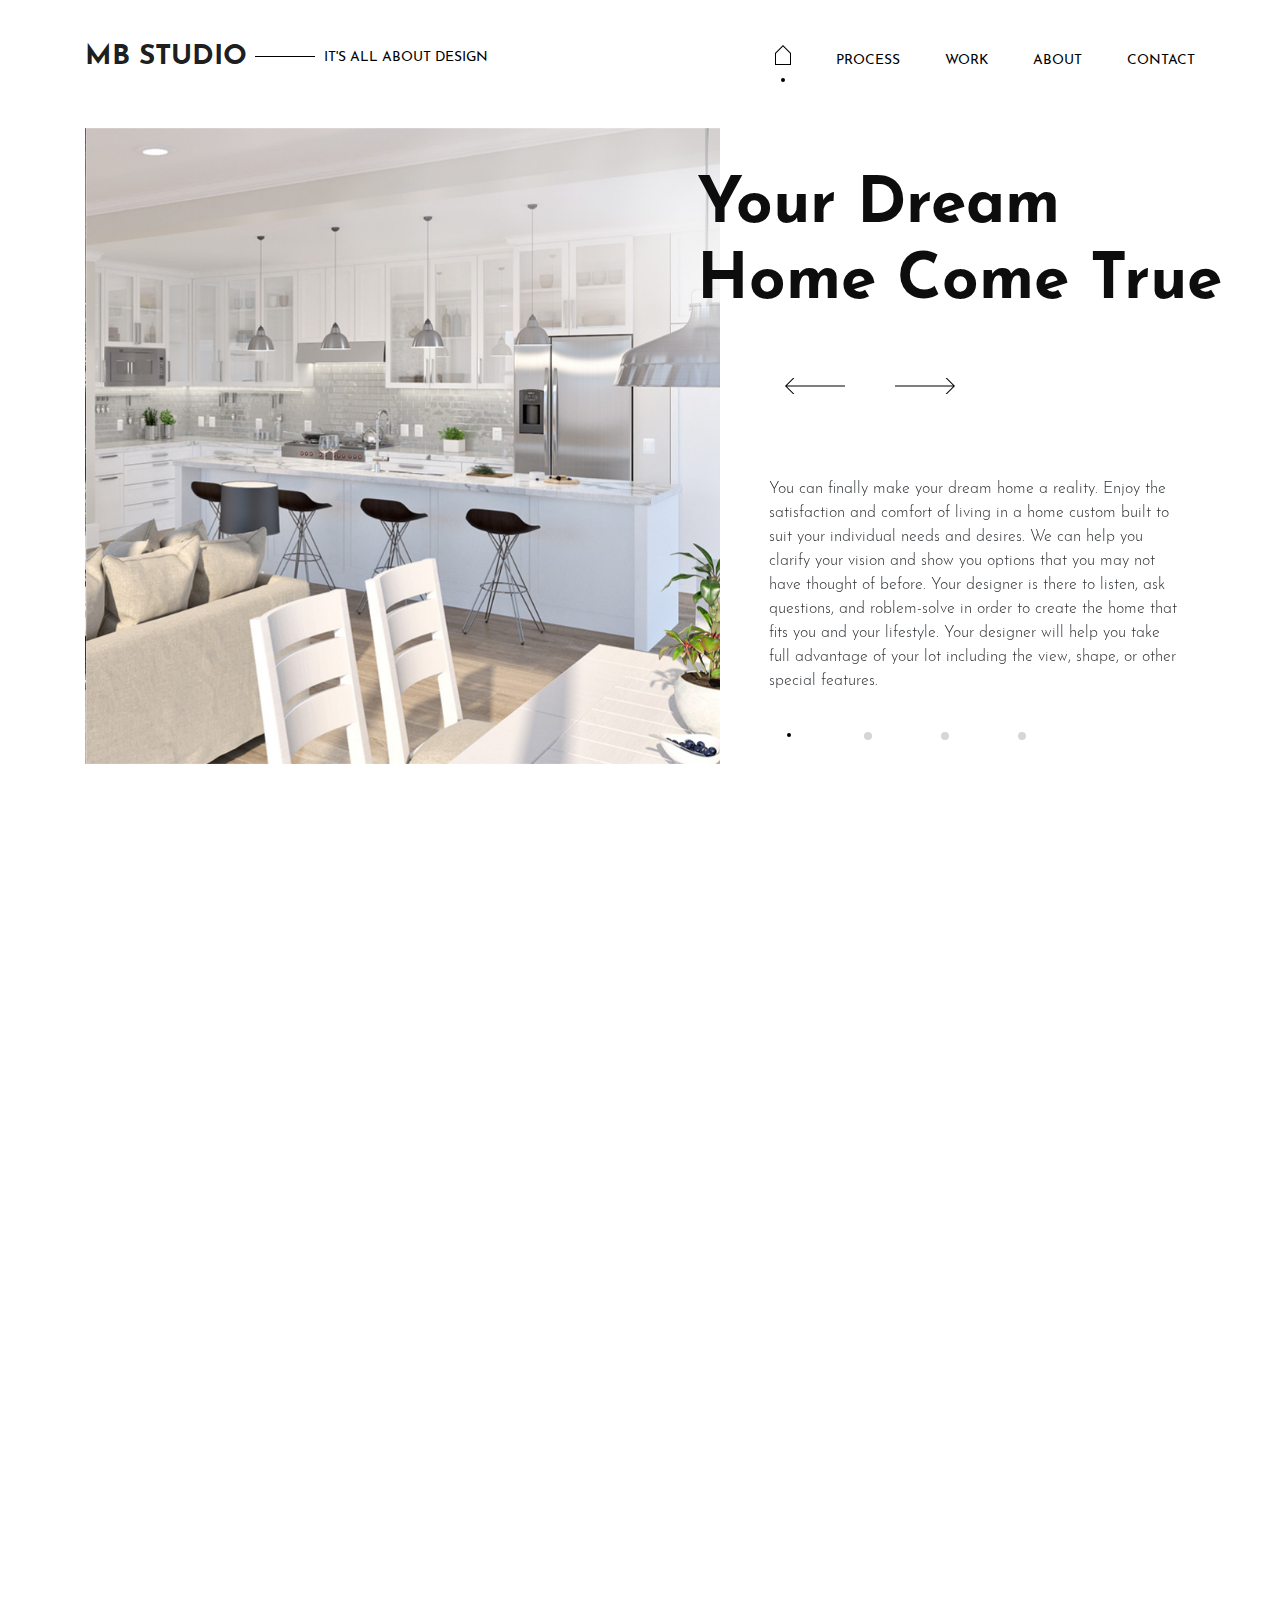
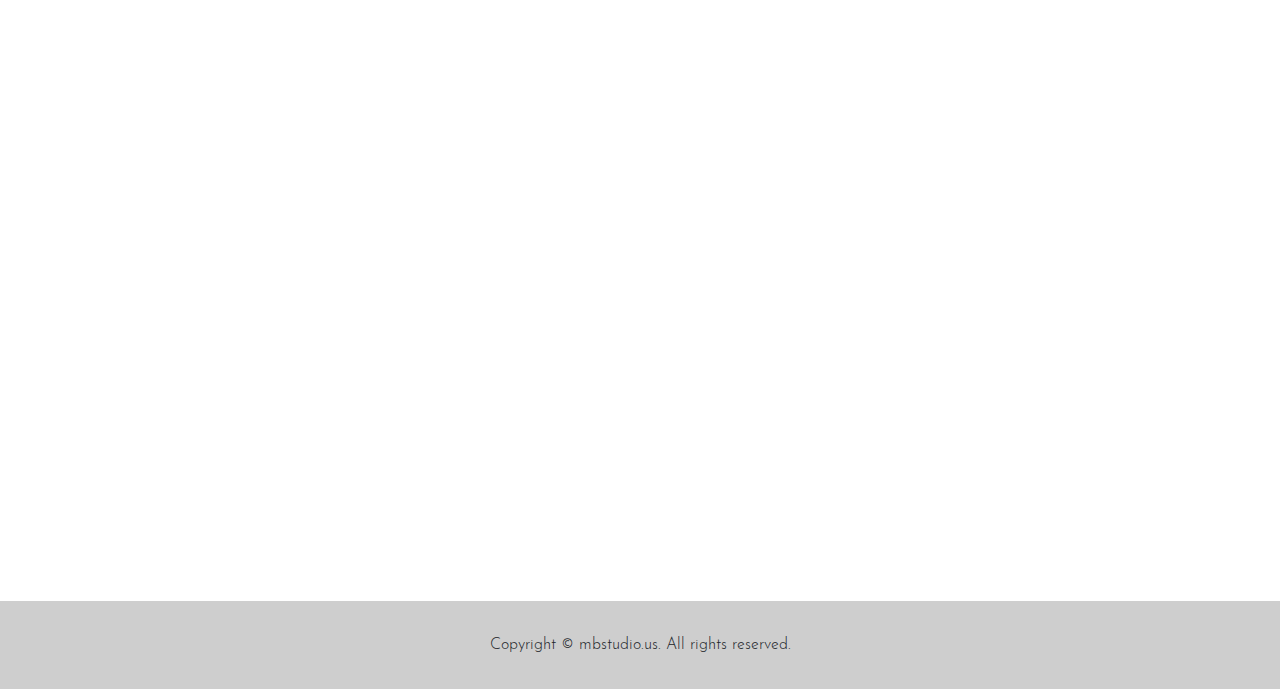
<file: index.html>
<!DOCTYPE html>
<!--
To change this license header, choose License Headers in Project Properties.
To change this template file, choose Tools | Templates
and open the template in the editor.
-->
<html lang="en">

<head>
    <title>MBstudio</title>
    <meta charset="UTF-8">
    <meta name="viewport" content="width=device-width, initial-scale=1.0">

    <!--iOS compatibile--> 
    <meta name="apple-mobile-web-app-capable" content="yes">
    <meta name="apple-mobile-web-app-title" content="MBstudio">
    <link rel="apple-touch-icon" href="putanja do ikonice favicon li neke">

    <!--Android compatibile-->
    <meta name="mobile-web-app-capable" content="yes">
    <meta name="aplication-name" content="MBstudio">
    <link rel="icon" type="icon/png" href="putanja do ikonice favicon li neke">

    <!--FONTOVI-->
    <!--Awesome-->
    <link rel="stylesheet" href="https://cdnjs.cloudflare.com/ajax/libs/font-awesome/4.7.0/css/font-awesome.min.css">

    <!--bootstrap-->
    <link href="css/fullpage.min.css" rel="stylesheet" type="text/css" />
    <link href="css/bootstrap.css" rel="stylesheet" type="text/css" />

    <!--external css, like plugins ...-->
    <link href="css/owl.carousel.css" rel="stylesheet" type="text/css" />

    <!--theme css-->
    <link href="css/theme.css" rel="stylesheet" type="text/css" />

    <!-- HTML5 shim and Respond.js for IE8 support of HTML5 elements and media queries -->
    <!-- WARNING: Respond.js doesn't work if you view the page via file:// -->
    <!--[if lt IE 9]>
          <script src="https://oss.maxcdn.com/html5shiv/3.7.3/html5shiv.min.js"></script>
          <script src="https://oss.maxcdn.com/respond/1.4.2/respond.min.js"></script>
        <![endif]-->

</head>

<body>
    <header>
        <div class="container">
            <nav class="navbar navbar-expand-lg navbar-light p-0">
                <h1>
                    <a class="navbar-brand text-uppercase" href="index.html">mb studio</a>
                    <a href="index.html" class="text-uppercase navbar-brand-info d-none d-md-inline-block">it's all
                        about design</a>
                </h1>
                <button class="navbar-toggler" type="button" data-toggle="collapse" data-target="#main-menu"
                    aria-controls="main-menu" aria-expanded="false" aria-label="Toggle navigation">
                    <span class="navbar-toggler-icon">
                        <?xml version="1.0" encoding="utf-8"?>
                        <!-- Generator: Adobe Illustrator 22.1.0, SVG Export Plug-In . SVG Version: 6.00 Build 0)  -->
                        <svg version="1.1" id="Layer_1" xmlns="http://www.w3.org/2000/svg"
                            xmlns:xlink="http://www.w3.org/1999/xlink" x="0px" y="0px" viewBox="0 0 32 20"
                            style="enable-background:new 0 0 32 20;" xml:space="preserve">
                            <g>
                                <rect width="32" height="1" />
                            </g>
                            <g>
                                <rect y="9.5" width="32" height="1" />
                            </g>
                            <g>
                                <rect y="19" width="32" height="1" />
                            </g>
                        </svg>

                    </span>
                </button>

                <div class="collapse navbar-collapse" id="main-menu">
                    <ul class="navbar-nav ml-auto text-uppercase">
                        <li class="nav-item">
                            <a class="nav-link active" href="/"><img class="home"
                                    src="img/icon_home-01.svg"></a>
                        </li>
                        <li class="nav-item">
                            <a class="nav-link" href="process.html">process</a>
                        </li>
                        <li class="nav-item">
                            <a class="nav-link" href="work.php">work</a>
                        </li>
                        <li class="nav-item">
                            <a class="nav-link" href="about.html">about</a>
                        </li>
                        <li class="nav-item">
                            <a class="nav-link" href="contact.html">contact</a>
                        </li>
                    </ul>
                </div>
            </nav>
        </div>
    </header>
    <main>

        <section class="featured-slider">
            <div class="container">
                <div class="featured-slider-item">
                    <div class="row">
                        <div class="col-12 col-lg-7 mb-3">
                            <a href="#" class="">
                                <div class="image owl-carousel">
                                    <img src="img/mbstudio-slider-img-1.jpg" alt="" />
                                    <img src="img/mbstudio-slider-img-2.jpg" alt="" />
                                    <img src="img/mbstudio-slider-img-3.jpg" alt="" />
                                    <img src="img/mbstudio-slider-img-4.jpg" alt="" />
                                </div>
                            </a>
                        </div>
                        <div class="col-12 col-lg-5 pl-xl-5">
                            <div class="featured-slider-title text-center mb-3">
                                <h1 class="text-capitalize">
                                    Your dream home come true
                                </h1>
                            </div>
                            <div class="featured-slider-info text-center">
                                <p>
                                    You can finally make your dream home a reality.
                                    Enjoy the satisfaction and comfort of living
                                    in a home custom built to suit your individual
                                    needs and desires. We can help you clarify
                                    your vision and show you options that you
                                    may not have thought of before. Your designer
                                    is there to listen, ask questions, and
                                    roblem-solve in order to create the home that
                                    fits you and your lifestyle. Your designer
                                    will help you take full advantage of your
                                    lot including the view, shape, or other
                                    special features.
                                </p>
                            </div>
                        </div>
                    </div>
                </div>
            </div>

            <div class="scroll d-none">
                <span>scroll down</span>
            </div>
        </section>
        <section class="services mb-5 mb-md-0">
            <div class="container" id="container">
                <div class="row">
                    <div class="col-12 col-xm-6 col-lg-3 b-right mb-5 mb-lg-0 servicesScene">
                        <div class="services-item" data-animation="">
                            <p class="services-item-num">01</p>
                            <h6>Custom residential design</h6>
                            <p>
                                As an exception, we also provide services in
                                major remodeling on work on whole existing
                                houses (complete exterior and interior home
                                design, floor plans, new material used across
                                whole house, roof lines, etc.) By the end,
                                you will have a brand-new house that fits
                                you and your lifestyle.
                            </p>
                            <a href="process.html" class="text-uppercase">
                                <p class="mb-2">read more<span class="arrow-small"><img
                                            src="img/arrow_small-01.svg"></span></p>
                            </a>
                        </div>
                    </div>
                    <div class="col-12 col-xm-6 col-lg-3 px-xxl-3 b-lg-right mb-5 mb-lg-0 servicesScene">
                        <div class="services-item pr-0">
                            <p class="services-item-num">02</p>
                            <h6>3d visual presentation</h6>
                            <p>
                                A 3D Visual will present to you, in the best
                                light, the design work in customer and
                                planning department eye. Presenting ideas &
                                design to the planning department using 3D
                                realistic visual presentation will speed up
                                the permit process; a process which can be
                                sometimes really painful in many cities.
                            </p>
                            <a href="process.html" class="text-uppercase ">
                                <p class="mb-2">read more<span class="arrow-small"><img
                                            src="img/arrow_small-01.svg"></span></p>
                            </a>
                        </div>
                    </div>
                    <div class="col-12 col-xm-6 col-lg-3 b-right mb-5 mb-lg-0 servicesScene">
                        <div class="services-item">
                            <p class="services-item-num">03</p>
                            <h6>multi-family design</h6>
                            <p>
                                Building multi-family housing can be
                                profitable and rewarding. You can get custom
                                designs along with services to help you
                                obtain building permits quickly and easily.
                            </p>
                            <a href="process.html" class="text-uppercase">
                                <p class="mb-2">read more<span class="arrow-small"><img
                                            src="img/arrow_small-01.svg"></span></p>
                            </a>
                        </div>
                    </div>
                    <div class="col-12 col-xm-6 col-lg-3 mb-5 mb-lg-0 servicesScene">
                        <div class="services-item">
                            <p class="services-item-num">04</p>
                            <h6>permit process</h6>
                            <p>
                                At this point, design development is frozen,
                                3D renderings of interior will be done, and
                                only minor changes discovered during
                                construction plan development will be made
                                in order to further optimize and refine the
                                plan. All dimensions, notes, details, and
                                sections are added to the set of plans. It
                                is ready for Building department. We work
                                with building department, on any request to
                                obtain permit.
                            </p>
                            <a href="process.html" class="text-uppercase">
                                <p class="mb-2">read more<span class="arrow-small"><img
                                            src="img/arrow_small-01.svg"></span></p>
                            </a>
                        </div>
                    </div>
                    <div class="col-12 d-none d-md-block">
                        <div class="services-img" id="services-img">
                            <img class="img-fluid" src="img/mbstudio-home-img.jpg" alt="" />
                        </div>
                    </div>
                </div>
            </div>
        </section>
        <section class="social">
            <div class="container">
                <div class="row">
                    <div class="col-12 col-md-6 col-lg-3 b-md-right pt-4 pl-xl-5 mb-md-4 socialScene">
                        <div class="social-item mb-4 mb-md-0">
                            <h3>follow us</h3>
                            <p>
                                Feel free to browse around the site and take
                                a glance at our accomplishments.
                            </p>
                        </div>
                    </div>
                    <div class="col-12 col-md-6 col-lg-3 b-lg-right pt-4 socialScene">
                        <div class="logo text-center mb-4 mb-md-0 pl-md-4 pl-lg-0">
                            <img src="img/logo_home.jpg" alt="" />
                        </div>
                    </div>
                    <div class="col-12 col-md-6 col-lg-3 b-md-right pt-4 socialScene">
                        <div class="social-fa mb-4 mb-md-0 ">
                            <a href="https://www.youtube.com/channel/UCeuUNl5fqcsTqieXWusaxsw" target="blank_">
                                <span class="yt">
                                    <img src="img/icon_youtube-01.svg">
                                </span>
                                <h6>youtube</h6>
                                <p>watch & subscrbie<span class="arrow-small"><img src="img/arrow_small-01.svg"></span>
                                </p>
                            </a>
                        </div>
                    </div>
                    <div class="col-12 col-md-6 col-lg-3 pt-4 socialScene">
                        <div class="social-fa mb-4 mb-md-0 pl-md-4 pl-lg-0">
                            <a href="https://twitter.com/mbstudious?lang=en" target="blank_">
                                <span class="tw">
                                    <img src="img/icon_twitter-01.svg">
                                </span>
                                <h6>twitter</h6>
                                <p>follow us<span class="arrow-small"><img src="img/arrow_small-01.svg"></span></p>
                            </a>
                        </div>
                    </div>
                </div>
            </div>
        </section>
    </main>
    <footer>
        <div class="copyright">
            <p>
                Copyright © mbstudio.us. All rights reserved.
            </p>
        </div>
    </footer>
    <!--SCRIPTS goes here-->
    <!--First jquery, then popper and finaly bootstrap-->
    <script src="js/jquery.min.js" type="text/javascript"></script>
    <script src="js/popper.js" type="text/javascript"></script>
    <script src="js/fullpage.js" type="text/javascript"></script>
    <script src="js/bootstrap.min.js" type="text/javascript"></script>

    <script src="js/owl.carousel.js" type="text/javascript"></script>
    <script src="js/TweenMax.min.js" type="text/javascript"></script>
    <script src="js/ScrollMagic.js" type="text/javascript"></script>
    <script src="js/animation.gsap.js" type="text/javascript"></script>
    <script src="js/debug.addIndicators.js" type="text/javascript"></script>
    <!--All page js-->
    <script src="js/main.js" type="text/javascript"></script>
</body>

</html>
</file>
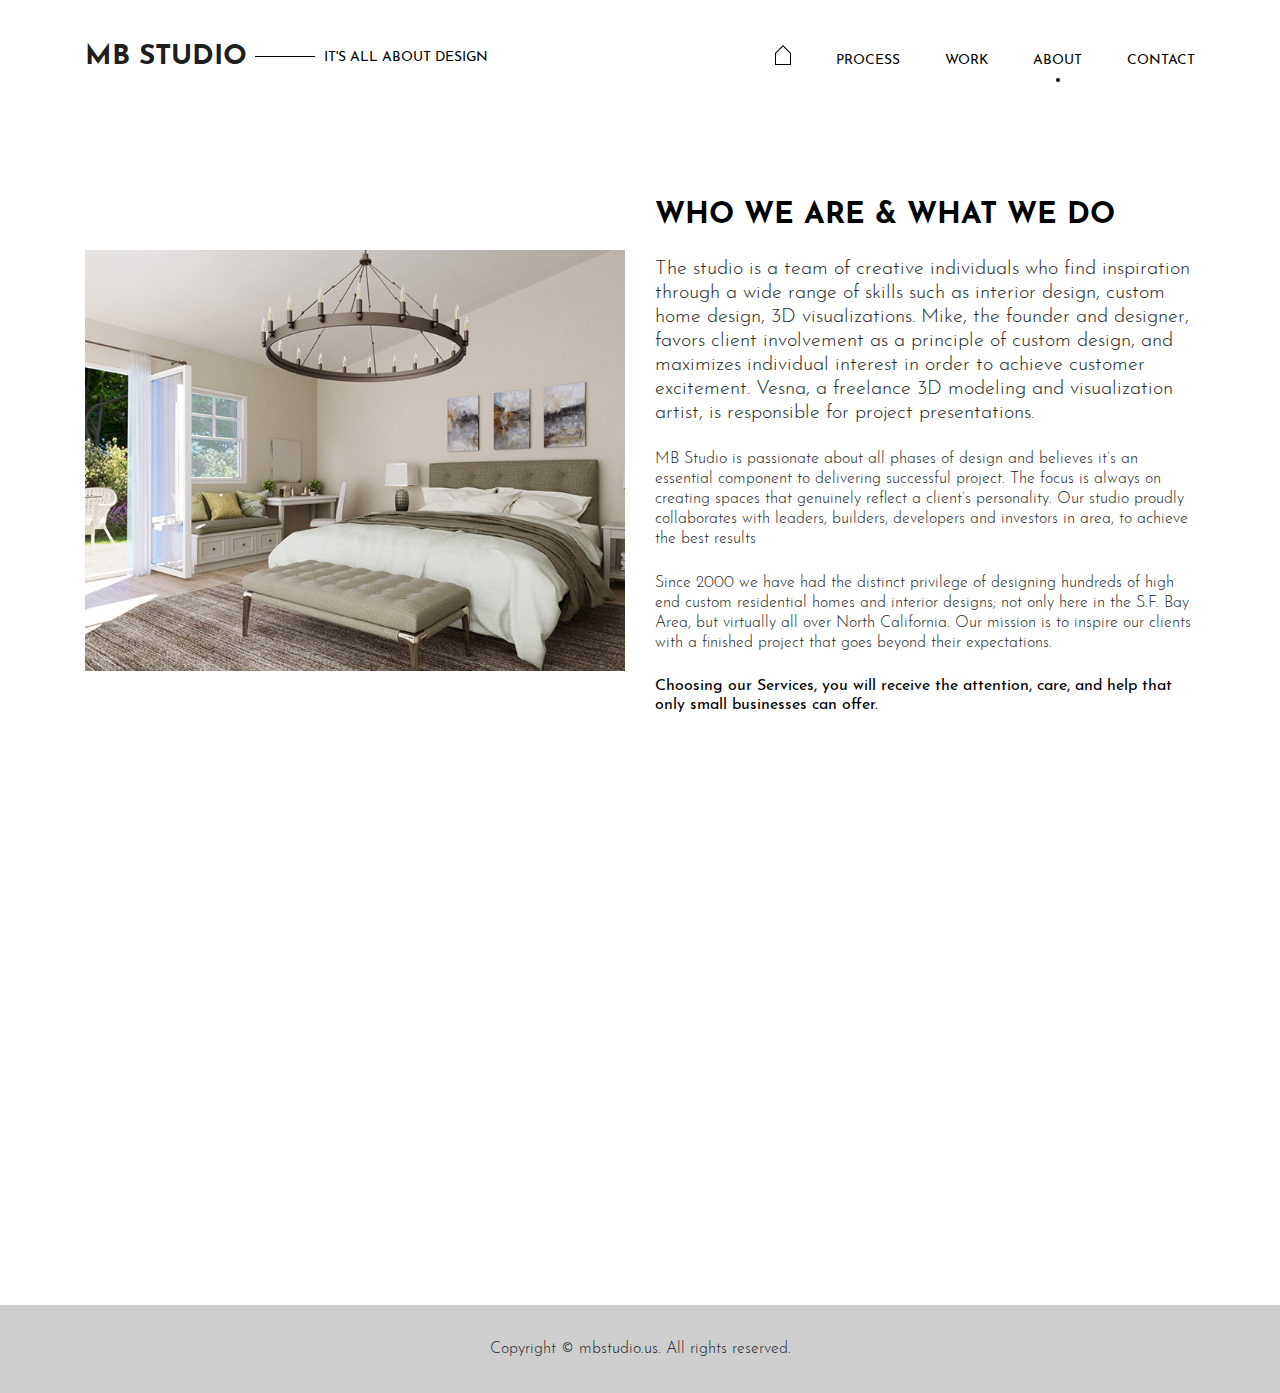
<file: about.html>
<!DOCTYPE html>
<!--
To change this license header, choose License Headers in Project Properties.
To change this template file, choose Tools | Templates
and open the template in the editor.
-->
<html lang="en">

<head>
    <title>MBstudio</title>
    <meta charset="UTF-8">
    <meta name="viewport" content="width=device-width, initial-scale=1.0">

    <!--iOS compatibile-->
    <meta name="apple-mobile-web-app-capable" content="yes">
    <meta name="apple-mobile-web-app-title" content="MBstudio">
    <link rel="apple-touch-icon" href="putanja do ikonice favicon li neke">

    <!--Android compatibile-->
    <meta name="mobile-web-app-capable" content="yes">
    <meta name="aplication-name" content="MBstudio">
    <link rel="icon" type="icon/png" href="putanja do ikonice favicon li neke">

    <!--FONTOVI-->
    <!--Awesome-->
    <link rel="stylesheet" href="https://cdnjs.cloudflare.com/ajax/libs/font-awesome/4.7.0/css/font-awesome.min.css">

    <!--bootstrap-->
    <link href="css/bootstrap.css" rel="stylesheet" type="text/css" />

    <!--external css, like plugins ...-->
    <link href="css/owl.carousel.css" rel="stylesheet" type="text/css" />

    <!--theme css-->
    <link href="css/theme.css" rel="stylesheet" type="text/css" />

    <!-- HTML5 shim and Respond.js for IE8 support of HTML5 elements and media queries -->
    <!-- WARNING: Respond.js doesn't work if you view the page via file:// -->
    <!--[if lt IE 9]>
          <script src="https://oss.maxcdn.com/html5shiv/3.7.3/html5shiv.min.js"></script>
          <script src="https://oss.maxcdn.com/respond/1.4.2/respond.min.js"></script>
        <![endif]-->

</head>

<body>
    <header>
        <div class="container">
            <nav class="navbar navbar-expand-lg navbar-light p-0">
                <h1>
                    <a class="navbar-brand text-uppercase" href="index.html">mb studio</a>
                    <a href="index.html" class="text-uppercase navbar-brand-info d-none d-md-inline-block">it's all
                        about design</a>
                </h1>
                <button class="navbar-toggler" type="button" data-toggle="collapse" data-target="#main-menu"
                    aria-controls="main-menu" aria-expanded="false" aria-label="Toggle navigation">
                    <span class="navbar-toggler-icon">
                        <?xml version="1.0" encoding="utf-8"?>
                        <!-- Generator: Adobe Illustrator 22.1.0, SVG Export Plug-In . SVG Version: 6.00 Build 0)  -->
                        <svg version="1.1" id="Layer_1" xmlns="http://www.w3.org/2000/svg"
                            xmlns:xlink="http://www.w3.org/1999/xlink" x="0px" y="0px" viewBox="0 0 32 20"
                            style="enable-background:new 0 0 32 20;" xml:space="preserve">
                            <g>
                                <rect width="32" height="1" />
                            </g>
                            <g>
                                <rect y="9.5" width="32" height="1" />
                            </g>
                            <g>
                                <rect y="19" width="32" height="1" />
                            </g>
                        </svg>
                    </span>
                </button>

                <div class="collapse navbar-collapse" id="main-menu">
                    <ul class="navbar-nav ml-auto text-uppercase">
                        <li class="nav-item active">
                            <a class="nav-link" href="index.html"><img class="home" src="img/icon_home-01.svg"></a>
                        </li>
                        <li class="nav-item">
                            <a class="nav-link" href="process.html">process</a>
                        </li>
                        <li class="nav-item">
                            <a class="nav-link" href="work.html">work</a>
                        </li>
                        <li class="nav-item">
                            <a class="nav-link active" href="about.html">about</a>
                        </li>
                        <li class="nav-item">
                            <a class="nav-link" href="contact.html">contact</a>
                        </li>
                    </ul>
                </div>
            </nav>
        </div>
    </header>
    <main>
        <section class="whoWeAre">
            <div class="container">
                <div class="row">
                    <div class="col-12 col-lg-6 pb-4 pb-lg-0 align-self-center">
                        <div class="whoWeAre-item">
                            <figure class="mb-0">
                                <img class="img-fluid" src="img/mbstudio-about-img.jpg" alt="" />
                            </figure>
                        </div>
                    </div>
                    <div class="col-12 col-lg-6 align-self-center">
                        <div class="whoWeAre-info mx-auto">
                            <h3 class="text-uppercase mb-4">who we are & what we do</h3>
                            <p class="info-1 mb-3">
                                The studio is a team of creative individuals
                                who find inspiration through a wide range of
                                skills such as interior design, custom home
                                design, 3D visualizations. Mike, the founder
                                and designer, favors client involvement as a
                                principle of custom design, and maximizes
                                individual interest in order to achieve
                                customer excitement. Vesna, a freelance 3D
                                modeling and visualization artist, is
                                responsible for project presentations.
                            </p>
                            <p class="info-2 mb-3">
                                MB Studio is passionate about all phases of
                                design and believes it’s an essential
                                component to delivering successful project.
                                The focus is always on creating spaces that
                                genuinely reflect a client’s personality. Our
                                studio proudly collaborates with leaders,
                                builders, developers and investors in area,
                                to achieve the best results
                            </p>
                            <p class="info-3 mb-3">
                                Since 2000 we have had the distinct privilege
                                of designing hundreds of high end custom
                                residential homes and interior designs; not
                                only here in the S.F. Bay Area, but
                                virtually all over North California. Our
                                mission is to inspire our clients with a
                                finished project that goes beyond their
                                expectations.
                            </p>
                            <h6>
                                Choosing our Services, you will receive the
                                attention, care, and help that only small
                                businesses can offer.
                            </h6>
                        </div>
                    </div>
                </div>
            </div>
        </section>
        <section class="team">
            <div class="container" id="aboutTween">
                <div class="row text-center text-md-left">
                    <div class="col-12 col-md-6  b-md-right b-lg-right-0 aboutScene">
                        <div class="team-mike">
                            <div class="row">
                                <div class="col-12 col-lg-5">
                                    <figure class="mb-0 d-inline-block">
                                        <img src="img/mbstudio-contact-mike-img.jpg" alt="" />
                                    </figure>
                                </div>
                                <div class="col-12 col-lg-6 pl-xl-5">
                                    <p class="text-uppercase team-title">
                                        founder & designer
                                    </p>
                                    <h6 class="text-uppercase">mike</h6>
                                    <p class="team-info">
                                        Mike, the founder and designer, favors
                                        client involvement as a principle of
                                        custom design, and maximizes individual
                                        interest in order to achieve customer
                                        excitement.
                                    </p>
                                </div>
                            </div>
                        </div>
                    </div>
                    <div class="col-12 col-md-6 aboutScene">
                        <div class="team-vesna">
                            <div class="row">
                                <div class="col-12 col-lg-5">
                                    <figure class="mb-0 d-inline-block">
                                        <img src="img/mbstudio-contact-vesna-img.jpg" alt="" />
                                    </figure>
                                </div>
                                <div class="col-12 col-lg-6 pl-xl-5">
                                    <p class="text-uppercase team-title">
                                        3d artist
                                    </p>
                                    <h6 class="text-uppercase">vesna</h6>
                                    <p class="team-info">
                                        Vesna, a freelance 3D modeling and
                                        visualization artist, is responsible
                                        for project presentations.
                                    </p>
                                </div>
                            </div>
                        </div>
                    </div>
                </div>
            </div>
        </section>
    </main>
    <footer>
        <div class="copyright">
            <p>
                Copyright © mbstudio.us. All rights reserved.
            </p>
        </div>
    </footer>
    <!--SCRIPTS goes here-->
    <!--First jquery, then popper and finaly bootstrap-->
    <script src="js/jquery.min.js" type="text/javascript"></script>
    <script src="js/popper.js" type="text/javascript"></script>
    <script src="js/bootstrap.min.js" type="text/javascript"></script>

    <script src="js/owl.carousel.js" type="text/javascript"></script>
    <script src="js/TweenMax.min.js" type="text/javascript"></script>
    <script src="js/ScrollMagic.js" type="text/javascript"></script>
    <script src="js/animation.gsap.js" type="text/javascript"></script>
    <script src="js/debug.addIndicators.js" type="text/javascript"></script>
    <!--All page js-->
    <script src="js/main.js" type="text/javascript"></script>
</body>

</html>
</file>
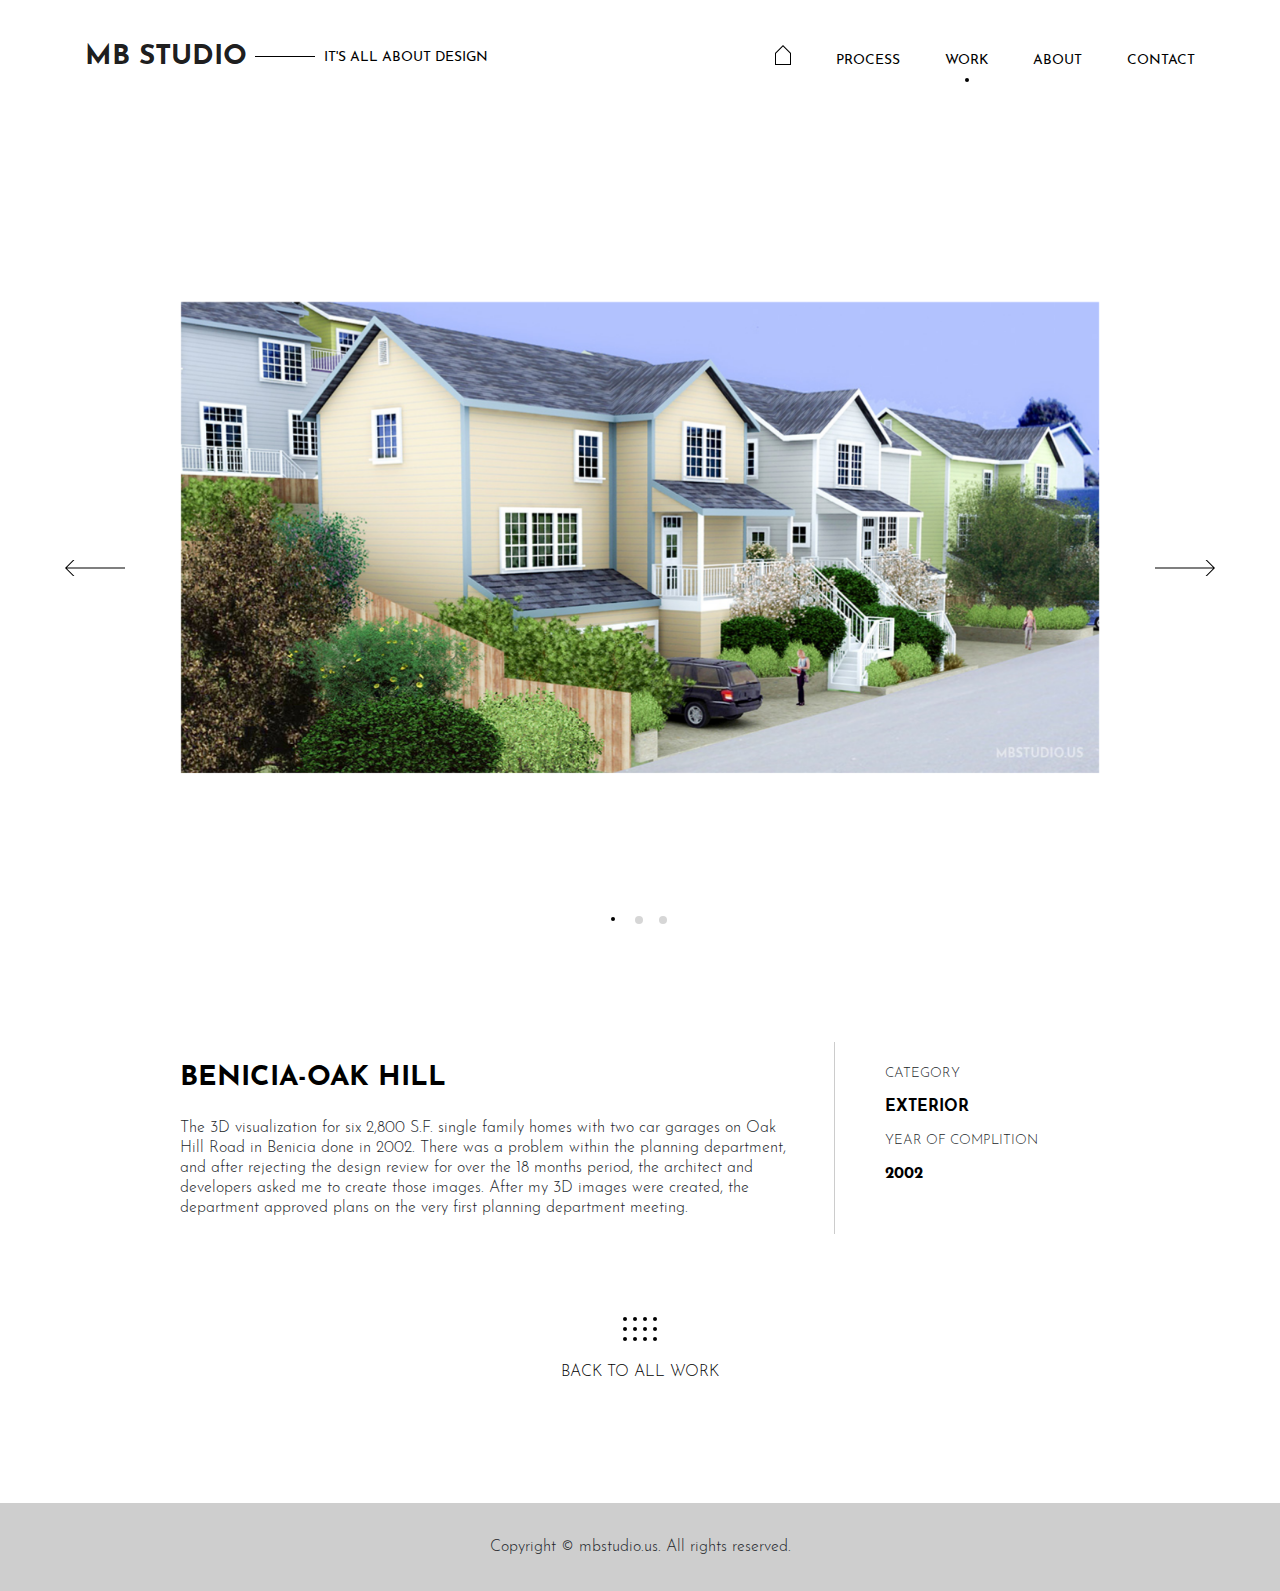
<file: benicia.html>
<!DOCTYPE html>
<!--
To change this license header, choose License Headers in Project Properties.
To change this template file, choose Tools | Templates
and open the template in the editor.
-->
<html lang="en">
    <head>
        <title>MBstudio</title>
        <meta charset="UTF-8">
        <meta name="viewport" content="width=device-width, initial-scale=1.0">

        <!--iOS compatibile-->
        <meta name="apple-mobile-web-app-capable" content="yes">
        <meta name="apple-mobile-web-app-title" content="MBstudio">
        <link rel="apple-touch-icon" href="putanja do ikonice favicon li neke">        

        <!--Android compatibile-->
        <meta name="mobile-web-app-capable" content="yes">
        <meta name="aplication-name" content="MBstudio">
        <link rel="icon" type="icon/png" href="putanja do ikonice favicon li neke">

        <!--FONTOVI-->
        <!--Awesome-->
        <link rel="stylesheet" href="https://cdnjs.cloudflare.com/ajax/libs/font-awesome/4.7.0/css/font-awesome.min.css">

        <!--bootstrap-->
        <link href="css/bootstrap.css" rel="stylesheet" type="text/css"/>

        <!--external css, like plugins ...-->
        <link href="css/owl.carousel.css" rel="stylesheet" type="text/css"/>

        <!--theme css-->
        <link href="css/theme.css" rel="stylesheet" type="text/css"/>

        <!-- HTML5 shim and Respond.js for IE8 support of HTML5 elements and media queries -->
        <!-- WARNING: Respond.js doesn't work if you view the page via file:// -->
        <!--[if lt IE 9]>
          <script src="https://oss.maxcdn.com/html5shiv/3.7.3/html5shiv.min.js"></script>
          <script src="https://oss.maxcdn.com/respond/1.4.2/respond.min.js"></script>
        <![endif]-->

    </head>
    <body>
        <header>
            <div class="container">
                <nav class="navbar navbar-expand-lg navbar-light p-0">
                    <h1>
                            <a class="navbar-brand text-uppercase" href="index.html">mb studio</a>
                            <a href="index.html" class="text-uppercase navbar-brand-info d-none d-md-inline-block">it's all
                                about design</a>
                    </h1>
                    <button class="navbar-toggler" type="button" data-toggle="collapse" data-target="#main-menu" aria-controls="main-menu" aria-expanded="false" aria-label="Toggle navigation">
                        <span class="navbar-toggler-icon">
                            <?xml version="1.0" encoding="utf-8"?>
                        <!-- Generator: Adobe Illustrator 22.1.0, SVG Export Plug-In . SVG Version: 6.00 Build 0)  -->
                        <svg version="1.1" id="Layer_1" xmlns="http://www.w3.org/2000/svg"
                            xmlns:xlink="http://www.w3.org/1999/xlink" x="0px" y="0px" viewBox="0 0 32 20"
                            style="enable-background:new 0 0 32 20;" xml:space="preserve">
                            <g>
                                <rect width="32" height="1" />
                            </g>
                            <g>
                                <rect y="9.5" width="32" height="1" />
                            </g>
                            <g>
                                <rect y="19" width="32" height="1" />
                            </g>
                        </svg>
                        </span>
                    </button>

                    <div class="collapse navbar-collapse" id="main-menu">
                        <ul class="navbar-nav ml-auto text-uppercase">
                            <li class="nav-item active">
                                <a class="nav-link" href="index.html"><img class="home" src="img/icon_home-01.svg"></a>
                            </li>
                            <li class="nav-item">
                                <a class="nav-link" href="process.html">process</a>
                            </li>
                            <li class="nav-item">
                                <a class="nav-link active" href="work.html">work</a>
                            </li>
                            <li class="nav-item">
                                <a class="nav-link" href="about.html">about</a>
                            </li>
                            <li class="nav-item">
                                <a class="nav-link" href="contact.html">contact</a>
                            </li>
                        </ul>
                    </div>
                </nav>
            </div>
        </header>
        <main>
            <section class="single-work">
                <div class="container">
                    <div class="row justify-content-center">
                        <div class="col-12 col-md-10">
                            <div class="single-work-gallery owl-carousel">
                                    <img src="img/benicia-oak-hill/mbstudio-benicia-oak-hill-img-3.jpg" alt=""/>
                                <img src="img/benicia-oak-hill/mbstudio-benicia-oak-hill-img-1.jpg" alt=""/>
                                <img src="img/benicia-oak-hill/mbstudio-benicia-oak-hill-img-2.jpg" alt=""/>
                            </div>
                        </div>
                        <div class="col-12 col-lg-7">
                            <div class="single-work-item">
                                <h3 class="text-uppercase">benicia-oak hill</h3>
                                <p>
                                    The 3D visualization for six 2,800 S.F. single
                                    family homes with two car garages on Oak Hill
                                    Road in Benicia done in 2002. There was a 
                                    problem within the planning department, and 
                                    after rejecting the design review for over 
                                    the 18 months period, the architect and 
                                    developers asked me to create those images. 
                                    After my 3D images were created, the department
                                    approved plans on the very first planning
                                    department meeting.
                                </p>
                            </div>
                        </div>
                        <div class="col-12 col-lg-3">
                            <div class="single-work-info">
                                <div class="category">
                                    <p>category</p>
                                    <h6>exterior</h6>
                                </div>
                                <div class="year">
                                    <p>year of complition</p>
                                    <h6>2002</h6>
                                </div>
                            </div>
                        </div>
                        <div class="col-12">
                            <div class="single-work-back">
                                <a href="work.html">
                                        <svg id="Layer_1" class="back" data-name="Layer 1" xmlns="http://www.w3.org/2000/svg" viewBox="0 0 34 24">
                                            <title>icon_back_to_list</title>
                                            <circle cx="2" cy="2" r="2"/><circle cx="12" cy="2" r="2"/><circle cx="22" cy="2" r="2"/><circle cx="32" cy="2" r="2"/><circle cx="2" cy="22" r="2"/><circle cx="12" cy="22" r="2"/><circle cx="22" cy="22" r="2"/><circle cx="32" cy="22" r="2"/><circle cx="2" cy="12" r="2"/><circle cx="12" cy="12" r="2"/><circle cx="22" cy="12" r="2"/><circle cx="32" cy="12" r="2"/>
                                        </svg>
                                    <p>back to all work</p>
                                </a>
                            </div>
                        </div>
                    </div>
                </div>
            </section>
        </main>
        <footer>
            <div class="copyright">
                <p>
                    Copyright © mbstudio.us. All rights reserved. 
                </p>
            </div>
        </footer>
        <!--SCRIPTS goes here-->
        <!--First jquery, then popper and finaly bootstrap-->
        <script src="js/jquery.min.js" type="text/javascript"></script>
        <script src="js/popper.js" type="text/javascript"></script>
        <script src="js/bootstrap.min.js" type="text/javascript"></script>

        <script src="js/owl.carousel.js" type="text/javascript"></script>
        <script src="js/TweenMax.min.js" type="text/javascript"></script>
        <!--All page js-->
        <script src="js/main.js" type="text/javascript"></script>
    </body>
</html>
</file>
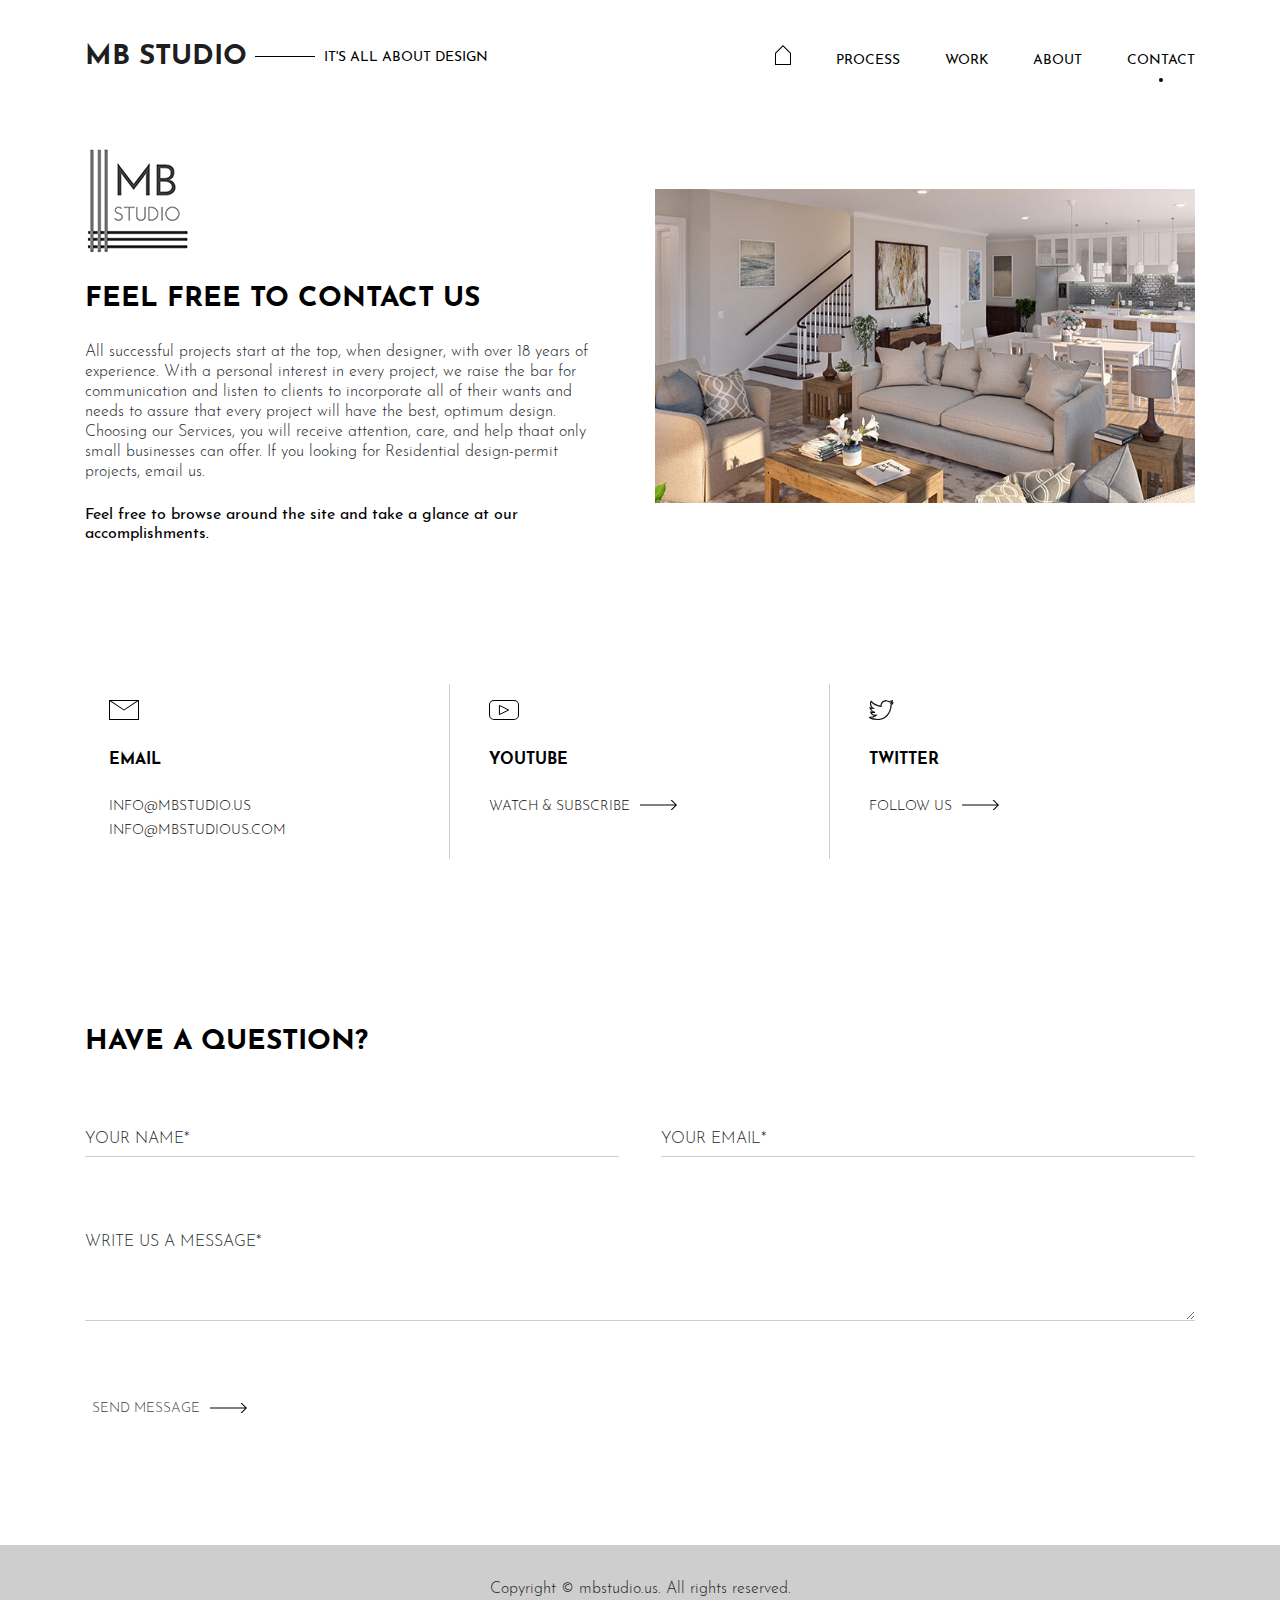
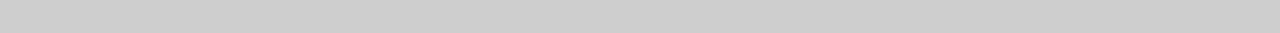
<file: contact.html>
<!DOCTYPE html>
<!--
To change this license header, choose License Headers in Project Properties.
To change this template file, choose Tools | Templates
and open the template in the editor.
-->
<html lang="en">

<head>
    <title>MBstudio</title>
    <meta charset="UTF-8">
    <meta name="viewport" content="width=device-width, initial-scale=1.0">

    <!--iOS compatibile-->
    <meta name="apple-mobile-web-app-capable" content="yes">
    <meta name="apple-mobile-web-app-title" content="MBstudio">
    <link rel="apple-touch-icon" href="putanja do ikonice favicon li neke">

    <!--Android compatibile-->
    <meta name="mobile-web-app-capable" content="yes">
    <meta name="aplication-name" content="MBstudio">
    <link rel="icon" type="icon/png" href="putanja do ikonice favicon li neke">

    <!--FONTOVI-->
    <!--Awesome-->
    <link rel="stylesheet" href="https://cdnjs.cloudflare.com/ajax/libs/font-awesome/4.7.0/css/font-awesome.min.css">

    <!--bootstrap-->
    <link href="css/bootstrap.css" rel="stylesheet" type="text/css" />

    <!--external css, like plugins ...-->
    <link href="css/owl.carousel.css" rel="stylesheet" type="text/css" />

    <!--theme css-->
    <link href="css/theme.css" rel="stylesheet" type="text/css" />

    <!-- HTML5 shim and Respond.js for IE8 support of HTML5 elements and media queries -->
    <!-- WARNING: Respond.js doesn't work if you view the page via file:// -->
    <!--[if lt IE 9]>
          <script src="https://oss.maxcdn.com/html5shiv/3.7.3/html5shiv.min.js"></script>
          <script src="https://oss.maxcdn.com/respond/1.4.2/respond.min.js"></script>
        <![endif]-->

</head>

<body>
    <header>
        <div class="container">
            <nav class="navbar navbar-expand-lg navbar-light p-0">
                <h1>
                    <a class="navbar-brand text-uppercase" href="index.html">mb studio</a>
                    <a href="index.html" class="text-uppercase navbar-brand-info d-none d-md-inline-block">it's all
                        about design</a>
                </h1>
                <button class="navbar-toggler" type="button" data-toggle="collapse" data-target="#main-menu"
                    aria-controls="main-menu" aria-expanded="false" aria-label="Toggle navigation">
                    <span class="navbar-toggler-icon">
                        <?xml version="1.0" encoding="utf-8"?>
                        <!-- Generator: Adobe Illustrator 22.1.0, SVG Export Plug-In . SVG Version: 6.00 Build 0)  -->
                        <svg version="1.1" id="Layer_1" xmlns="http://www.w3.org/2000/svg"
                            xmlns:xlink="http://www.w3.org/1999/xlink" x="0px" y="0px" viewBox="0 0 32 20"
                            style="enable-background:new 0 0 32 20;" xml:space="preserve">
                            <g>
                                <rect width="32" height="1" />
                            </g>
                            <g>
                                <rect y="9.5" width="32" height="1" />
                            </g>
                            <g>
                                <rect y="19" width="32" height="1" />
                            </g>
                        </svg>
                    </span>
                </button>

                <div class="collapse navbar-collapse" id="main-menu">
                    <ul class="navbar-nav ml-auto text-uppercase">
                        <li class="nav-item active">
                            <a class="nav-link" href="index.html"><img class="home" src="img/icon_home-01.svg"></a>
                        </li>
                        <li class="nav-item">
                            <a class="nav-link" href="process.html">process</a>
                        </li>
                        <li class="nav-item">
                            <a class="nav-link" href="work.html">work</a>
                        </li>
                        <li class="nav-item">
                            <a class="nav-link" href="about.html">about</a>
                        </li>
                        <li class="nav-item">
                            <a class="nav-link active" href="contact.html">contact</a>
                        </li>
                    </ul>
                </div>
            </nav>
        </div>
    </header>
    <!-- main start -->
    <main>
        <!-- contact section -->
        <section class="contact">
            <div class="container">
                <div class="row">
                    <div class="col-12 col-lg-6">
                        <!-- contact info -->
                        <div class="contact-info">
                            <figure>
                                <img src="img/logo_home.jpg" alt="" />
                            </figure>
                            <h3 class="text-uppercase contact-info-title">feel free to contact us</h3>
                            <p class="pr-4">
                                All successful projects start at the top,
                                when designer, with over 18 years of experience.
                                With a personal interest in every project,
                                we raise the bar for communication and listen
                                to clients to incorporate all of their wants
                                and needs to assure that every project will
                                have the best, optimum design. Choosing our
                                Services, you will receive attention, care,
                                and help thaat only small businesses can offer.
                                If you looking for Residential design-permit
                                projects, email us.
                            </p>
                            <h6>
                                Feel free to browse around the site and take
                                a glance at our accomplishments.
                            </h6>
                        </div><!-- contact info ends -->
                    </div>
                    <div class="col-12 col-lg-6 align-self-center">
                        <!-- contact photo -->
                        <div class="contact-photo">
                            <figure class="mb-0">
                                <img class="img-fluid" src="img/mbstudio-contact-img.jpg" alt="" />
                            </figure>
                        </div><!-- contact photo ends -->
                    </div>
                </div>
            </div>
        </section><!-- contact section ends -->
        <!-- contact social -->
        <section class="contact-social">
            <div class="container">
                <div class="row text-center text-xm-left">
                    <div class="col-12 col-xm-6 col-lg-4 mb-5 b-lg-right">
                        <div class="contact-social-item pl-3 pl-md-0 px-md-5 px-lg-3 pt-3 px-xl-4 px-xxl-5">
                            <a href="#" class="icon">
                                <img src="img/icon_envelope-01.svg">
                            </a>
                            <h6 class="text-uppercase">email</h6>
                            <a href="emailto: info@mbstudio.us" class="desc">
                                <p class="text-uppercase mb-0">info@mbstudio.us</p>
                            </a>
                            <a href="emailto: info@mbstudious.com" class="desc">
                                <p class="text-uppercase">info@mbstudious.com</p>
                            </a>
                        </div>
                    </div>
                    <div class="col-12 col-xm-6 col-lg-4 mb-5 b-lg-right">
                        <div class="contact-social-item pl-3 pl-md-0 px-md-5 px-lg-2 pt-3 px-xl-4 px-xxl-5">
                            <a href="https://www.youtube.com/channel/UCeuUNl5fqcsTqieXWusaxsw" target="blank_" class="icon">
                                <img src="img/icon_youtube-01.svg">
                            </a>
                            <h6 class="text-uppercase">youtube</h6>
                            <a href="https://www.youtube.com/channel/UCeuUNl5fqcsTqieXWusaxsw" target="blank_" class="desc">
                                <p class="text-uppercase">watch & subscribe<span class="arrow-small"><img
                                            src="img/arrow_small-01.svg"></span></p>
                            </a>
                        </div>
                    </div>
                    <div class="col-12 col-xm-6 col-lg-4">
                        <div class="contact-social-item pl-3 pl-md-0 px-md-5 px-lg-3 pt-3 px-xl-4 px-xxl-5">
                            <a href="https://twitter.com/mbstudious?lang=en" target="blank_" class="icon">
                                <img src="img/icon_twitter-01.svg">
                            </a>
                            <h6 class="text-uppercase">twitter</h6>
                            <a href="https://twitter.com/mbstudious?lang=en" target="blank_" class="desc">
                                <p class="text-uppercase">follow us<span class="arrow-small"><img
                                            src="img/arrow_small-01.svg"></span></p>
                            </a>
                        </div>
                    </div>
                </div>
            </div>
        </section><!-- contact social ends -->
        <!-- contact form -->
        <section class="contact-form">
            <div class="container">
                <h3 class="text-uppercase">have a question?</h3>
                <form class="form-row">
                    <fieldset class="col-12 col-md-6">
                        <div class="form-group pr-xl-3">
                            <label class="form-label" for="name">Your name*</label>
                            <input class="form-control" type="text" id="name" name="name">
                        </div>
                    </fieldset>
                    <fieldset class="col-12 col-md-6">
                        <div class="form-group pl-xl-3">
                            <label class="form-label" for="email">Your email*</label>
                            <input class="form-control" type="email" id="email" name="email">
                        </div>
                    </fieldset>
                    <fieldset class="col-12">
                        <div class="form-group">
                            <label class="form-label-tx" for="message">write us a message*</label>
                            <textarea class="form-control" id="message"></textarea>
                        </div>
                    </fieldset>
                    <button type="submit" class="btn btn-outline-dark">send message<span class="arrow-small"><img src="img/arrow_small-01.svg"></span></button>
                </form>
            </div>
        </section><!-- contact form ends -->
    </main><!-- main ends -->
    <footer>
        <div class="copyright">
            <p>
                Copyright © mbstudio.us. All rights reserved.
            </p>
        </div>
    </footer>
    <!--SCRIPTS goes here-->
    <!--First jquery, then popper and finaly bootstrap-->
    <script src="js/jquery.min.js" type="text/javascript"></script>
    <script src="js/popper.js" type="text/javascript"></script>
    <script src="js/bootstrap.min.js" type="text/javascript"></script>

    <script src="js/owl.carousel.js" type="text/javascript"></script>
    <script src="js/TweenMax.min.js" type="text/javascript"></script>
    <!--All page js-->
    <script src="js/main.js" type="text/javascript"></script>
</body>

</html>
</file>
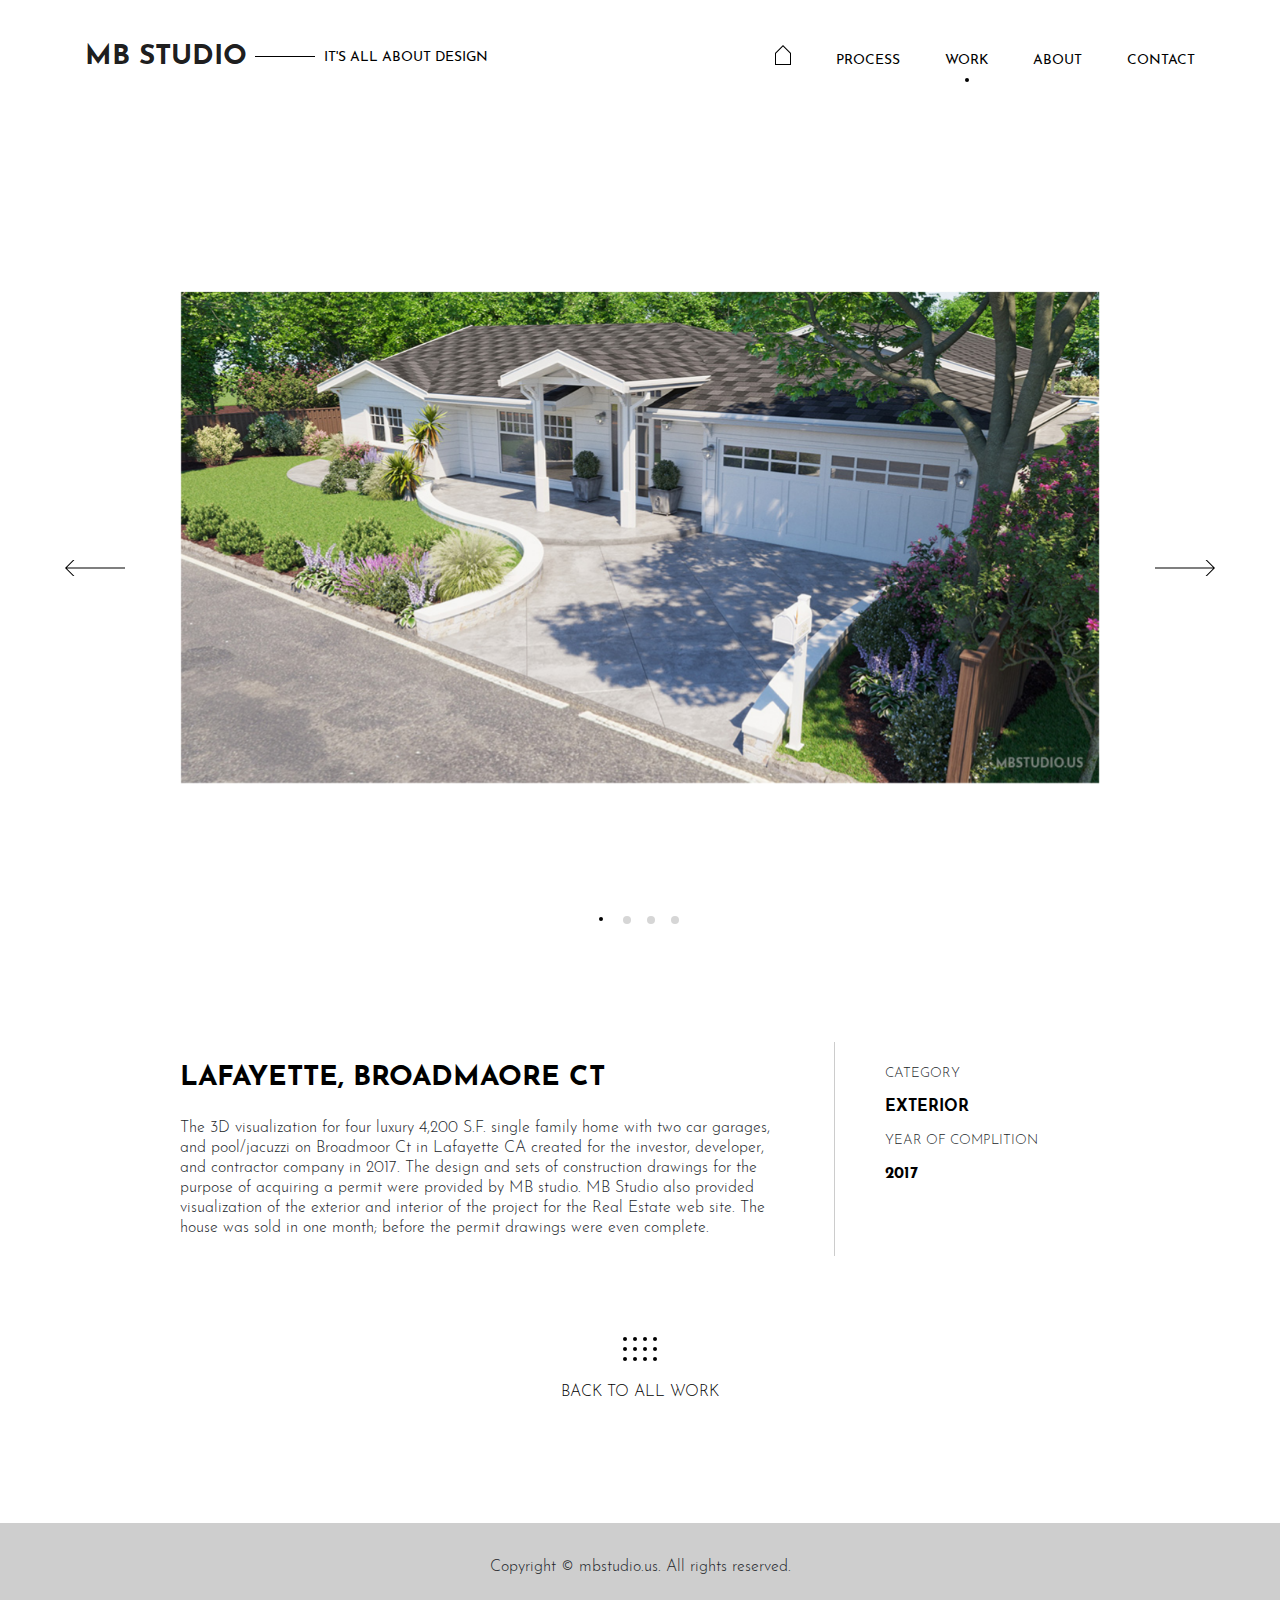
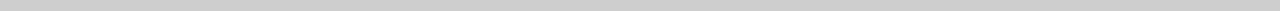
<file: lafayette_exterior.html>
<!DOCTYPE html>
<!--
To change this license header, choose License Headers in Project Properties.
To change this template file, choose Tools | Templates
and open the template in the editor.
-->
<html lang="en">
    <head>
        <title>MBstudio</title>
        <meta charset="UTF-8">
        <meta name="viewport" content="width=device-width, initial-scale=1.0">

        <!--iOS compatibile-->
        <meta name="apple-mobile-web-app-capable" content="yes">
        <meta name="apple-mobile-web-app-title" content="MBstudio">
        <link rel="apple-touch-icon" href="putanja do ikonice favicon li neke">        

        <!--Android compatibile-->
        <meta name="mobile-web-app-capable" content="yes">
        <meta name="aplication-name" content="MBstudio">
        <link rel="icon" type="icon/png" href="putanja do ikonice favicon li neke">

        <!--FONTOVI-->
        <!--Awesome-->
        <link rel="stylesheet" href="https://cdnjs.cloudflare.com/ajax/libs/font-awesome/4.7.0/css/font-awesome.min.css">

        <!--bootstrap-->
        <link href="css/bootstrap.css" rel="stylesheet" type="text/css"/>

        <!--external css, like plugins ...-->
        <link href="css/owl.carousel.css" rel="stylesheet" type="text/css"/>

        <!--theme css-->
        <link href="css/theme.css" rel="stylesheet" type="text/css"/>

        <!-- HTML5 shim and Respond.js for IE8 support of HTML5 elements and media queries -->
        <!-- WARNING: Respond.js doesn't work if you view the page via file:// -->
        <!--[if lt IE 9]>
          <script src="https://oss.maxcdn.com/html5shiv/3.7.3/html5shiv.min.js"></script>
          <script src="https://oss.maxcdn.com/respond/1.4.2/respond.min.js"></script>
        <![endif]-->

    </head>
    <body>
        <header>
            <div class="container">
                <nav class="navbar navbar-expand-lg navbar-light p-0">
                    <h1>
                        <a class="navbar-brand text-uppercase" href="index.html">mb studio</a>
                        <a href="index.html" class="text-uppercase navbar-brand-info d-none d-md-inline-block">it's all about design</a>
                    </h1>
                    <button class="navbar-toggler" type="button" data-toggle="collapse" data-target="#main-menu" aria-controls="main-menu" aria-expanded="false" aria-label="Toggle navigation">
                        <span class="navbar-toggler-icon"></span>
                    </button>

                    <div class="collapse navbar-collapse" id="main-menu">
                        <ul class="navbar-nav ml-auto text-uppercase">
                            <li class="nav-item active">
                                <a class="nav-link" href="index.html"><img class="home" src="img/icon_home-01.svg"></a>
                            </li>
                            <li class="nav-item">
                                <a class="nav-link" href="process.html">process</a>
                            </li>
                            <li class="nav-item">
                                <a class="nav-link active" href="work.html">work</a>
                            </li>
                            <li class="nav-item">
                                <a class="nav-link" href="about.html">about</a>
                            </li>
                            <li class="nav-item">
                                <a class="nav-link" href="contact.html">contact</a>
                            </li>
                        </ul>
                    </div>
                </nav>
            </div>
        </header>
        <main>
            <section class="single-work">
                <div class="container">
                    <div class="row justify-content-center">
                        <div class="col-12 col-md-10">
                            <div class="single-work-gallery owl-carousel">
                                <img src="img/lafayette_exterior/mbstudio-lafayette-img-1.jpg" alt=""/>
                                <img src="img/lafayette_exterior/mbstudio-lafayette-img-2.jpg" alt=""/>
                                <img src="img/lafayette_exterior/mbstudio-lafayette-img-3.jpg" alt=""/>
                                <img src="img/lafayette_exterior/mbstudio-lafayette-img-4.jpg" alt=""/>
                            </div>
                        </div>
                        <div class="col-12 col-lg-7">
                            <div class="single-work-item">
                                <h3 class="text-uppercase">lafayette, broadmaore ct</h3>
                                <p>
                                    The 3D visualization for four luxury 4,200 S.F. single family home with two car garages, and pool/jacuzzi
                                    on Broadmoor Ct in Lafayette CA created for the investor, developer, and contractor company in 2017.
                                    The design and sets of construction drawings for the purpose of acquiring a permit were provided by MB
                                    studio. MB Studio also provided visualization of the exterior and interior of the project for the Real Estate
                                    web site. The house was sold in one month; before the permit drawings were even complete.
                                </p>
                            </div>
                        </div>
                        <div class="col-12 col-lg-3">
                            <div class="single-work-info">
                                <div class="category">
                                    <p>category</p>
                                    <h6>exterior</h6>
                                </div>
                                <div class="year">
                                    <p>year of complition</p>
                                    <h6>2017</h6>
                                </div>
                            </div>
                        </div>
                        <div class="col-12">
                            <div class="single-work-back">
                                <a href="work.html">
                                        <svg id="Layer_1" class="back" data-name="Layer 1" xmlns="http://www.w3.org/2000/svg" viewBox="0 0 34 24">
                                            <title>icon_back_to_list</title>
                                            <circle cx="2" cy="2" r="2"/><circle cx="12" cy="2" r="2"/><circle cx="22" cy="2" r="2"/><circle cx="32" cy="2" r="2"/><circle cx="2" cy="22" r="2"/><circle cx="12" cy="22" r="2"/><circle cx="22" cy="22" r="2"/><circle cx="32" cy="22" r="2"/><circle cx="2" cy="12" r="2"/><circle cx="12" cy="12" r="2"/><circle cx="22" cy="12" r="2"/><circle cx="32" cy="12" r="2"/>
                                        </svg>
                                    <p>back to all work</p>
                                </a>
                            </div>
                        </div>
                    </div>
                </div>
            </section>
        </main>
        <footer>
            <div class="copyright">
                <p>
                    Copyright © mbstudio.us. All rights reserved. 
                </p>
            </div>
        </footer>
        <!--SCRIPTS goes here-->
        <!--First jquery, then popper and finaly bootstrap-->
        <script src="js/jquery.min.js" type="text/javascript"></script>
        <script src="js/popper.js" type="text/javascript"></script>
        <script src="js/bootstrap.min.js" type="text/javascript"></script>

        <script src="js/owl.carousel.js" type="text/javascript"></script>
        <script src="js/TweenMax.min.js" type="text/javascript"></script>
        <!--All page js-->
        <script src="js/main.js" type="text/javascript"></script>
    </body>
</html>
</file>
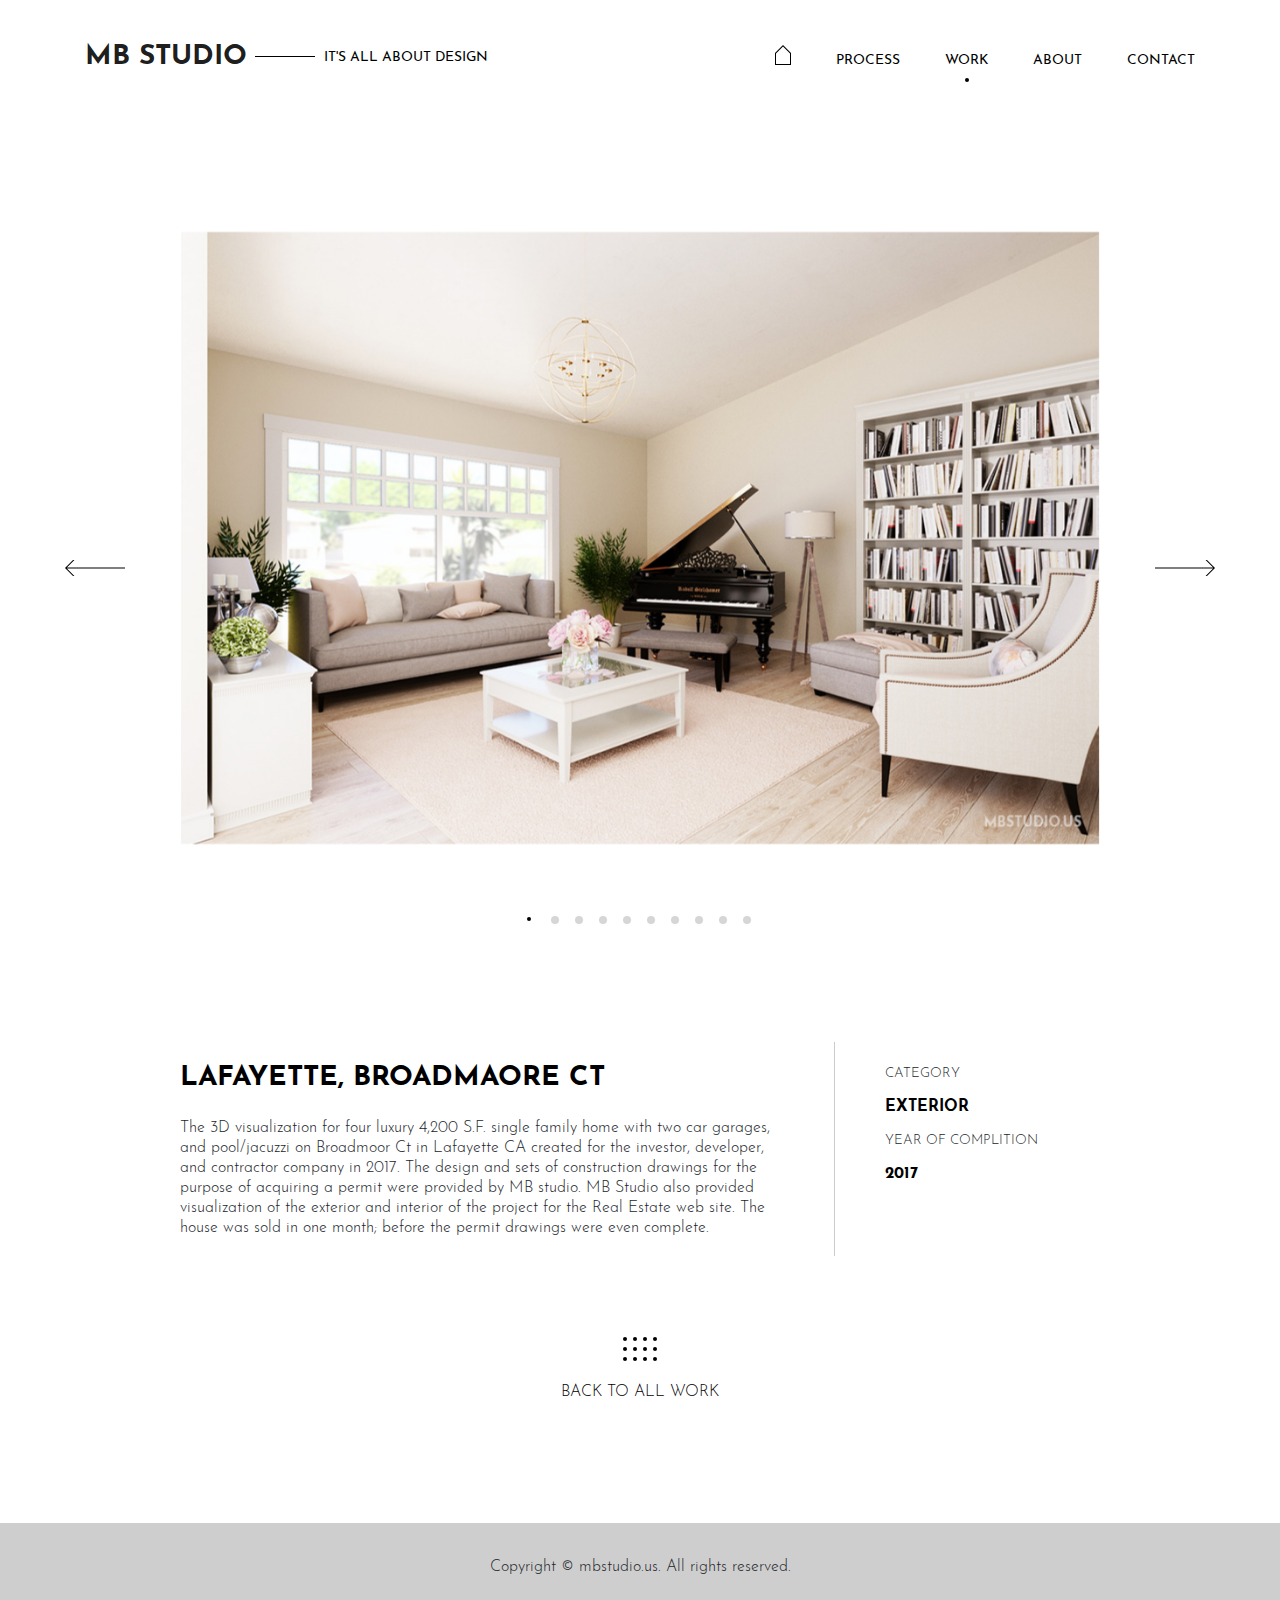
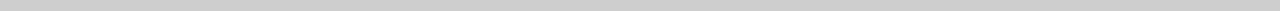
<file: lafayette_interior.html>
<!DOCTYPE html>
<!--
To change this license header, choose License Headers in Project Properties.
To change this template file, choose Tools | Templates
and open the template in the editor.
-->
<html lang="en">
    <head>
        <title>MBstudio</title>
        <meta charset="UTF-8">
        <meta name="viewport" content="width=device-width, initial-scale=1.0">

        <!--iOS compatibile-->
        <meta name="apple-mobile-web-app-capable" content="yes">
        <meta name="apple-mobile-web-app-title" content="MBstudio">
        <link rel="apple-touch-icon" href="putanja do ikonice favicon li neke">        

        <!--Android compatibile-->
        <meta name="mobile-web-app-capable" content="yes">
        <meta name="aplication-name" content="MBstudio">
        <link rel="icon" type="icon/png" href="putanja do ikonice favicon li neke">

        <!--FONTOVI-->
        <!--Awesome-->
        <link rel="stylesheet" href="https://cdnjs.cloudflare.com/ajax/libs/font-awesome/4.7.0/css/font-awesome.min.css">

        <!--bootstrap-->
        <link href="css/bootstrap.css" rel="stylesheet" type="text/css"/>

        <!--external css, like plugins ...-->
        <link href="css/owl.carousel.css" rel="stylesheet" type="text/css"/>

        <!--theme css-->
        <link href="css/theme.css" rel="stylesheet" type="text/css"/>

        <!-- HTML5 shim and Respond.js for IE8 support of HTML5 elements and media queries -->
        <!-- WARNING: Respond.js doesn't work if you view the page via file:// -->
        <!--[if lt IE 9]>
          <script src="https://oss.maxcdn.com/html5shiv/3.7.3/html5shiv.min.js"></script>
          <script src="https://oss.maxcdn.com/respond/1.4.2/respond.min.js"></script>
        <![endif]-->

    </head>
    <body>
        <header>
            <div class="container">
                <nav class="navbar navbar-expand-lg navbar-light p-0">
                    <h1>
                        <a class="navbar-brand text-uppercase" href="index.html">mb studio</a>
                        <a href="index.html" class="text-uppercase navbar-brand-info d-none d-md-inline-block">it's all about design</a>
                    </h1>
                    <button class="navbar-toggler" type="button" data-toggle="collapse" data-target="#main-menu" aria-controls="main-menu" aria-expanded="false" aria-label="Toggle navigation">
                        <span class="navbar-toggler-icon"></span>
                    </button>

                    <div class="collapse navbar-collapse" id="main-menu">
                        <ul class="navbar-nav ml-auto text-uppercase">
                            <li class="nav-item active">
                                <a class="nav-link" href="index.html"><img class="home" src="img/icon_home-01.svg"></a>
                            </li>
                            <li class="nav-item">
                                <a class="nav-link" href="process.html">process</a>
                            </li>
                            <li class="nav-item">
                                <a class="nav-link active" href="work.html">work</a>
                            </li>
                            <li class="nav-item">
                                <a class="nav-link" href="about.html">about</a>
                            </li>
                            <li class="nav-item">
                                <a class="nav-link" href="contact.html">contact</a>
                            </li>
                        </ul>
                    </div>
                </nav>
            </div>
        </header>
        <main>
            <section class="single-work">
                <div class="container">
                    <div class="row justify-content-center">
                        <div class="col-12 col-md-10">
                            <div class="single-work-gallery owl-carousel">
                                <img src="img/lafayette_interior/mbstudio-lafayette-img-5.jpg" alt=""/>
                                <img src="img/lafayette_interior/mbstudio-lafayette-img-6.jpg" alt=""/>
                                <img src="img/lafayette_interior/mbstudio-lafayette-img-7.jpg" alt=""/>
                                <img src="img/lafayette_interior/mbstudio-lafayette-img-8.jpg" alt=""/>
                                <img src="img/lafayette_interior/mbstudio-lafayette-img-9.jpg" alt=""/>
                                <img src="img/lafayette_interior/mbstudio-lafayette-img-10.jpg" alt=""/>
                                <img src="img/lafayette_interior/mbstudio-lafayette-img-11.jpg" alt=""/>
                                <img src="img/lafayette_interior/mbstudio-lafayette-img-12.jpg" alt=""/>
                                <img src="img/lafayette_interior/mbstudio-lafayette-img-13.jpg" alt=""/>
                                <img src="img/lafayette_interior/mbstudio-lafayette-img-14.jpg" alt=""/>
                            </div>
                        </div>
                        <div class="col-12 col-lg-7">
                            <div class="single-work-item">
                                <h3 class="text-uppercase">lafayette, broadmaore ct</h3>
                                <p>
                                    The 3D visualization for four luxury 4,200 S.F. single family home with two car garages, and pool/jacuzzi
                                    on Broadmoor Ct in Lafayette CA created for the investor, developer, and contractor company in 2017.
                                    The design and sets of construction drawings for the purpose of acquiring a permit were provided by MB
                                    studio. MB Studio also provided visualization of the exterior and interior of the project for the Real Estate
                                    web site. The house was sold in one month; before the permit drawings were even complete.
                                </p>
                            </div>
                        </div>
                        <div class="col-12 col-lg-3">
                            <div class="single-work-info">
                                <div class="category">
                                    <p>category</p>
                                    <h6>exterior</h6>
                                </div>
                                <div class="year">
                                    <p>year of complition</p>
                                    <h6>2017</h6>
                                </div>
                            </div>
                        </div>
                        <div class="col-12">
                            <div class="single-work-back">
                                <a href="work.html">
                                        <svg id="Layer_1" class="back" data-name="Layer 1" xmlns="http://www.w3.org/2000/svg" viewBox="0 0 34 24">
                                            <title>icon_back_to_list</title>
                                            <circle cx="2" cy="2" r="2"/><circle cx="12" cy="2" r="2"/><circle cx="22" cy="2" r="2"/><circle cx="32" cy="2" r="2"/><circle cx="2" cy="22" r="2"/><circle cx="12" cy="22" r="2"/><circle cx="22" cy="22" r="2"/><circle cx="32" cy="22" r="2"/><circle cx="2" cy="12" r="2"/><circle cx="12" cy="12" r="2"/><circle cx="22" cy="12" r="2"/><circle cx="32" cy="12" r="2"/>
                                        </svg>
                                    <p>back to all work</p>
                                </a>
                            </div>
                        </div>
                    </div>
                </div>
            </section>
        </main>
        <footer>
            <div class="copyright">
                <p>
                    Copyright © mbstudio.us. All rights reserved. 
                </p>
            </div>
        </footer>
        <!--SCRIPTS goes here-->
        <!--First jquery, then popper and finaly bootstrap-->
        <script src="js/jquery.min.js" type="text/javascript"></script>
        <script src="js/popper.js" type="text/javascript"></script>
        <script src="js/bootstrap.min.js" type="text/javascript"></script>

        <script src="js/owl.carousel.js" type="text/javascript"></script>
        <script src="js/TweenMax.min.js" type="text/javascript"></script>
        <!--All page js-->
        <script src="js/main.js" type="text/javascript"></script>
    </body>
</html>
</file>
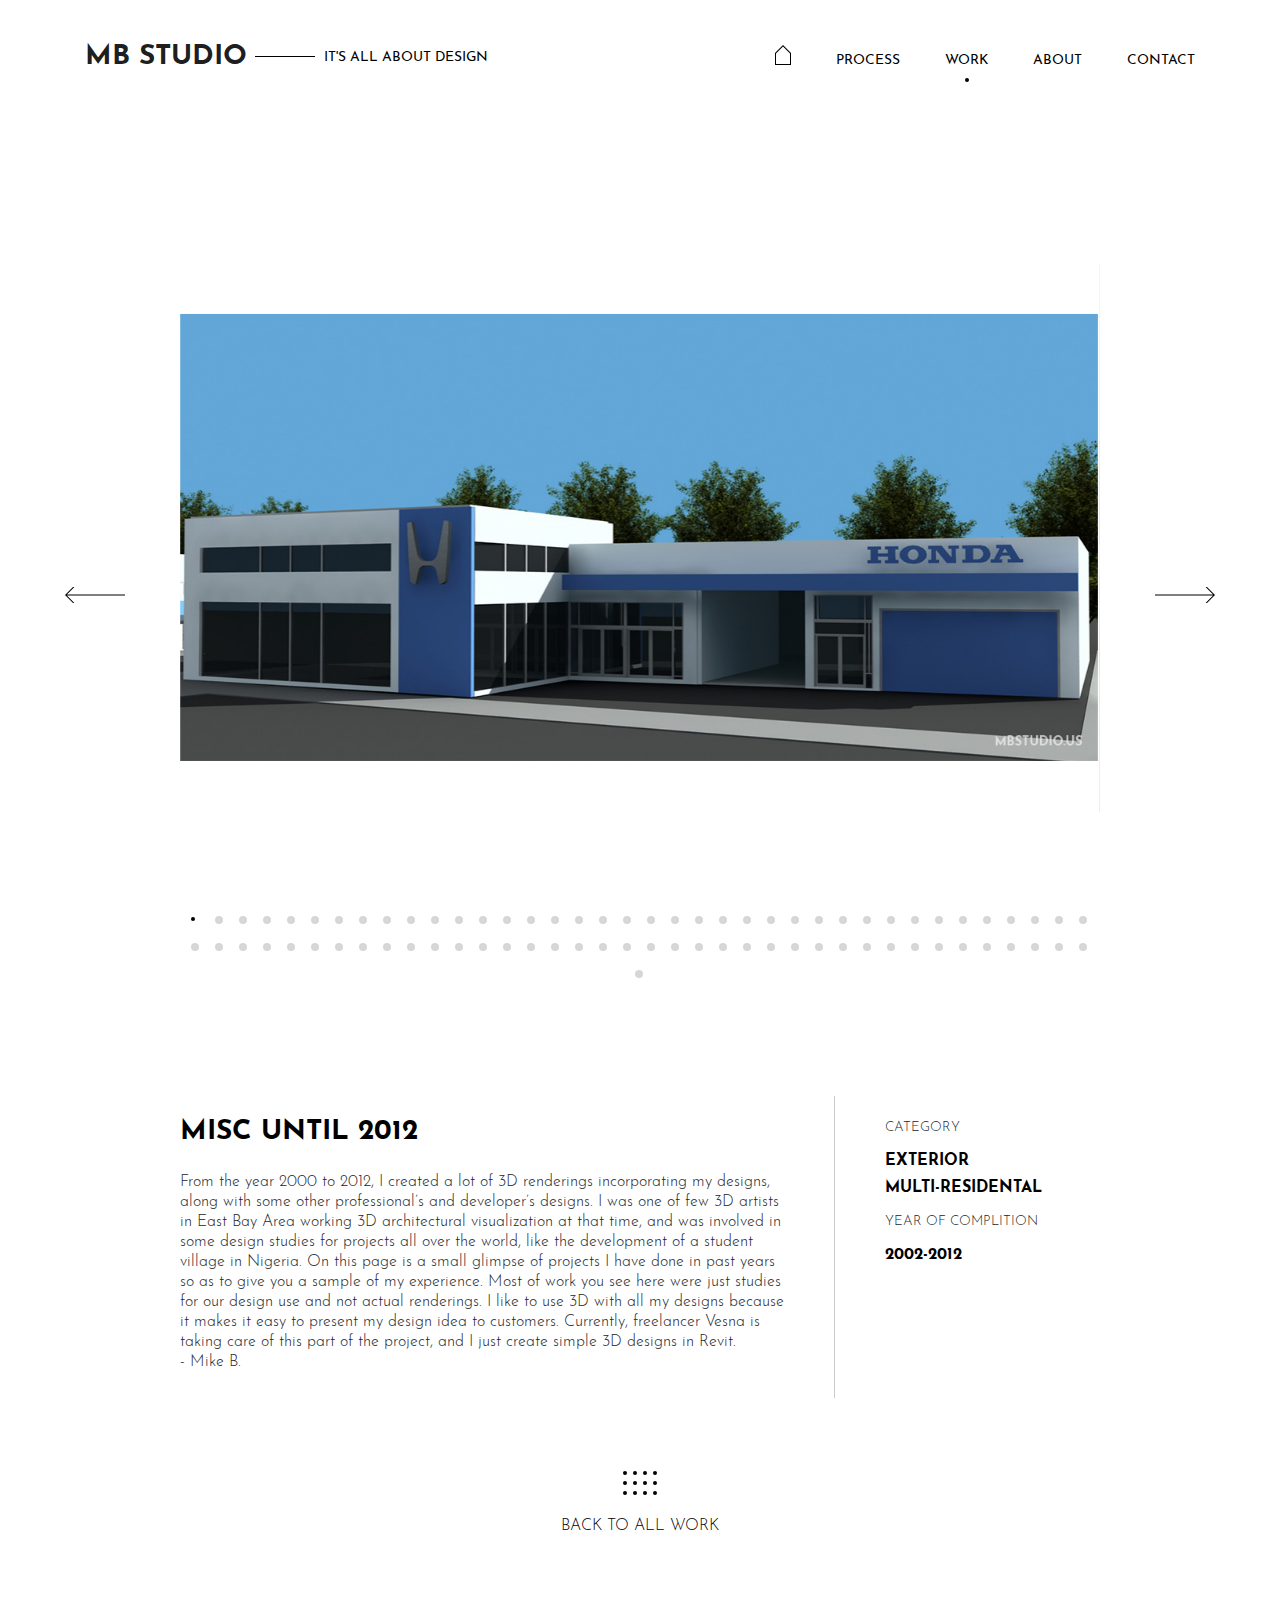
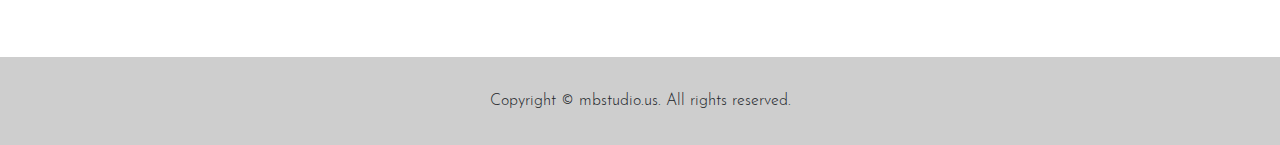
<file: misc_until_2012.html>
<!DOCTYPE html>
<!--
To change this license header, choose License Headers in Project Properties.
To change this template file, choose Tools | Templates
and open the template in the editor.
-->
<html lang="en">
    <head>
        <title>MBstudio</title>
        <meta charset="UTF-8">
        <meta name="viewport" content="width=device-width, initial-scale=1.0">

        <!--iOS compatibile-->
        <meta name="apple-mobile-web-app-capable" content="yes">
        <meta name="apple-mobile-web-app-title" content="MBstudio">
        <link rel="apple-touch-icon" href="putanja do ikonice favicon li neke">        

        <!--Android compatibile-->
        <meta name="mobile-web-app-capable" content="yes">
        <meta name="aplication-name" content="MBstudio">
        <link rel="icon" type="icon/png" href="putanja do ikonice favicon li neke">

        <!--FONTOVI-->
        <!--Awesome-->
        <link rel="stylesheet" href="https://cdnjs.cloudflare.com/ajax/libs/font-awesome/4.7.0/css/font-awesome.min.css">

        <!--bootstrap-->
        <link href="css/bootstrap.css" rel="stylesheet" type="text/css"/>

        <!--external css, like plugins ...-->
        <link href="css/owl.carousel.css" rel="stylesheet" type="text/css"/>

        <!--theme css-->
        <link href="css/theme.css" rel="stylesheet" type="text/css"/>

        <!-- HTML5 shim and Respond.js for IE8 support of HTML5 elements and media queries -->
        <!-- WARNING: Respond.js doesn't work if you view the page via file:// -->
        <!--[if lt IE 9]>
          <script src="https://oss.maxcdn.com/html5shiv/3.7.3/html5shiv.min.js"></script>
          <script src="https://oss.maxcdn.com/respond/1.4.2/respond.min.js"></script>
        <![endif]-->

    </head>
    <body>
        <header>
            <div class="container">
                <nav class="navbar navbar-expand-lg navbar-light p-0">
                    <h1>
                        <a class="navbar-brand text-uppercase" href="index.html">mb studio</a>
                        <a href="index.html" class="text-uppercase navbar-brand-info d-none d-md-inline-block">it's all about design</a>
                    </h1>
                    <button class="navbar-toggler" type="button" data-toggle="collapse" data-target="#main-menu" aria-controls="main-menu" aria-expanded="false" aria-label="Toggle navigation">
                        <span class="navbar-toggler-icon"></span>
                    </button>

                    <div class="collapse navbar-collapse" id="main-menu">
                        <ul class="navbar-nav ml-auto text-uppercase">
                            <li class="nav-item active">
                                <a class="nav-link" href="index.html"><img class="home" src="img/icon_home-01.svg"></a>
                            </li>
                            <li class="nav-item">
                                <a class="nav-link" href="process.html">process</a>
                            </li>
                            <li class="nav-item">
                                <a class="nav-link active" href="work.html">work</a>
                            </li>
                            <li class="nav-item">
                                <a class="nav-link" href="about.html">about</a>
                            </li>
                            <li class="nav-item">
                                <a class="nav-link" href="contact.html">contact</a>
                            </li>
                        </ul>
                    </div>
                </nav>
            </div>
        </header>
        <main>
            <section class="single-work">
                <div class="container">
                    <div class="row justify-content-center">
                        <div class="col-12 col-md-10">
                            <div class="single-work-gallery owl-carousel">
                               <img src="img/misc_until_2012/mbstudio-misc-img-1.jpg" alt="">
                               <img src="img/misc_until_2012/mbstudio-misc-img-2.jpg" alt="">
                               <img src="img/misc_until_2012/mbstudio-misc-img-3.jpg" alt="">
                               <img src="img/misc_until_2012/mbstudio-misc-img-4.jpg" alt="">
                               <img src="img/misc_until_2012/mbstudio-misc-img-5.jpg" alt="">
                               <img src="img/misc_until_2012/mbstudio-misc-img-6.jpg" alt="">
                               <img src="img/misc_until_2012/mbstudio-misc-img-7.jpg" alt="">
                               <img src="img/misc_until_2012/mbstudio-misc-img-8.jpg" alt="">
                               <img src="img/misc_until_2012/mbstudio-misc-img-9.jpg" alt="">
                               <img src="img/misc_until_2012/mbstudio-misc-img-10.jpg" alt="">
                               <img src="img/misc_until_2012/mbstudio-misc-img-11.jpg" alt="">
                               <img src="img/misc_until_2012/mbstudio-misc-img-12.jpg" alt="">
                               <img src="img/misc_until_2012/mbstudio-misc-img-13.jpg" alt="">
                               <img src="img/misc_until_2012/mbstudio-misc-img-14.jpg" alt="">
                               <img src="img/misc_until_2012/mbstudio-misc-img-15.jpg" alt="">
                               <img src="img/misc_until_2012/mbstudio-misc-img-16.jpg" alt="">
                               <img src="img/misc_until_2012/mbstudio-misc-img-17.jpg" alt="">
                               <img src="img/misc_until_2012/mbstudio-misc-img-18.jpg" alt="">
                               <img src="img/misc_until_2012/mbstudio-misc-img-19.jpg" alt="">
                               <img src="img/misc_until_2012/mbstudio-misc-img-20.jpg" alt="">
                               <img src="img/misc_until_2012/mbstudio-misc-img-21.jpg" alt="">
                               <img src="img/misc_until_2012/mbstudio-misc-img-22.jpg" alt="">
                               <img src="img/misc_until_2012/mbstudio-misc-img-23.jpg" alt="">
                               <img src="img/misc_until_2012/mbstudio-misc-img-24.jpg" alt="">
                               <img src="img/misc_until_2012/mbstudio-misc-img-25.jpg" alt="">
                               <img src="img/misc_until_2012/mbstudio-misc-img-26.jpg" alt="">
                               <img src="img/misc_until_2012/mbstudio-misc-img-27.jpg" alt="">
                               <img src="img/misc_until_2012/mbstudio-misc-img-28.jpg" alt="">
                               <img src="img/misc_until_2012/mbstudio-misc-img-29.jpg" alt="">
                               <img src="img/misc_until_2012/mbstudio-misc-img-30.jpg" alt="">
                               <img src="img/misc_until_2012/mbstudio-misc-img-31.jpg" alt="">
                               <img src="img/misc_until_2012/mbstudio-misc-img-32.jpg" alt="">
                               <img src="img/misc_until_2012/mbstudio-misc-img-33.jpg" alt="">
                               <img src="img/misc_until_2012/mbstudio-misc-img-34.jpg" alt="">
                               <img src="img/misc_until_2012/mbstudio-misc-img-35.jpg" alt="">
                               <img src="img/misc_until_2012/mbstudio-misc-img-36.jpg" alt="">
                               <img src="img/misc_until_2012/mbstudio-misc-img-37.jpg" alt="">
                               <img src="img/misc_until_2012/mbstudio-misc-img-38.jpg" alt="">
                               <img src="img/misc_until_2012/mbstudio-misc-img-39.jpg" alt="">
                               <img src="img/misc_until_2012/mbstudio-misc-img-40.jpg" alt="">
                               <img src="img/misc_until_2012/mbstudio-misc-img-41.jpg" alt="">
                               <img src="img/misc_until_2012/mbstudio-misc-img-42.jpg" alt="">
                               <img src="img/misc_until_2012/mbstudio-misc-img-43.jpg" alt="">
                               <img src="img/misc_until_2012/mbstudio-misc-img-44.jpg" alt="">
                               <img src="img/misc_until_2012/mbstudio-misc-img-45.jpg" alt="">
                               <img src="img/misc_until_2012/mbstudio-misc-img-46.jpg" alt="">
                               <img src="img/misc_until_2012/mbstudio-misc-img-47.jpg" alt="">
                               <img src="img/misc_until_2012/mbstudio-misc-img-48.jpg" alt="">
                               <img src="img/misc_until_2012/mbstudio-misc-img-49.jpg" alt="">
                               <img src="img/misc_until_2012/mbstudio-misc-img-50.jpg" alt="">
                               <img src="img/misc_until_2012/mbstudio-misc-img-51.jpg" alt="">
                               <img src="img/misc_until_2012/mbstudio-misc-img-52.jpg" alt="">
                               <img src="img/misc_until_2012/mbstudio-misc-img-53.jpg" alt="">
                               <img src="img/misc_until_2012/mbstudio-misc-img-54.jpg" alt="">
                               <img src="img/misc_until_2012/mbstudio-misc-img-55.jpg" alt="">
                               <img src="img/misc_until_2012/mbstudio-misc-img-56.jpg" alt="">
                               <img src="img/misc_until_2012/mbstudio-misc-img-57.jpg" alt="">
                               <img src="img/misc_until_2012/mbstudio-misc-img-58.jpg" alt="">
                               <img src="img/misc_until_2012/mbstudio-misc-img-59.jpg" alt="">
                               <img src="img/misc_until_2012/mbstudio-misc-img-60.jpg" alt="">
                               <img src="img/misc_until_2012/mbstudio-misc-img-61.jpg" alt="">
                               <img src="img/misc_until_2012/mbstudio-misc-img-62.jpg" alt="">
                               <img src="img/misc_until_2012/mbstudio-misc-img-63.jpg" alt="">
                               <img src="img/misc_until_2012/mbstudio-misc-img-64.jpg" alt="">
                               <img src="img/misc_until_2012/mbstudio-misc-img-65.jpg" alt="">
                               <img src="img/misc_until_2012/mbstudio-misc-img-66.jpg" alt="">
                               <img src="img/misc_until_2012/mbstudio-misc-img-67.jpg" alt="">
                               <img src="img/misc_until_2012/mbstudio-misc-img-68.jpg" alt="">
                               <img src="img/misc_until_2012/mbstudio-misc-img-69.jpg" alt="">
                               <img src="img/misc_until_2012/mbstudio-misc-img-70.jpg" alt="">
                               <img src="img/misc_until_2012/mbstudio-misc-img-71.jpg" alt="">
                               <img src="img/misc_until_2012/mbstudio-misc-img-72.jpg" alt="">
                               <img src="img/misc_until_2012/mbstudio-misc-img-73.jpg" alt="">
                               <img src="img/misc_until_2012/mbstudio-misc-img-74.jpg" alt="">
                               <img src="img/misc_until_2012/mbstudio-misc-img-75.jpg" alt="">
                               <img src="img/misc_until_2012/mbstudio-misc-img-76.jpg" alt="">
                               <img src="img/misc_until_2012/mbstudio-misc-img-77.jpg" alt="">
                            </div>
                        </div>
                        <div class="col-12 col-md-7">
                            <div class="single-work-item">
                                <h3 class="text-uppercase">Misc until 2012</h3>
                                <p>
                                        From the year 2000 to 2012, I created a lot of 3D renderings incorporating my designs, along with some
                                        other professional’s and developer’s designs. I was one of few 3D artists in East Bay Area working 3D
                                        architectural visualization at that time, and was involved in some design studies for projects all over the
                                        world, like the development of a student village in Nigeria. On this page is a small glimpse of projects I
                                        have done in past years so as to give you a sample of my experience. Most of work you see here were
                                        just studies for our design use and not actual renderings. I like to use 3D with all my designs because it
                                        makes it easy to present my design idea to customers. Currently, freelancer Vesna is taking care of this
                                        part of the project, and I just create simple 3D designs in Revit. <br>
                                        - Mike B.
                                </p>
                            </div>
                        </div>
                        <div class="col-12 col-lg-3">
                            <div class="single-work-info">
                                <div class="category">
                                    <p>category</p>
                                    <h6>exterior</h6>
                                    <h6>multi-residental</h6>
                                </div>
                                <div class="year">
                                    <p>year of complition</p>
                                    <h6>2002-2012</h6>
                                </div>
                            </div>
                        </div>
                        <div class="col-12">
                            <div class="single-work-back">
                                <a href="work.html">
                                        <svg id="Layer_1" class="back" data-name="Layer 1" xmlns="http://www.w3.org/2000/svg" viewBox="0 0 34 24">
                                            <title>icon_back_to_list</title>
                                            <circle cx="2" cy="2" r="2"/><circle cx="12" cy="2" r="2"/><circle cx="22" cy="2" r="2"/><circle cx="32" cy="2" r="2"/><circle cx="2" cy="22" r="2"/><circle cx="12" cy="22" r="2"/><circle cx="22" cy="22" r="2"/><circle cx="32" cy="22" r="2"/><circle cx="2" cy="12" r="2"/><circle cx="12" cy="12" r="2"/><circle cx="22" cy="12" r="2"/><circle cx="32" cy="12" r="2"/>
                                        </svg>
                                    <p>back to all work</p>
                                </a>
                            </div>
                        </div>
                    </div>
                </div>
            </section>
        </main>
        <footer>
            <div class="copyright">
                <p>
                    Copyright © mbstudio.us. All rights reserved. 
                </p>
            </div>
        </footer>
        <!--SCRIPTS goes here-->
        <!--First jquery, then popper and finaly bootstrap-->
        <script src="js/jquery.min.js" type="text/javascript"></script>
        <script src="js/popper.js" type="text/javascript"></script>
        <script src="js/bootstrap.min.js" type="text/javascript"></script>

        <script src="js/owl.carousel.js" type="text/javascript"></script>
        <script src="js/TweenMax.min.js" type="text/javascript"></script>
        <!--All page js-->
        <script src="js/main.js" type="text/javascript"></script>
    </body>
</html>
</file>
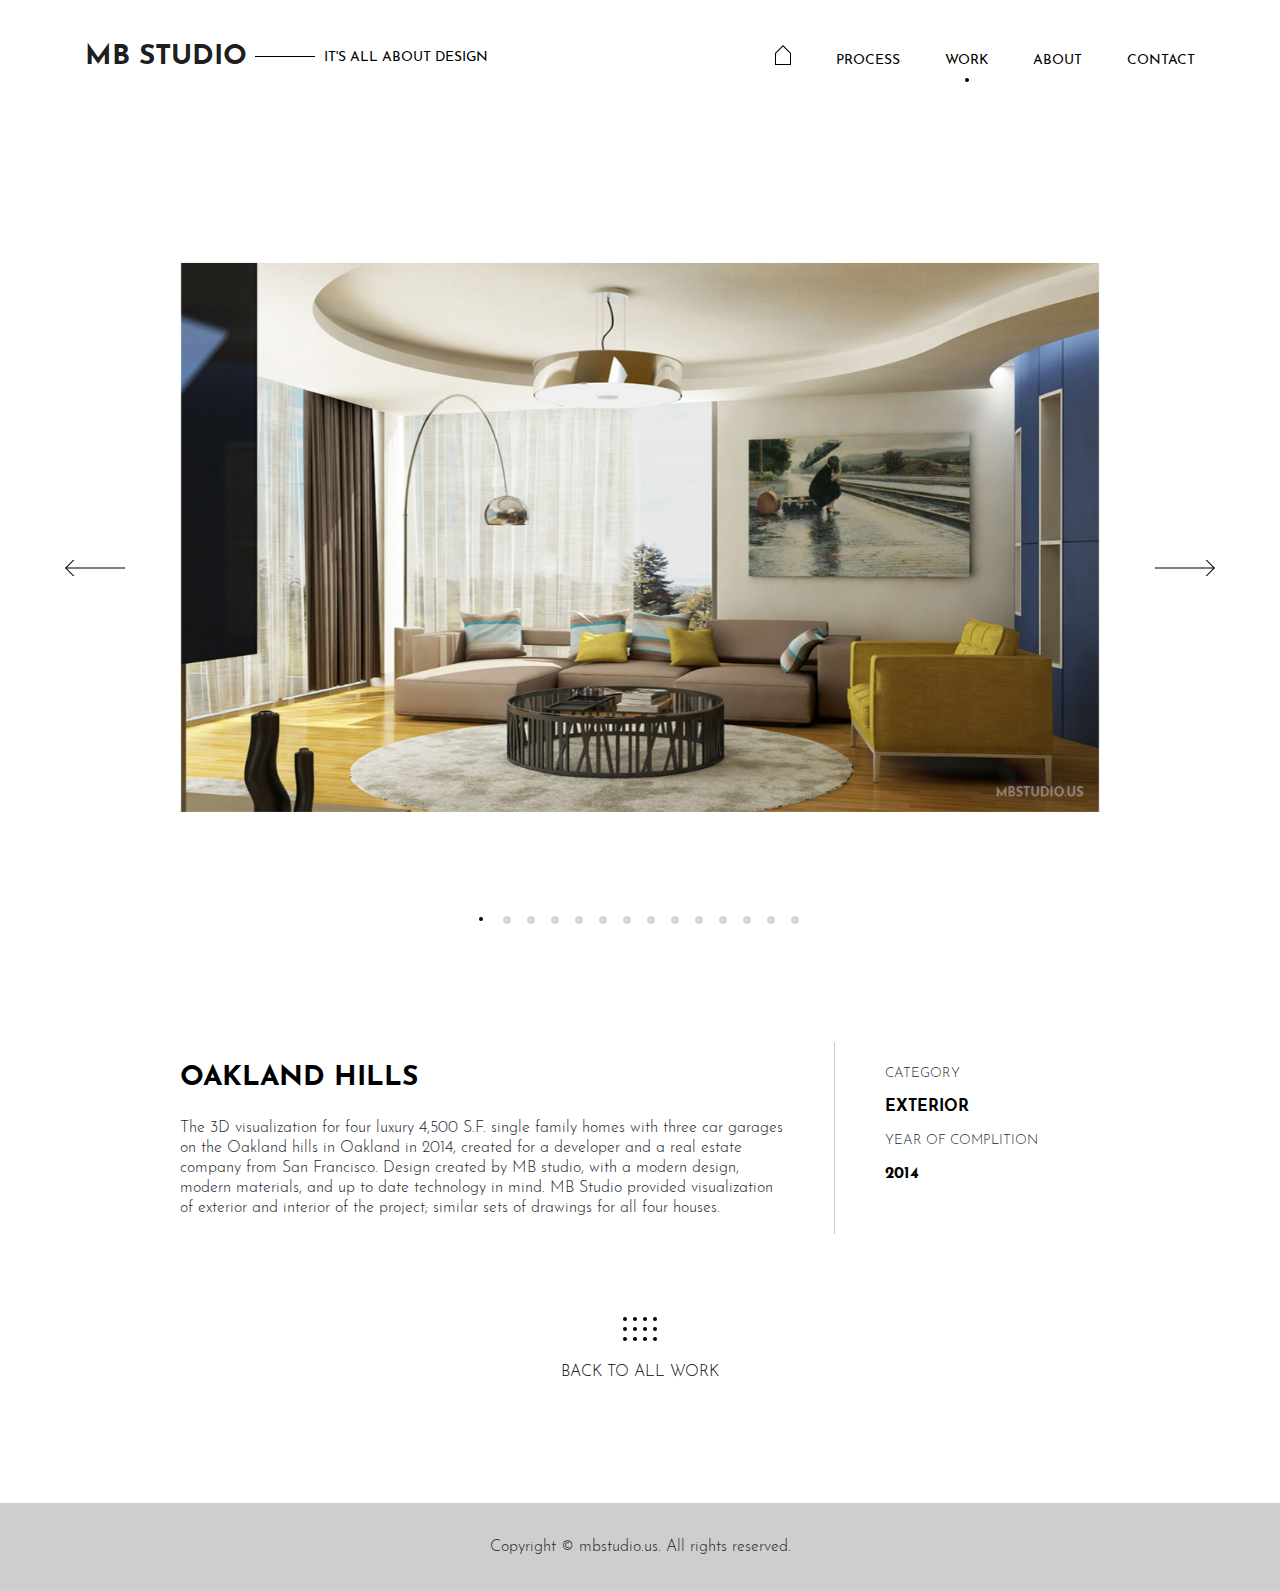
<file: oakland_hills_interior.html>
<!DOCTYPE html>
<!--
To change this license header, choose License Headers in Project Properties.
To change this template file, choose Tools | Templates
and open the template in the editor.
-->
<html lang="en">
    <head>
        <title>MBstudio</title>
        <meta charset="UTF-8">
        <meta name="viewport" content="width=device-width, initial-scale=1.0">

        <!--iOS compatibile-->
        <meta name="apple-mobile-web-app-capable" content="yes">
        <meta name="apple-mobile-web-app-title" content="MBstudio">
        <link rel="apple-touch-icon" href="putanja do ikonice favicon li neke">        

        <!--Android compatibile-->
        <meta name="mobile-web-app-capable" content="yes">
        <meta name="aplication-name" content="MBstudio">
        <link rel="icon" type="icon/png" href="putanja do ikonice favicon li neke">

        <!--FONTOVI-->
        <!--Awesome-->
        <link rel="stylesheet" href="https://cdnjs.cloudflare.com/ajax/libs/font-awesome/4.7.0/css/font-awesome.min.css">

        <!--bootstrap-->
        <link href="css/bootstrap.css" rel="stylesheet" type="text/css"/>

        <!--external css, like plugins ...-->
        <link href="css/owl.carousel.css" rel="stylesheet" type="text/css"/>

        <!--theme css-->
        <link href="css/theme.css" rel="stylesheet" type="text/css"/>

        <!-- HTML5 shim and Respond.js for IE8 support of HTML5 elements and media queries -->
        <!-- WARNING: Respond.js doesn't work if you view the page via file:// -->
        <!--[if lt IE 9]>
          <script src="https://oss.maxcdn.com/html5shiv/3.7.3/html5shiv.min.js"></script>
          <script src="https://oss.maxcdn.com/respond/1.4.2/respond.min.js"></script>
        <![endif]-->

    </head>
    <body>
        <header>
            <div class="container">
                <nav class="navbar navbar-expand-lg navbar-light p-0">
                    <h1>
                        <a class="navbar-brand text-uppercase" href="index.html">mb studio</a>
                        <a href="index.html" class="text-uppercase navbar-brand-info d-none d-md-inline-block">it's all about design</a>
                    </h1>
                    <button class="navbar-toggler" type="button" data-toggle="collapse" data-target="#main-menu" aria-controls="main-menu" aria-expanded="false" aria-label="Toggle navigation">
                        <span class="navbar-toggler-icon"></span>
                    </button>

                    <div class="collapse navbar-collapse" id="main-menu">
                        <ul class="navbar-nav ml-auto text-uppercase">
                            <li class="nav-item active">
                                <a class="nav-link" href="index.html"><img class="home" src="img/icon_home-01.svg"></a>
                            </li>
                            <li class="nav-item">
                                <a class="nav-link" href="process.html">process</a>
                            </li>
                            <li class="nav-item">
                                <a class="nav-link active" href="work.html">work</a>
                            </li>
                            <li class="nav-item">
                                <a class="nav-link" href="about.html">about</a>
                            </li>
                            <li class="nav-item">
                                <a class="nav-link" href="contact.html">contact</a>
                            </li>
                        </ul>
                    </div>
                </nav>
            </div>
        </header>
        <main>
            <section class="single-work">
                <div class="container">
                    <div class="row justify-content-center">
                        <div class="col-12 col-md-10">
                            <div class="single-work-gallery owl-carousel">
                                <img src="img/oakland_hills_interior/mbstudio-oakland-hills-img-9.jpg" alt=""/>
                                <img src="img/oakland_hills_interior/mbstudio-oakland-hills-img-10.jpg" alt=""/>
                                <img src="img/oakland_hills_interior/mbstudio-oakland-hills-img-11.jpg" alt=""/>
                                <img src="img/oakland_hills_interior/mbstudio-oakland-hills-img-12.jpg" alt=""/>
                                <img src="img/oakland_hills_interior/mbstudio-oakland-hills-img-13.jpg" alt=""/>
                                <img src="img/oakland_hills_interior/mbstudio-oakland-hills-img-14.jpg" alt=""/>
                                <img src="img/oakland_hills_interior/mbstudio-oakland-hills-img-15.jpg" alt=""/>
                                <img src="img/oakland_hills_interior/mbstudio-oakland-hills-img-16.jpg" alt=""/>
                                <img src="img/oakland_hills_interior/mbstudio-oakland-hills-img-17.jpg" alt=""/>
                                <img src="img/oakland_hills_interior/mbstudio-oakland-hills-img-18.jpg" alt=""/>
                                <img src="img/oakland_hills_interior/mbstudio-oakland-hills-img-19.jpg" alt=""/>
                                <img src="img/oakland_hills_interior/mbstudio-oakland-hills-img-20.jpg" alt=""/>
                                <img src="img/oakland_hills_interior/mbstudio-oakland-hills-img-21.jpg" alt=""/>
                                <img src="img/oakland_hills_interior/mbstudio-oakland-hills-img-22.jpg" alt=""/>
                            </div>
                        </div>
                        <div class="col-12 col-md-7">
                            <div class="single-work-item">
                                <h3 class="text-uppercase">oakland hills</h3>
                                <p>
                                    The 3D visualization for four luxury 4,500 S.F. single family homes with three car garages on the
                                    Oakland hills in Oakland in 2014, created for a developer and a real estate company from San
                                    Francisco. Design created by MB studio, with a modern design, modern materials, and up to date
                                    technology in mind. MB Studio provided visualization of exterior and interior of the project; similar sets of
                                    drawings for all four houses.
                                </p>
                            </div>
                        </div>
                        <div class="col-12 col-lg-3">
                            <div class="single-work-info">
                                <div class="category">
                                    <p>category</p>
                                    <h6>exterior</h6>
                                </div>
                                <div class="year">
                                    <p>year of complition</p>
                                    <h6>2014</h6>
                                </div>
                            </div>
                        </div>
                        <div class="col-12">
                            <div class="single-work-back">
                                <a href="work.html">
                                        <svg id="Layer_1" class="back" data-name="Layer 1" xmlns="http://www.w3.org/2000/svg" viewBox="0 0 34 24">
                                            <title>icon_back_to_list</title>
                                            <circle cx="2" cy="2" r="2"/><circle cx="12" cy="2" r="2"/><circle cx="22" cy="2" r="2"/><circle cx="32" cy="2" r="2"/><circle cx="2" cy="22" r="2"/><circle cx="12" cy="22" r="2"/><circle cx="22" cy="22" r="2"/><circle cx="32" cy="22" r="2"/><circle cx="2" cy="12" r="2"/><circle cx="12" cy="12" r="2"/><circle cx="22" cy="12" r="2"/><circle cx="32" cy="12" r="2"/>
                                        </svg>
                                    <p>back to all work</p>
                                </a>
                            </div>
                        </div>
                    </div>
                </div>
            </section>
        </main>
        <footer>
            <div class="copyright">
                <p>
                    Copyright © mbstudio.us. All rights reserved. 
                </p>
            </div>
        </footer>
        <!--SCRIPTS goes here-->
        <!--First jquery, then popper and finaly bootstrap-->
        <script src="js/jquery.min.js" type="text/javascript"></script>
        <script src="js/popper.js" type="text/javascript"></script>
        <script src="js/bootstrap.min.js" type="text/javascript"></script>

        <script src="js/owl.carousel.js" type="text/javascript"></script>
        <script src="js/TweenMax.min.js" type="text/javascript"></script>
        <!--All page js-->
        <script src="js/main.js" type="text/javascript"></script>
    </body>
</html>
</file>
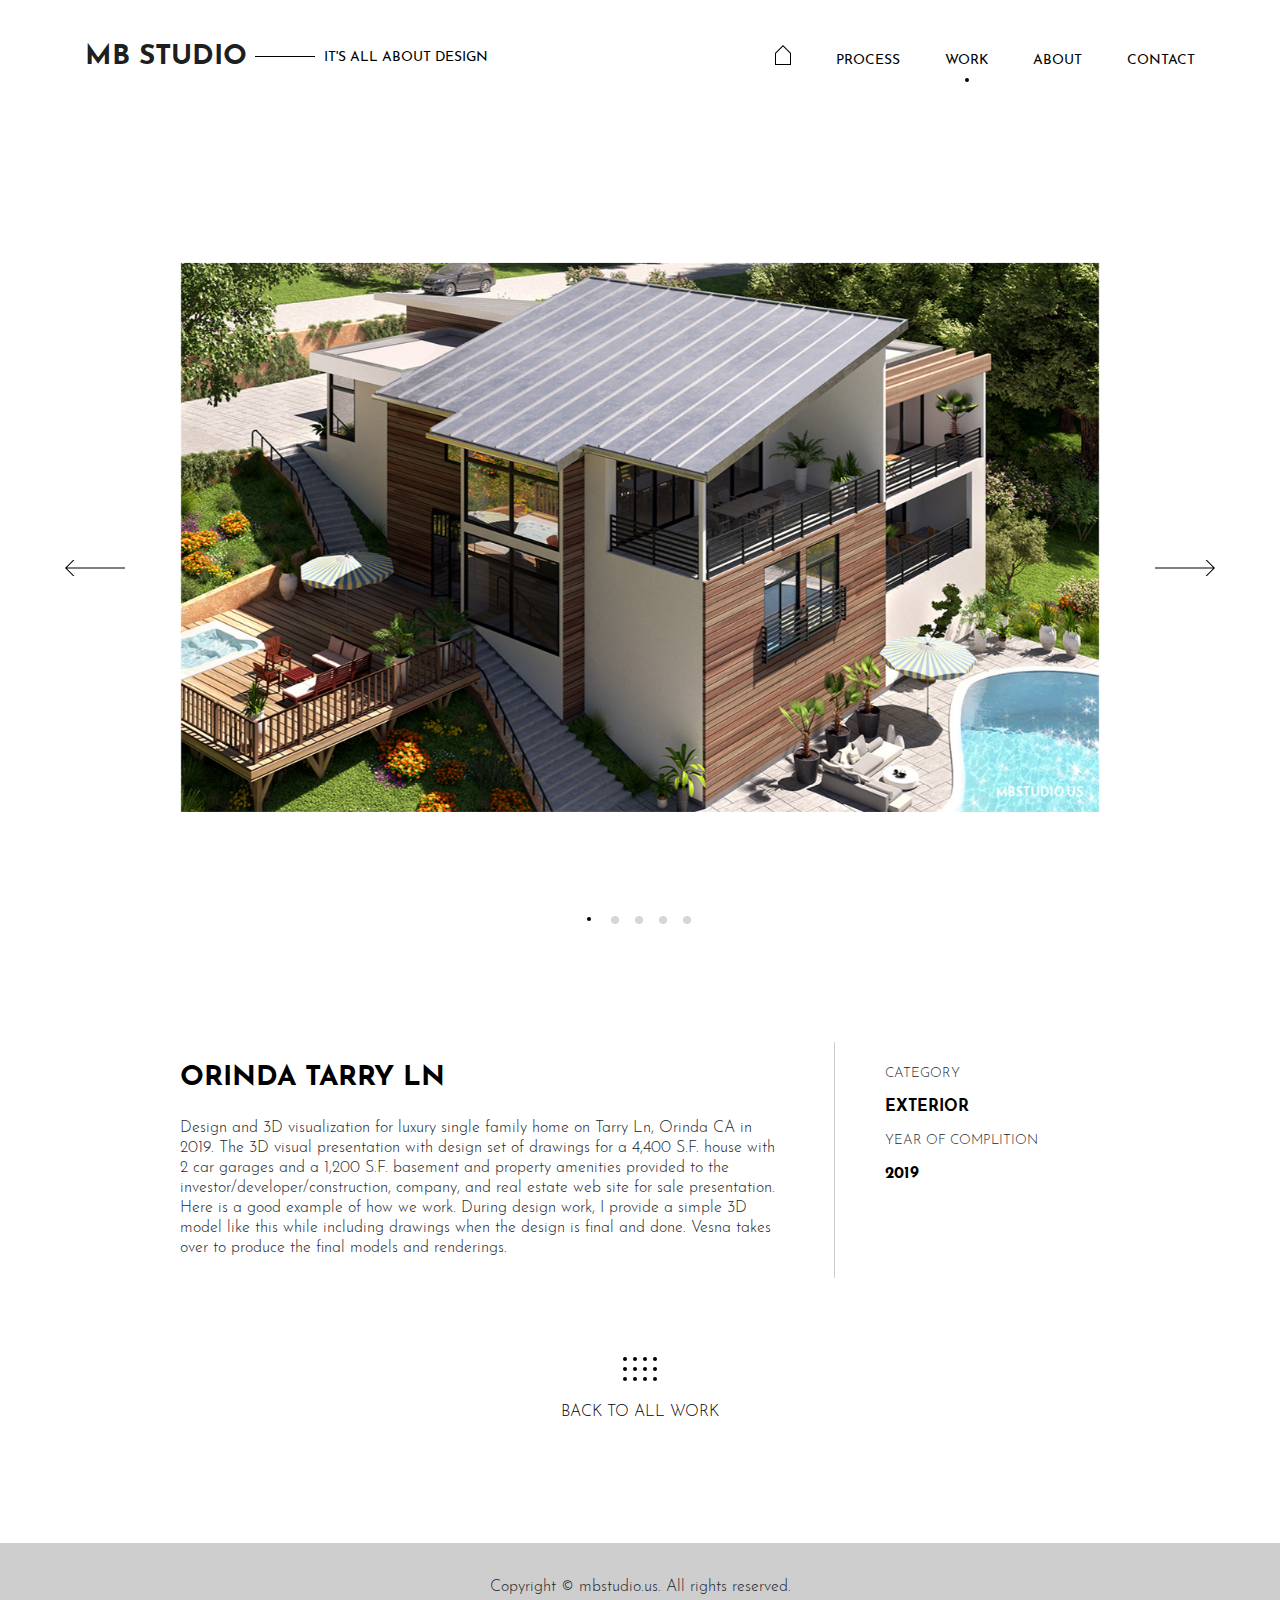
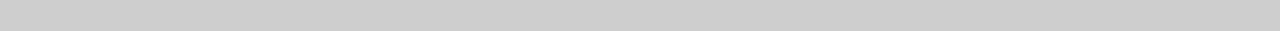
<file: orinda_tarry_ln.html>
<!DOCTYPE html>
<!--
To change this license header, choose License Headers in Project Properties.
To change this template file, choose Tools | Templates
and open the template in the editor.
-->
<html lang="en">
    <head>
        <title>MBstudio</title>
        <meta charset="UTF-8">
        <meta name="viewport" content="width=device-width, initial-scale=1.0">

        <!--iOS compatibile-->
        <meta name="apple-mobile-web-app-capable" content="yes">
        <meta name="apple-mobile-web-app-title" content="MBstudio">
        <link rel="apple-touch-icon" href="putanja do ikonice favicon li neke">        

        <!--Android compatibile-->
        <meta name="mobile-web-app-capable" content="yes">
        <meta name="aplication-name" content="MBstudio">
        <link rel="icon" type="icon/png" href="putanja do ikonice favicon li neke">

        <!--FONTOVI-->
        <!--Awesome-->
        <link rel="stylesheet" href="https://cdnjs.cloudflare.com/ajax/libs/font-awesome/4.7.0/css/font-awesome.min.css">

        <!--bootstrap-->
        <link href="css/bootstrap.css" rel="stylesheet" type="text/css"/>

        <!--external css, like plugins ...-->
        <link href="css/owl.carousel.css" rel="stylesheet" type="text/css"/>

        <!--theme css-->
        <link href="css/theme.css" rel="stylesheet" type="text/css"/>

        <!-- HTML5 shim and Respond.js for IE8 support of HTML5 elements and media queries -->
        <!-- WARNING: Respond.js doesn't work if you view the page via file:// -->
        <!--[if lt IE 9]>
          <script src="https://oss.maxcdn.com/html5shiv/3.7.3/html5shiv.min.js"></script>
          <script src="https://oss.maxcdn.com/respond/1.4.2/respond.min.js"></script>
        <![endif]-->

    </head>
    <body>
        <header>
            <div class="container">
                <nav class="navbar navbar-expand-lg navbar-light p-0">
                    <h1>
                        <a class="navbar-brand text-uppercase" href="index.html">mb studio</a>
                        <a href="index.html" class="text-uppercase navbar-brand-info d-none d-md-inline-block">it's all about design</a>
                    </h1>
                    <button class="navbar-toggler" type="button" data-toggle="collapse" data-target="#main-menu" aria-controls="main-menu" aria-expanded="false" aria-label="Toggle navigation">
                        <span class="navbar-toggler-icon"></span>
                    </button>

                    <div class="collapse navbar-collapse" id="main-menu">
                        <ul class="navbar-nav ml-auto text-uppercase">
                            <li class="nav-item active">
                                <a class="nav-link" href="index.html"><img class="home" src="img/icon_home-01.svg"></a>
                            </li>
                            <li class="nav-item">
                                <a class="nav-link" href="process.html">process</a>
                            </li>
                            <li class="nav-item">
                                <a class="nav-link active" href="work.html">work</a>
                            </li>
                            <li class="nav-item">
                                <a class="nav-link" href="about.html">about</a>
                            </li>
                            <li class="nav-item">
                                <a class="nav-link" href="contact.html">contact</a>
                            </li>
                        </ul>
                    </div>
                </nav>
            </div>
        </header>
        <main>
            <section class="single-work">
                <div class="container">
                    <div class="row justify-content-center">
                        <div class="col-12 col-md-10">
                            <div class="single-work-gallery owl-carousel">
                                <img src="img/orinda_tarry/mbstudio-orinda-tarry-img-1.jpg" alt=""/>
                                <img src="img/orinda_tarry/mbstudio-orinda-tarry-img-2.jpg" alt=""/>
                                <img src="img/orinda_tarry/mbstudio-orinda-tarry-img-3.jpg" alt=""/>
                                <img src="img/orinda_tarry/mbstudio-orinda-tarry-img-4.jpg" alt=""/>
                                <img src="img/orinda_tarry/mbstudio-orinda-tarry-img-5.jpg" alt=""/>
                            </div>
                        </div>
                        <div class="col-12 col-md-7 ">
                            <div class="single-work-item">
                                <h3 class="text-uppercase">orinda tarry ln</h3>
                                <p>
                                    Design and 3D visualization for luxury single family home on Tarry Ln, Orinda CA in 2019. The 3D visual
                                    presentation with design set of drawings for a 4,400 S.F. house with 2 car garages and a 1,200 S.F.
                                    basement and property amenities provided to the investor/developer/construction, company, and real
                                    estate web site for sale presentation. Here is a good example of how we work. During design work, I
                                    provide a simple 3D model like this while including drawings when the design is final and done. Vesna
                                    takes over to produce the final models and renderings.
                                </p>
                            </div>
                        </div>
                        <div class="col-12 col-lg-3">
                            <div class="single-work-info">
                                <div class="category">
                                    <p>category</p>
                                    <h6>exterior</h6>
                                </div>
                                <div class="year">
                                    <p>year of complition</p>
                                    <h6>2019</h6>
                                </div>
                            </div>
                        </div>
                        <div class="col-12">
                            <div class="single-work-back">
                                <a href="work.html">
                                        <svg id="Layer_1" class="back" data-name="Layer 1" xmlns="http://www.w3.org/2000/svg" viewBox="0 0 34 24">
                                            <title>icon_back_to_list</title>
                                            <circle cx="2" cy="2" r="2"/><circle cx="12" cy="2" r="2"/><circle cx="22" cy="2" r="2"/><circle cx="32" cy="2" r="2"/><circle cx="2" cy="22" r="2"/><circle cx="12" cy="22" r="2"/><circle cx="22" cy="22" r="2"/><circle cx="32" cy="22" r="2"/><circle cx="2" cy="12" r="2"/><circle cx="12" cy="12" r="2"/><circle cx="22" cy="12" r="2"/><circle cx="32" cy="12" r="2"/>
                                        </svg>
                                    <p>back to all work</p>
                                </a>
                            </div>
                        </div>
                    </div>
                </div>
            </section>
        </main>
        <footer>
            <div class="copyright">
                <p>
                    Copyright © mbstudio.us. All rights reserved. 
                </p>
            </div>
        </footer>
        <!--SCRIPTS goes here-->
        <!--First jquery, then popper and finaly bootstrap-->
        <script src="js/jquery.min.js" type="text/javascript"></script>
        <script src="js/popper.js" type="text/javascript"></script>
        <script src="js/bootstrap.min.js" type="text/javascript"></script>

        <script src="js/owl.carousel.js" type="text/javascript"></script>
        <script src="js/TweenMax.min.js" type="text/javascript"></script>
        <!--All page js-->
        <script src="js/main.js" type="text/javascript"></script>
    </body>
</html>
</file>
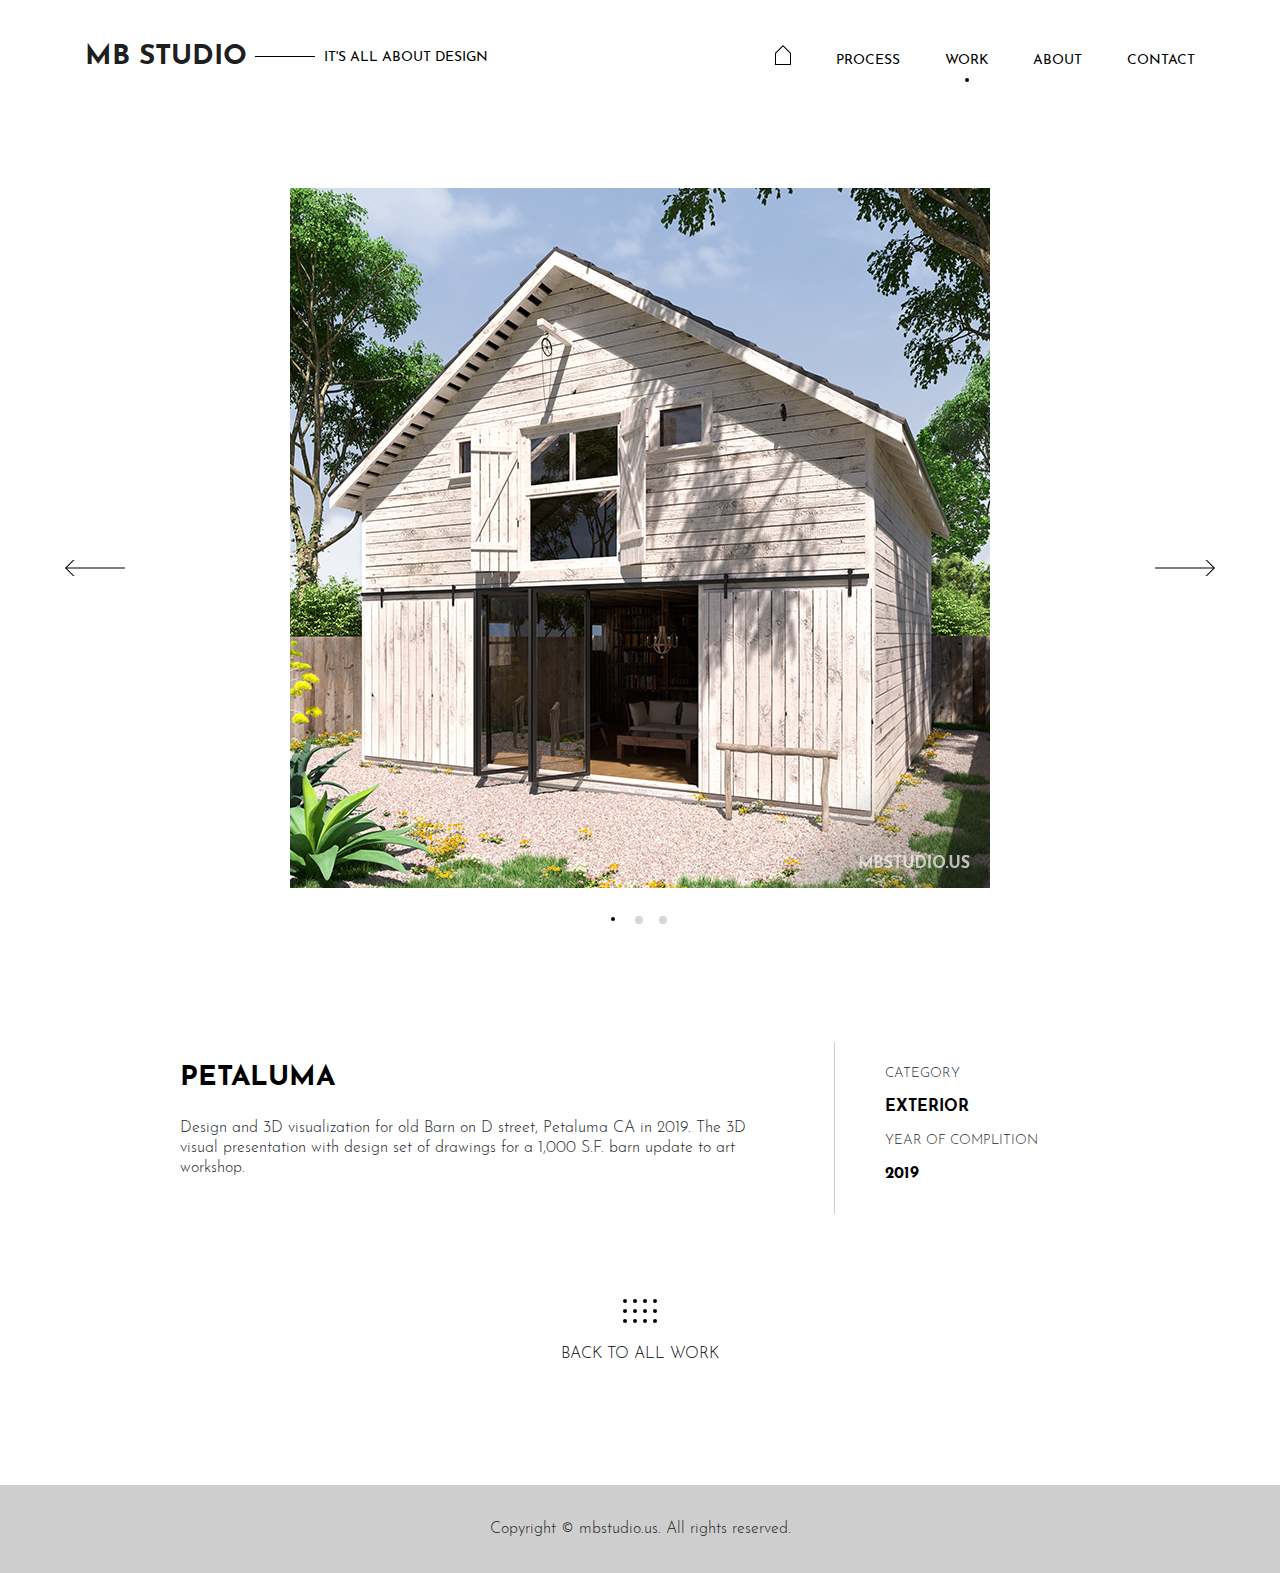
<file: petaluma.html>
<!DOCTYPE html>
<!--
To change this license header, choose License Headers in Project Properties.
To change this template file, choose Tools | Templates
and open the template in the editor.
-->
<html lang="en">
    <head>
        <title>MBstudio</title>
        <meta charset="UTF-8">
        <meta name="viewport" content="width=device-width, initial-scale=1.0">

        <!--iOS compatibile-->
        <meta name="apple-mobile-web-app-capable" content="yes">
        <meta name="apple-mobile-web-app-title" content="">
        <link rel="apple-touch-icon" href="putanja do ikonice favicon li neke">        

        <!--Android compatibile-->
        <meta name="mobile-web-app-capable" content="yes">
        <meta name="aplication-name" content="">
        <link rel="icon" type="icon/png" href="putanja do ikonice favicon li neke">

        <!--FONTOVI-->
        <!--Awesome-->
        <link rel="stylesheet" href="https://cdnjs.cloudflare.com/ajax/libs/font-awesome/4.7.0/css/font-awesome.min.css">

        <!--bootstrap-->
        <link href="css/bootstrap.css" rel="stylesheet" type="text/css"/>

        <!--external css, like plugins ...-->
        <link href="css/owl.carousel.css" rel="stylesheet" type="text/css"/>

        <!--theme css-->
        <link href="css/theme.css" rel="stylesheet" type="text/css"/>

        <!-- HTML5 shim and Respond.js for IE8 support of HTML5 elements and media queries -->
        <!-- WARNING: Respond.js doesn't work if you view the page via file:// -->
        <!--[if lt IE 9]>
          <script src="https://oss.maxcdn.com/html5shiv/3.7.3/html5shiv.min.js"></script>
          <script src="https://oss.maxcdn.com/respond/1.4.2/respond.min.js"></script>
        <![endif]-->

    </head>
    <body>
        <header>
            <div class="container">
                <nav class="navbar navbar-expand-lg navbar-light p-0">
                    <h1>
                        <a class="navbar-brand text-uppercase" href="index.html">mb studio</a>
                        <a href="index.html" class="text-uppercase navbar-brand-info d-none d-md-inline-block">it's all about design</a>
                    </h1>
                    <button class="navbar-toggler" type="button" data-toggle="collapse" data-target="#main-menu" aria-controls="main-menu" aria-expanded="false" aria-label="Toggle navigation">
                        <span class="navbar-toggler-icon"></span>
                    </button>

                    <div class="collapse navbar-collapse" id="main-menu">
                        <ul class="navbar-nav ml-auto text-uppercase">
                            <li class="nav-item active">
                                <a class="nav-link" href="index.html"><img class="home" src="img/icon_home-01.svg"></a>
                            </li>
                            <li class="nav-item">
                                <a class="nav-link" href="process.html">process</a>
                            </li>
                            <li class="nav-item">
                                <a class="nav-link active" href="work.html">work</a>
                            </li>
                            <li class="nav-item">
                                <a class="nav-link" href="about.html">about</a>
                            </li>
                            <li class="nav-item">
                                <a class="nav-link" href="contact.html">contact</a>
                            </li>
                        </ul>
                    </div>
                </nav>
            </div>
        </header>
        <main>
            <section class="single-work">
                <div class="container">
                    <div class="row justify-content-center">
                        <div class="col-12 col-md-10">
                            <div class="single-work-gallery owl-carousel">
                                <img src="img/petaluma/mbstudio-petaluma-img-1.jpg" alt=""/>
                                <img src="img/petaluma/mbstudio-petaluma-img-2.jpg" alt=""/>
                                <img src="img/petaluma/mbstudio-petaluma-img-3.jpg" alt=""/>
                            </div>
                        </div>
                        <div class="col-12 col-md-7">
                            <div class="single-work-item pb-4">
                                <h3 class="text-uppercase">petaluma</h3>
                                <p>
                                    Design and 3D visualization for old Barn on D street, Petaluma CA in 2019. The 3D visual presentation
                                    with design set of drawings for a 1,000 S.F. barn update to art workshop.
                                </p>
                            </div>
                        </div>
                        <div class="col-12 col-lg-3">
                            <div class="single-work-info">
                                <div class="category">
                                    <p>category</p>
                                    <h6>exterior</h6>
                                </div>
                                <div class="year">
                                    <p>year of complition</p>
                                    <h6>2019</h6>
                                </div>
                            </div>
                        </div>
                        <div class="col-12">
                            <div class="single-work-back">
                                <a href="work.html">
                                        <svg id="Layer_1" class="back" data-name="Layer 1" xmlns="http://www.w3.org/2000/svg" viewBox="0 0 34 24">
                                            <title>icon_back_to_list</title>
                                            <circle cx="2" cy="2" r="2"/><circle cx="12" cy="2" r="2"/><circle cx="22" cy="2" r="2"/><circle cx="32" cy="2" r="2"/><circle cx="2" cy="22" r="2"/><circle cx="12" cy="22" r="2"/><circle cx="22" cy="22" r="2"/><circle cx="32" cy="22" r="2"/><circle cx="2" cy="12" r="2"/><circle cx="12" cy="12" r="2"/><circle cx="22" cy="12" r="2"/><circle cx="32" cy="12" r="2"/>
                                        </svg>
                                    <p>back to all work</p>
                                </a>
                            </div>
                        </div>
                    </div>
                </div>
            </section>
        </main>
        <footer>
            <div class="copyright">
                <p>
                    Copyright © mbstudio.us. All rights reserved. 
                </p>
            </div>
        </footer>
        <!--SCRIPTS goes here-->
        <!--First jquery, then popper and finaly bootstrap-->
        <script src="js/jquery.min.js" type="text/javascript"></script>
        <script src="js/popper.js" type="text/javascript"></script>
        <script src="js/bootstrap.min.js" type="text/javascript"></script>

        <script src="js/owl.carousel.js" type="text/javascript"></script>
        <script src="js/TweenMax.min.js" type="text/javascript"></script>
        <!--All page js-->
        <script src="js/main.js" type="text/javascript"></script>
    </body>
</html>
</file>
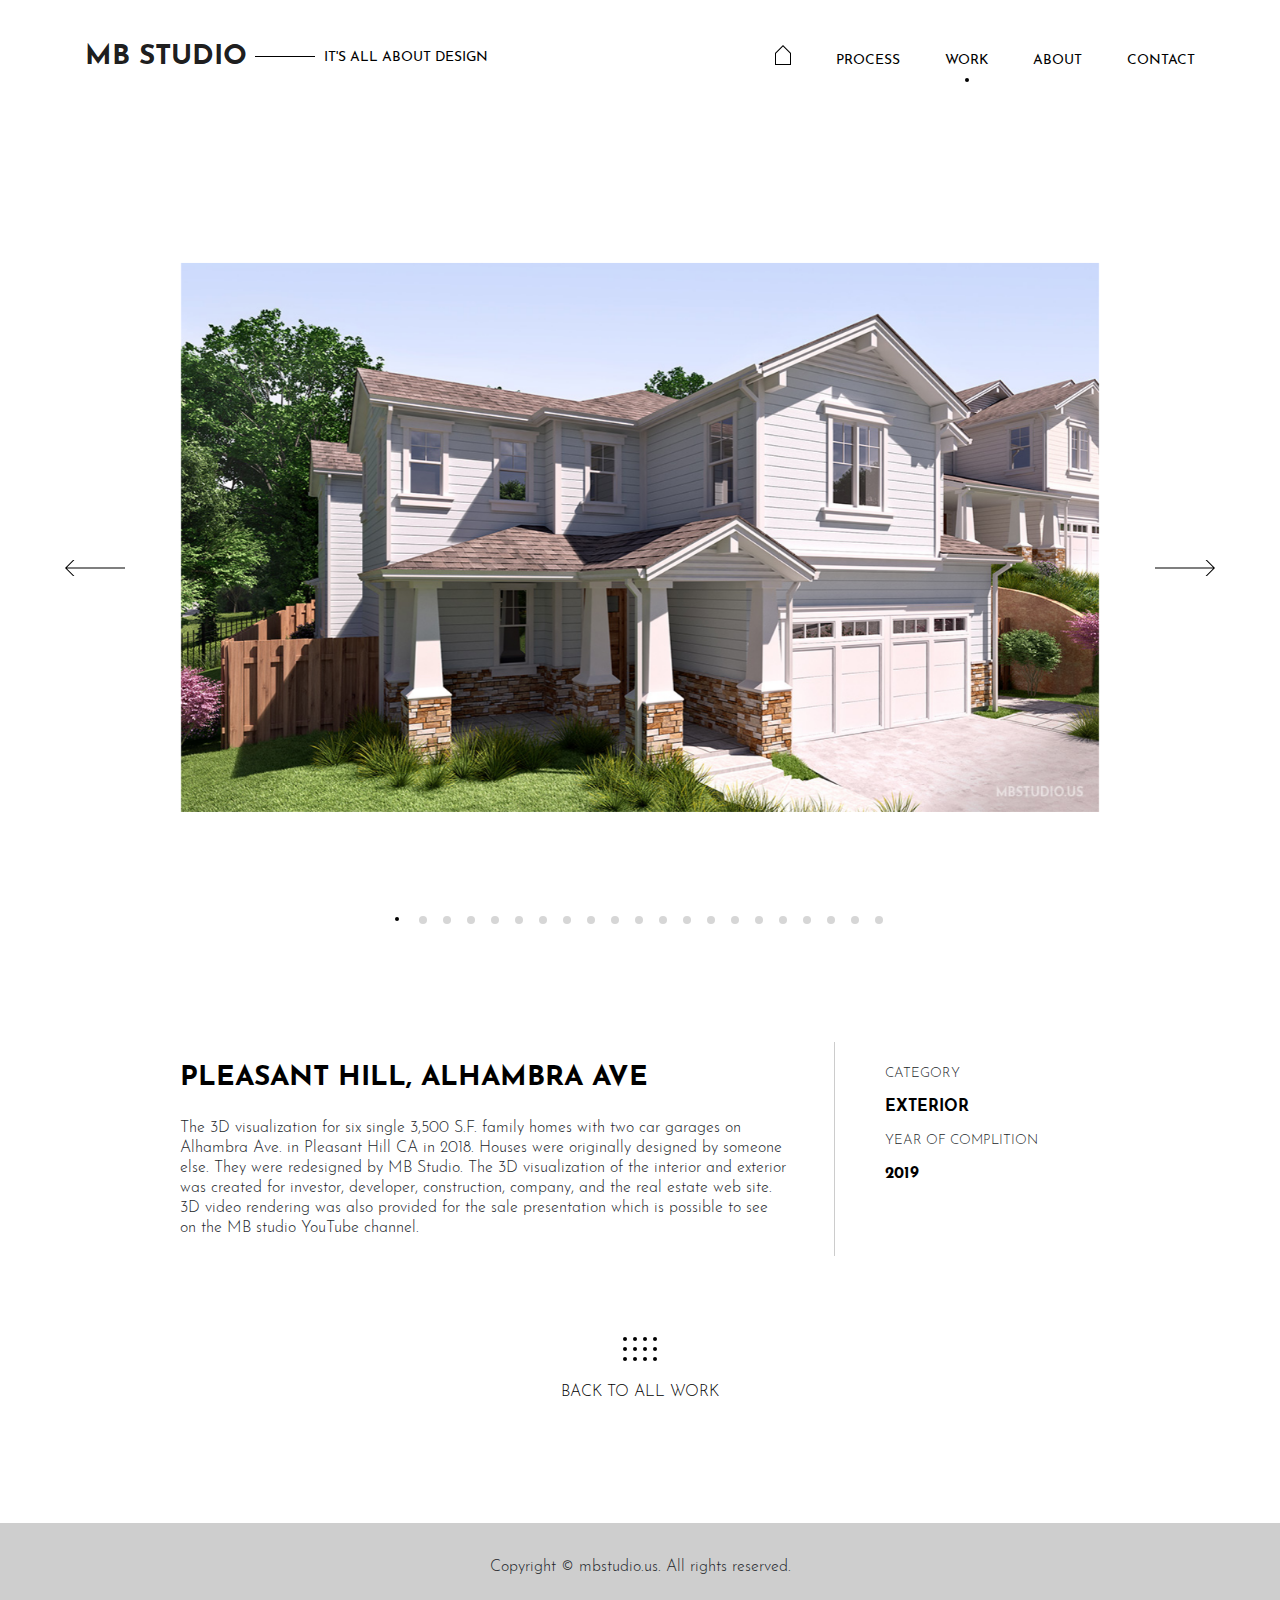
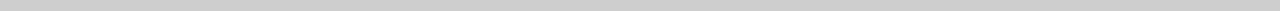
<file: pleasant_hill_exterior.html>
<!DOCTYPE html>
<!--
To change this license header, choose License Headers in Project Properties.
To change this template file, choose Tools | Templates
and open the template in the editor.
-->
<html lang="en">
    <head>
        <title>MBstudio</title>
        <meta charset="UTF-8">
        <meta name="viewport" content="width=device-width, initial-scale=1.0">

        <!--iOS compatibile-->
        <meta name="apple-mobile-web-app-capable" content="yes">
        <meta name="apple-mobile-web-app-title" content="MBstudio">
        <link rel="apple-touch-icon" href="putanja do ikonice favicon li neke">        

        <!--Android compatibile-->
        <meta name="mobile-web-app-capable" content="yes">
        <meta name="aplication-name" content="MBstudio">
        <link rel="icon" type="icon/png" href="putanja do ikonice favicon li neke">

        <!--FONTOVI-->
        <!--Awesome-->
        <link rel="stylesheet" href="https://cdnjs.cloudflare.com/ajax/libs/font-awesome/4.7.0/css/font-awesome.min.css">

        <!--bootstrap-->
        <link href="css/bootstrap.css" rel="stylesheet" type="text/css"/>

        <!--external css, like plugins ...-->
        <link href="css/owl.carousel.css" rel="stylesheet" type="text/css"/>

        <!--theme css-->
        <link href="css/theme.css" rel="stylesheet" type="text/css"/>

        <!-- HTML5 shim and Respond.js for IE8 support of HTML5 elements and media queries -->
        <!-- WARNING: Respond.js doesn't work if you view the page via file:// -->
        <!--[if lt IE 9]>
          <script src="https://oss.maxcdn.com/html5shiv/3.7.3/html5shiv.min.js"></script>
          <script src="https://oss.maxcdn.com/respond/1.4.2/respond.min.js"></script>
        <![endif]-->

    </head>
    <body>
        <header>
            <div class="container">
                <nav class="navbar navbar-expand-lg navbar-light p-0">
                    <h1>
                        <a class="navbar-brand text-uppercase" href="index.html">mb studio</a>
                        <a href="index.html" class="text-uppercase navbar-brand-info d-none d-md-inline-block">it's all about design</a>
                    </h1>
                    <button class="navbar-toggler" type="button" data-toggle="collapse" data-target="#main-menu" aria-controls="main-menu" aria-expanded="false" aria-label="Toggle navigation">
                        <span class="navbar-toggler-icon"></span>
                    </button>

                    <div class="collapse navbar-collapse" id="main-menu">
                        <ul class="navbar-nav ml-auto text-uppercase">
                            <li class="nav-item active">
                                <a class="nav-link" href="index.html"><img class="home" src="img/icon_home-01.svg"></a>
                            </li>
                            <li class="nav-item">
                                <a class="nav-link" href="process.html">process</a>
                            </li>
                            <li class="nav-item">
                                <a class="nav-link active" href="work.html">work</a>
                            </li>
                            <li class="nav-item">
                                <a class="nav-link" href="about.html">about</a>
                            </li>
                            <li class="nav-item">
                                <a class="nav-link" href="contact.html">contact</a>
                            </li>
                        </ul>
                    </div>
                </nav>
            </div>
        </header>
        <main>
            <section class="single-work">
                <div class="container">
                    <div class="row justify-content-center">
                        <div class="col-12 col-md-10">
                            <div class="single-work-gallery owl-carousel">
                                <img src="img/pleasant_hill_exterior/mbstudio-pleasant-hill-img-1.jpg" alt=""/>
                                <img src="img/pleasant_hill_exterior/mbstudio-pleasant-hill-img-2.jpg" alt=""/>
                                <img src="img/pleasant_hill_exterior/mbstudio-pleasant-hill-img-3.jpg" alt=""/>
                                <img src="img/pleasant_hill_exterior/mbstudio-pleasant-hill-img-4.jpg" alt=""/>
                                <img src="img/pleasant_hill_exterior/mbstudio-pleasant-hill-img-5.jpg" alt=""/>
                                <img src="img/pleasant_hill_exterior/mbstudio-pleasant-hill-img-6.jpg" alt=""/>
                                <img src="img/pleasant_hill_exterior/mbstudio-pleasant-hill-img-7.jpg" alt=""/>
                                <img src="img/pleasant_hill_exterior/mbstudio-pleasant-hill-img-8.jpg" alt=""/>
                                <img src="img/pleasant_hill_exterior/mbstudio-pleasant-hill-img-9.jpg" alt=""/>
                                <img src="img/pleasant_hill_exterior/mbstudio-pleasant-hill-img-10.jpg" alt=""/>
                                <img src="img/pleasant_hill_exterior/mbstudio-pleasant-hill-img-11.jpg" alt=""/>
                                <img src="img/pleasant_hill_exterior/mbstudio-pleasant-hill-img-28.jpg" alt=""/>
                                <img src="img/pleasant_hill_exterior/mbstudio-pleasant-hill-img-29.jpg" alt=""/>
                                <img src="img/pleasant_hill_exterior/mbstudio-pleasant-hill-img-30.jpg" alt=""/>
                                <img src="img/pleasant_hill_exterior/mbstudio-pleasant-hill-img-31.jpg" alt=""/>
                                <img src="img/pleasant_hill_exterior/mbstudio-pleasant-hill-img-32.jpg" alt=""/>
                                <img src="img/pleasant_hill_exterior/mbstudio-pleasant-hill-img-33.jpg" alt=""/>
                                <img src="img/pleasant_hill_exterior/mbstudio-pleasant-hill-img-34.jpg" alt=""/>
                                <img src="img/pleasant_hill_exterior/mbstudio-pleasant-hill-img-35.jpg" alt=""/>
                                <img src="img/pleasant_hill_exterior/mbstudio-pleasant-hill-img-36.jpg" alt=""/>
                                <img src="img/pleasant_hill_exterior/mbstudio-pleasant-hill-img-37.jpg" alt=""/>
                            </div>
                        </div>
                        <div class="col-12 col-md-7">
                            <div class="single-work-item">
                                <h3 class="text-uppercase">pleasant hill, alhambra ave</h3>
                                <p>
                                    The 3D visualization for six single 3,500 S.F. family homes with two car garages on Alhambra Ave. in
                                    Pleasant Hill CA in 2018. Houses were originally designed by someone else. They were redesigned by
                                    MB Studio. The 3D visualization of the interior and exterior was created for investor, developer,
                                    construction, company, and the real estate web site. 3D video rendering was also provided for the sale
                                    presentation which is possible to see on the MB studio YouTube channel.
                                </p>
                            </div>
                        </div>
                        <div class="col-12 col-lg-3">
                            <div class="single-work-info">
                                <div class="category">
                                    <p>category</p>
                                    <h6>exterior</h6>
                                </div>
                                <div class="year">
                                    <p>year of complition</p>
                                    <h6>2019</h6>
                                </div>
                            </div>
                        </div>
                        <div class="col-12">
                            <div class="single-work-back">
                                <a href="work.html">
                                        <svg id="Layer_1" class="back" data-name="Layer 1" xmlns="http://www.w3.org/2000/svg" viewBox="0 0 34 24">
                                            <title>icon_back_to_list</title>
                                            <circle cx="2" cy="2" r="2"/><circle cx="12" cy="2" r="2"/><circle cx="22" cy="2" r="2"/><circle cx="32" cy="2" r="2"/><circle cx="2" cy="22" r="2"/><circle cx="12" cy="22" r="2"/><circle cx="22" cy="22" r="2"/><circle cx="32" cy="22" r="2"/><circle cx="2" cy="12" r="2"/><circle cx="12" cy="12" r="2"/><circle cx="22" cy="12" r="2"/><circle cx="32" cy="12" r="2"/>
                                        </svg>
                                    <p>back to all work</p>
                                </a>
                            </div>
                        </div>
                    </div>
                </div>
            </section>
        </main>
        <footer>
            <div class="copyright">
                <p>
                    Copyright © mbstudio.us. All rights reserved. 
                </p>
            </div>
        </footer>
        <!--SCRIPTS goes here-->
        <!--First jquery, then popper and finaly bootstrap-->
        <script src="js/jquery.min.js" type="text/javascript"></script>
        <script src="js/popper.js" type="text/javascript"></script>
        <script src="js/bootstrap.min.js" type="text/javascript"></script>

        <script src="js/owl.carousel.js" type="text/javascript"></script>
        <script src="js/TweenMax.min.js" type="text/javascript"></script>
        <!--All page js-->
        <script src="js/main.js" type="text/javascript"></script>
    </body>
</html>
</file>
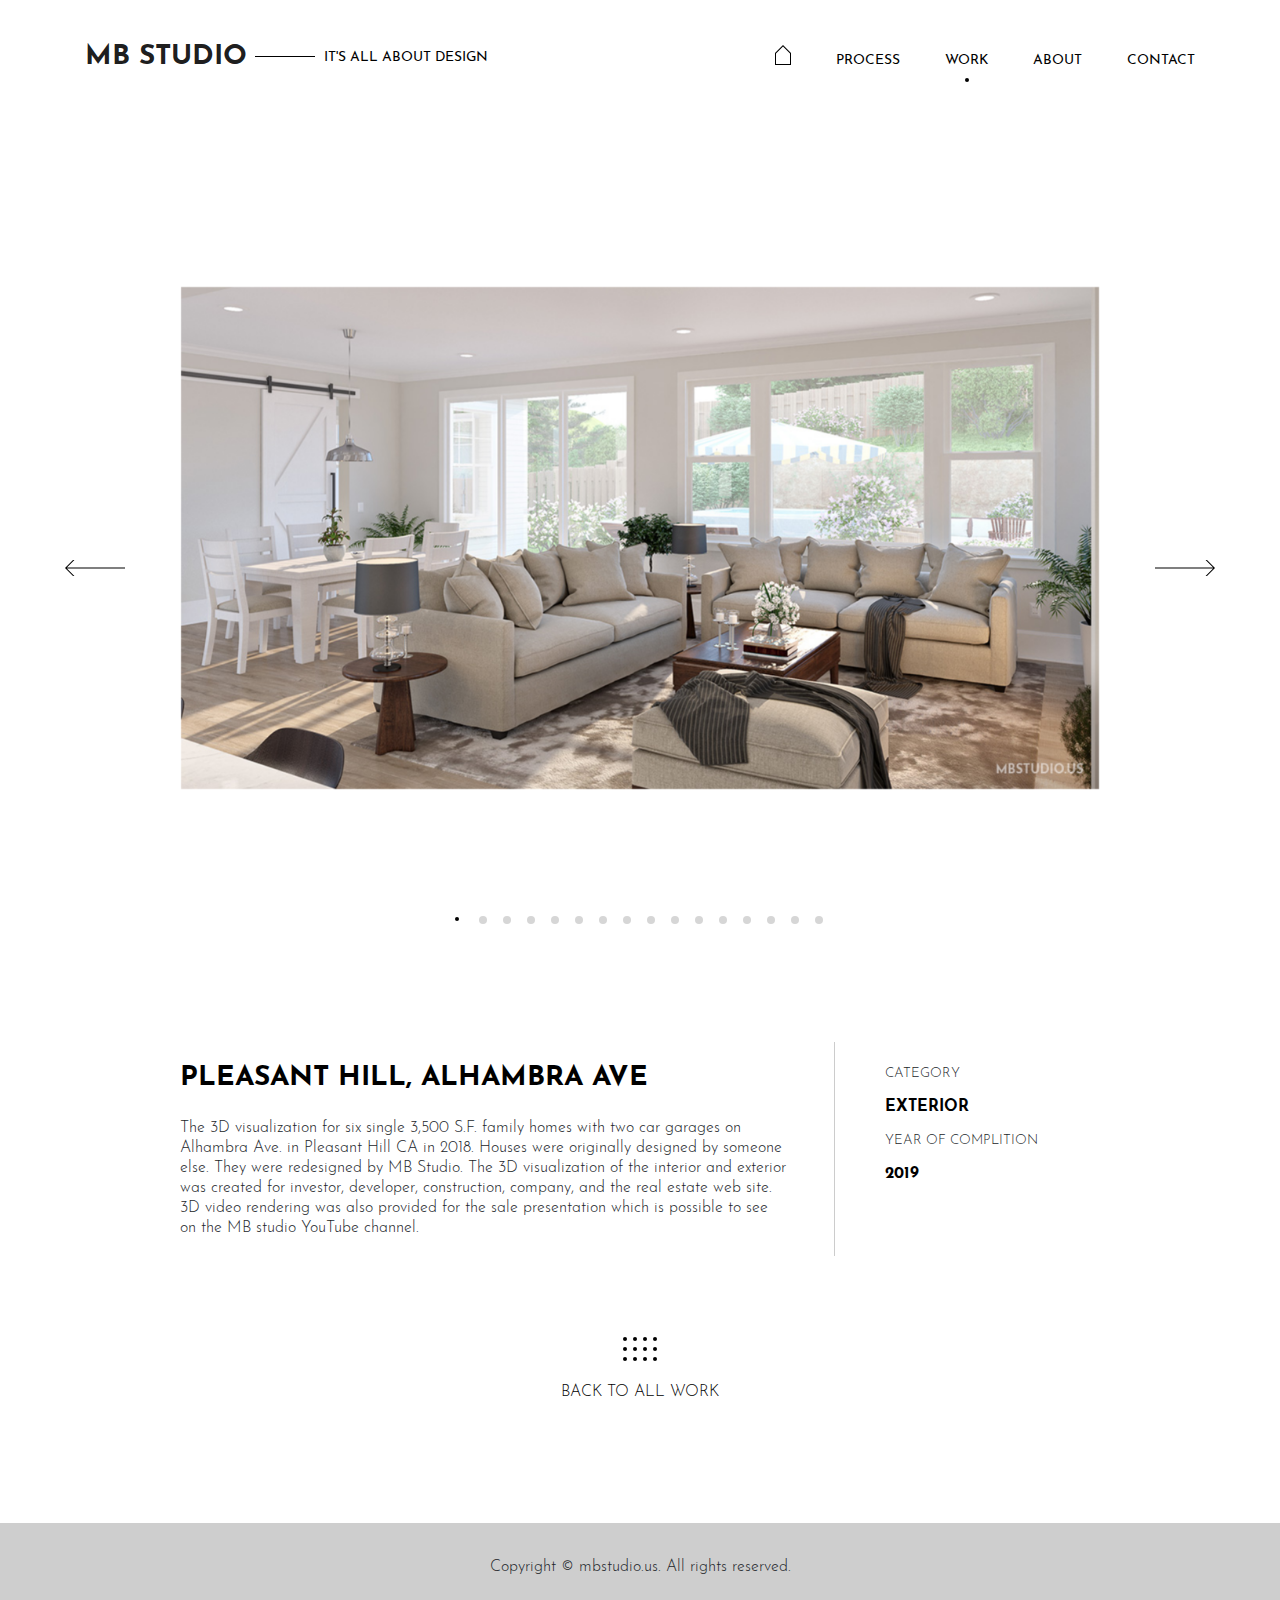
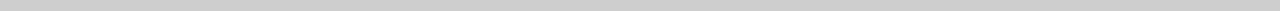
<file: pleasant_hill_interior.html>
<!DOCTYPE html>
<!--
To change this license header, choose License Headers in Project Properties.
To change this template file, choose Tools | Templates
and open the template in the editor.
-->
<html lang="en">
    <head>
        <title>MBstudio</title>
        <meta charset="UTF-8">
        <meta name="viewport" content="width=device-width, initial-scale=1.0">

        <!--iOS compatibile-->
        <meta name="apple-mobile-web-app-capable" content="yes">
        <meta name="apple-mobile-web-app-title" content="MBstudio">
        <link rel="apple-touch-icon" href="putanja do ikonice favicon li neke">        

        <!--Android compatibile-->
        <meta name="mobile-web-app-capable" content="yes">
        <meta name="aplication-name" content="MBstudio">
        <link rel="icon" type="icon/png" href="putanja do ikonice favicon li neke">

        <!--FONTOVI-->
        <!--Awesome-->
        <link rel="stylesheet" href="https://cdnjs.cloudflare.com/ajax/libs/font-awesome/4.7.0/css/font-awesome.min.css">

        <!--bootstrap-->
        <link href="css/bootstrap.css" rel="stylesheet" type="text/css"/>

        <!--external css, like plugins ...-->
        <link href="css/owl.carousel.css" rel="stylesheet" type="text/css"/>

        <!--theme css-->
        <link href="css/theme.css" rel="stylesheet" type="text/css"/>

        <!-- HTML5 shim and Respond.js for IE8 support of HTML5 elements and media queries -->
        <!-- WARNING: Respond.js doesn't work if you view the page via file:// -->
        <!--[if lt IE 9]>
          <script src="https://oss.maxcdn.com/html5shiv/3.7.3/html5shiv.min.js"></script>
          <script src="https://oss.maxcdn.com/respond/1.4.2/respond.min.js"></script>
        <![endif]-->

    </head>
    <body>
        <header>
            <div class="container">
                <nav class="navbar navbar-expand-lg navbar-light p-0">
                    <h1>
                        <a class="navbar-brand text-uppercase" href="index.html">mb studio</a>
                        <a href="index.html" class="text-uppercase navbar-brand-info d-none d-md-inline-block">it's all about design</a>
                    </h1>
                    <button class="navbar-toggler" type="button" data-toggle="collapse" data-target="#main-menu" aria-controls="main-menu" aria-expanded="false" aria-label="Toggle navigation">
                        <span class="navbar-toggler-icon"></span>
                    </button>

                    <div class="collapse navbar-collapse" id="main-menu">
                        <ul class="navbar-nav ml-auto text-uppercase">
                            <li class="nav-item active">
                                <a class="nav-link" href="index.html"><img class="home" src="img/icon_home-01.svg"></a>
                            </li>
                            <li class="nav-item">
                                <a class="nav-link" href="process.html">process</a>
                            </li>
                            <li class="nav-item">
                                <a class="nav-link active" href="work.html">work</a>
                            </li>
                            <li class="nav-item">
                                <a class="nav-link" href="about.html">about</a>
                            </li>
                            <li class="nav-item">
                                <a class="nav-link" href="contact.html">contact</a>
                            </li>
                        </ul>
                    </div>
                </nav>
            </div>
        </header>
        <main>
            <section class="single-work">
                <div class="container">
                    <div class="row justify-content-center">
                        <div class="col-12 col-md-10">
                            <div class="single-work-gallery owl-carousel">
                                <img src="img/pleasant_hill_interior/mbstudio-pleasant-hill-img-12.jpg" alt=""/>
                                <img src="img/pleasant_hill_interior/mbstudio-pleasant-hill-img-13.jpg" alt=""/>
                                <img src="img/pleasant_hill_interior/mbstudio-pleasant-hill-img-14.jpg" alt=""/>
                                <img src="img/pleasant_hill_interior/mbstudio-pleasant-hill-img-15.jpg" alt=""/>
                                <img src="img/pleasant_hill_interior/mbstudio-pleasant-hill-img-16.jpg" alt=""/>
                                <img src="img/pleasant_hill_interior/mbstudio-pleasant-hill-img-17.jpg" alt=""/>
                                <img src="img/pleasant_hill_interior/mbstudio-pleasant-hill-img-18.jpg" alt=""/>
                                <img src="img/pleasant_hill_interior/mbstudio-pleasant-hill-img-19.jpg" alt=""/>
                                <img src="img/pleasant_hill_interior/mbstudio-pleasant-hill-img-20.jpg" alt=""/>
                                <img src="img/pleasant_hill_interior/mbstudio-pleasant-hill-img-21.jpg" alt=""/>
                                <img src="img/pleasant_hill_interior/mbstudio-pleasant-hill-img-22.jpg" alt=""/>
                                <img src="img/pleasant_hill_interior/mbstudio-pleasant-hill-img-23.jpg" alt=""/>
                                <img src="img/pleasant_hill_interior/mbstudio-pleasant-hill-img-24.jpg" alt=""/>
                                <img src="img/pleasant_hill_interior/mbstudio-pleasant-hill-img-25.jpg" alt=""/>
                                <img src="img/pleasant_hill_interior/mbstudio-pleasant-hill-img-26.jpg" alt=""/>
                                <img src="img/pleasant_hill_interior/mbstudio-pleasant-hill-img-27.jpg" alt=""/>
                            </div>
                        </div>
                        <div class="col-12 col-md-7">
                            <div class="single-work-item">
                                <h3 class="text-uppercase">pleasant hill, alhambra ave</h3>
                                <p>
                                    The 3D visualization for six single 3,500 S.F. family homes with two car garages on Alhambra Ave. in
                                    Pleasant Hill CA in 2018. Houses were originally designed by someone else. They were redesigned by
                                    MB Studio. The 3D visualization of the interior and exterior was created for investor, developer,
                                    construction, company, and the real estate web site. 3D video rendering was also provided for the sale
                                    presentation which is possible to see on the MB studio YouTube channel.
                                </p>
                            </div>
                        </div>
                        <div class="col-12 col-lg-3">
                            <div class="single-work-info">
                                <div class="category">
                                    <p>category</p>
                                    <h6>exterior</h6>
                                </div>
                                <div class="year">
                                    <p>year of complition</p>
                                    <h6>2019</h6>
                                </div>
                            </div>
                        </div>
                        <div class="col-12">
                            <div class="single-work-back">
                                <a href="work.html">
                                        <svg id="Layer_1" class="back" data-name="Layer 1" xmlns="http://www.w3.org/2000/svg" viewBox="0 0 34 24">
                                            <title>icon_back_to_list</title>
                                            <circle cx="2" cy="2" r="2"/><circle cx="12" cy="2" r="2"/><circle cx="22" cy="2" r="2"/><circle cx="32" cy="2" r="2"/><circle cx="2" cy="22" r="2"/><circle cx="12" cy="22" r="2"/><circle cx="22" cy="22" r="2"/><circle cx="32" cy="22" r="2"/><circle cx="2" cy="12" r="2"/><circle cx="12" cy="12" r="2"/><circle cx="22" cy="12" r="2"/><circle cx="32" cy="12" r="2"/>
                                        </svg>
                                    <p>back to all work</p>
                                </a>
                            </div>
                        </div>
                    </div>
                </div>
            </section>
        </main>
        <footer>
            <div class="copyright">
                <p>
                    Copyright © mbstudio.us. All rights reserved. 
                </p>
            </div>
        </footer>
        <!--SCRIPTS goes here-->
        <!--First jquery, then popper and finaly bootstrap-->
        <script src="js/jquery.min.js" type="text/javascript"></script>
        <script src="js/popper.js" type="text/javascript"></script>
        <script src="js/bootstrap.min.js" type="text/javascript"></script>

        <script src="js/owl.carousel.js" type="text/javascript"></script>
        <script src="js/TweenMax.min.js" type="text/javascript"></script>
        <!--All page js-->
        <script src="js/main.js" type="text/javascript"></script>
    </body>
</html>
</file>
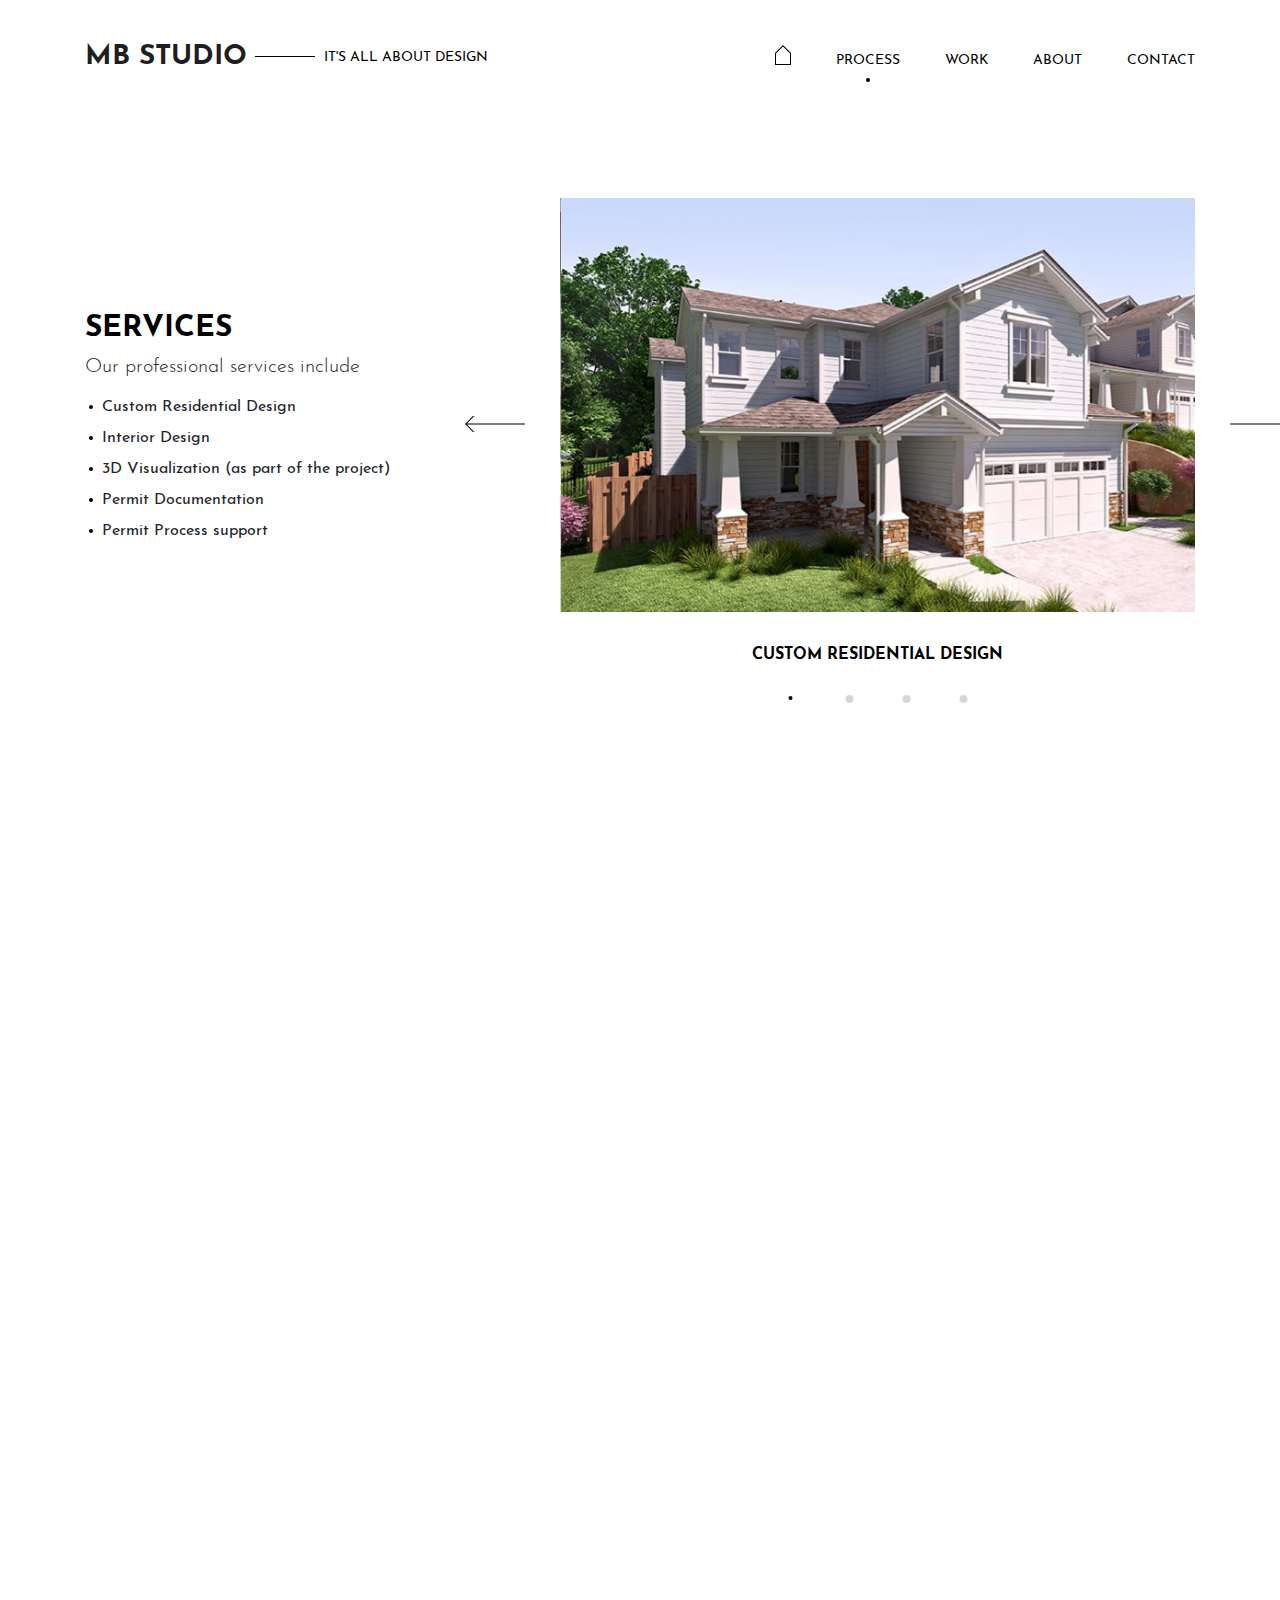
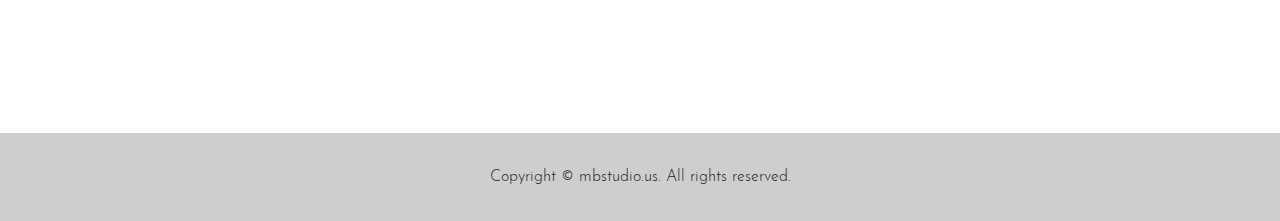
<file: process.html>
<!DOCTYPE html>
<!--
To change this license header, choose License Headers in Project Properties.
To change this template file, choose Tools | Templates
and open the template in the editor.
-->
<html lang="en">
    <head>
        <title>MBstudio</title>
        <meta charset="UTF-8">
        <meta name="viewport" content="width=device-width, initial-scale=1.0">

        <!--iOS compatibile-->
        <meta name="apple-mobile-web-app-capable" content="yes">
        <meta name="apple-mobile-web-app-title" content="MBstudio">
        <link rel="apple-touch-icon" href="putanja do ikonice favicon li neke">        

        <!--Android compatibile-->
        <meta name="mobile-web-app-capable" content="yes">
        <meta name="aplication-name" content="MBstudio">
        <link rel="icon" type="icon/png" href="putanja do ikonice favicon li neke">

        <!--FONTOVI-->
        <!--Awesome-->
        <link rel="stylesheet" href="https://cdnjs.cloudflare.com/ajax/libs/font-awesome/4.7.0/css/font-awesome.min.css">

        <!--bootstrap-->
        <link href="css/bootstrap.css" rel="stylesheet" type="text/css"/>

        <!--external css, like plugins ...-->
        <link href="css/owl.carousel.css" rel="stylesheet" type="text/css"/>

        <!--theme css-->
        <link href="css/theme.css" rel="stylesheet" type="text/css"/>

        <!-- HTML5 shim and Respond.js for IE8 support of HTML5 elements and media queries -->
        <!-- WARNING: Respond.js doesn't work if you view the page via file:// -->
        <!--[if lt IE 9]>
          <script src="https://oss.maxcdn.com/html5shiv/3.7.3/html5shiv.min.js"></script>
          <script src="https://oss.maxcdn.com/respond/1.4.2/respond.min.js"></script>
        <![endif]-->

    </head>
    <body>
        <header>
            <div class="container">
                <nav class="navbar navbar-expand-lg navbar-light p-0">
                    <h1>
                        <a class="navbar-brand text-uppercase" href="index.html">mb studio</a>
                        <a href="index.html" class="text-uppercase navbar-brand-info d-none d-md-inline-block">it's all about design</a>
                    </h1>
                    <button class="navbar-toggler" type="button" data-toggle="collapse" data-target="#main-menu" aria-controls="main-menu" aria-expanded="false" aria-label="Toggle navigation">
                        <span class="navbar-toggler-icon">
                            <?xml version="1.0" encoding="utf-8"?>
                        <!-- Generator: Adobe Illustrator 22.1.0, SVG Export Plug-In . SVG Version: 6.00 Build 0)  -->
                        <svg version="1.1" id="Layer_1" xmlns="http://www.w3.org/2000/svg"
                            xmlns:xlink="http://www.w3.org/1999/xlink" x="0px" y="0px" viewBox="0 0 32 20"
                            style="enable-background:new 0 0 32 20;" xml:space="preserve">
                            <g>
                                <rect width="32" height="1" />
                            </g>
                            <g>
                                <rect y="9.5" width="32" height="1" />
                            </g>
                            <g>
                                <rect y="19" width="32" height="1" />
                            </g>
                        </svg>
                        </span>
                    </button>

                    <div class="collapse navbar-collapse" id="main-menu">
                        <ul class="navbar-nav ml-auto text-uppercase">
                            <li class="nav-item active">
                                <a class="nav-link" href="index.html"><img class="home" src="img/icon_home-01.svg"></a>
                            </li>
                            <li class="nav-item">
                                <a class="nav-link active" href="process.html">process</a>
                            </li>
                            <li class="nav-item">
                                <a class="nav-link" href="work.html">work</a>
                            </li>
                            <li class="nav-item">
                                <a class="nav-link" href="about.html">about</a>
                            </li>
                            <li class="nav-item">
                                <a class="nav-link" href="contact.html">contact</a>
                            </li>
                        </ul>
                    </div>
                </nav>
            </div>
        </header>
        <main>
            <!-- process services start --> 
            <section class="process-services">
                <div class="container">
                    <div class="row">
                        <div class="col-12 order-2 order-md-1 col-md-4 align-self-center">
                            <div class="process-services-info">
                                <h3 class="text-uppercase">services</h3>
                                <p>
                                    Our professional services include
                                </p>
                                <ul>
                                    <li>Custom Residential Design</li>
                                    <li>Interior Design</li>
                                    <li>3D Visualization (as part of the project)</li>
                                    <li>Permit Documentation</li>
                                    <li>Permit Process support</li>
                                </ul>
                            </div>
                        </div>
                        <div class="col-12 order-1 order-md-2 offset-md-1 col-md-7">
                            <div class="process-services-photo owl-carousel">
                                <img src="img/mbstudio-process-slider-img-1.jpg" alt=""/>
                                <img src="img/mbstudio-process-slider-img-2.jpg" alt=""/>
                                <img src="img/mbstudio-process-slider-img-3.jpg" alt=""/>
                                <img src="img/mbstudio-process-slider-img-4.jpg" alt=""/>
                            </div>
                            <h6 class="text-uppercase text-center">
                                custom residential design
                            </h6>
                        </div>
                    </div>
                </div>
            </section><!-- process services ends --> 
            <!-- process explained start --> 
            <section class="process-work">
                <div class="container" id="process">
                    <div class="row">
                        <div class="col-12 col-md-6 col-lg-4 align-self-center processScene">
                            <div class="process-work-item first">
                                <h5 class="text-uppercase">Process</h5>
                                <p class="process-info">
                                    Our working process includes following steps
                                </p>
                            </div>
                        </div>
                        <div class="col-12 col-md-6 col-lg-4 mb-90 mb-5 b-md-left b-lg-right processScene">
                            <div class="process-work-item">
                                <p class="num">step 1</p>
                                <h6 class="text-uppercase title">Program development</h6>
                                <p class="info">
                                    An initial meeting with the client will 
                                    outline the wants and needs for the design 
                                    and review and examine all restrictions 
                                    inherent to the lot including: ARB 
                                    requirements, setbacks, easements, as well 
                                    as cost parameters. Builder recommendations 
                                    are available upon request, and builder 
                                    input is encouraged.
                                </p>
                            </div>
                        </div>
                        <div class="col-12 col-md-6 col-lg-4 mb-5 processScene">
                            <div class="process-work-item">
                                <p class="num">step 2</p>
                                <h6 class="text-uppercase title">concept sketch</h6>
                                <p class="info">
                                    A preliminary concept sketch of the ground 
                                    floor will be generated on the site plan
                                    incorporating all the program information 
                                    for review and approval. Approximate square 
                                    footage and room sizes will be presented.
                                </p>
                                <a href="#" data-toggle="modal" data-target="#modal-concept">
                                    <p class="text-uppercase discover">discover<span class="arrow-small"><img src="img/arrow_small-01.svg"></span></p>
                                </a>
                            </div>
                        </div>
                        <div class="process-modal">
                                <div class="modal" id="modal-concept" tabindex="-1" role="dialog">
                                    <div class="modal-dialog modal-dialog-centered" role="document">
                                        <div class="modal-content">
                                            <div class="modal-header">
                                                <button type="button" class="close" data-dismiss="modal" aria-label="Close">
                                                    close
                                                    <span aria-hidden="true">
                                                        <img src="img/icon_close-01.svg">
                                                    </span>
                                                </button>
                                            </div>
                                            <div class="modal-body">
                                                <div class="container-fluid">
                                                    <div class="row">
                                                        <div class="col-12 col-lg-5">
                                                            <div class="process-modal-item">
                                                                <p class="num">step 2</p>
                                                                <h3 class="text-uppercase process-modal-title">concept sketch</h3>
                                                                <p class="process-modal-info">
                                                                    A preliminary concept sketch of the ground
                                                                    floor will be generated on the site plan 
                                                                    incorporating all the program information 
                                                                    for review and approval. Approximate square
                                                                    footage and room sizes will be presented.
                                                                </p>
                                                            </div>
                                                        </div>
                                                        <div class="col-12 col-lg-6 text-center">
                                                            <div class="process-modal-gallery owl-carousel">
                                                                <img class="img-fluid" src="img/mbstudio-process-concept-sketch-img-1.jpg" alt=""/>
                                                                <img class="img-fluid" src="img/mbstudio-process-concept-sketch-img-2.jpg" alt=""/>
                                                                <img class="img-fluid" src="img/mbstudio-process-concept-sketch-img-3.jpg" alt=""/>
                                                            </div>
                                                            <h6 class="text-uppercase modal-img-info">conceptual 3d sketch</h6>
                                                        </div>
                                                    </div>
                                                </div>
                                            </div>
                                        </div>
                                    </div>
                                </div>
                            </div>
                        <div class="col-12 col-md-6 col-lg-4 b-lg-left-0 mb-5 mb-lg-0 b-md-left b-lg-right processScene">
                            <div class="process-work-item">
                                <p class="num">step 3</p>
                                <h6 class="text-uppercase title">design development</h6>
                                <p class="info">
                                    Upon concept approval, a refined CAD drawing
                                    will be created with the design and layout 
                                    of the floor levels along with an elevations
                                    study. The project will remain in this phase
                                    until the client has approved all design 
                                    elements including master suite, kitchen, 
                                    and bath designs.
                                </p>
                                <a href="#" data-toggle="modal" data-target="#modal-design">
                                    <p class="text-uppercase discover">discover<span class="arrow-small"><img src="img/arrow_small-01.svg"></span></p>
                                </a>
                            </div>
                        </div>
                        <div class="process-modal">
                                <div class="modal" id="modal-design" tabindex="-1" role="dialog">
                                    <div class="modal-dialog modal-dialog-centered" role="document">
                                        <div class="modal-content">
                                            <div class="modal-header">
                                                <button type="button" class="close" data-dismiss="modal" aria-label="Close">
                                                    close
                                                    <span aria-hidden="true">
                                                        <img src="img/icon_close-01.svg">
                                                    </span>
                                                </button>
                                            </div>
                                            <div class="modal-body">
                                                <div class="container-fluid">
                                                    <div class="row">
                                                        <div class="col-12 col-lg-5">
                                                            <div class="process-modal-item">
                                                                <p class="num">step 3</p>
                                                                <h3 class="text-uppercase process-modal-title">design development</h3>
                                                                <p class="process-modal-info">
                                                                    Upon concept approval, a refined CAD drawing
                                                                    will be created with the design and layout 
                                                                    of the floor levels along with an elevations
                                                                    study. The project will remain in this phase
                                                                    until the client has approved all design 
                                                                    elements including master suite, kitchen, 
                                                                    and bath designs.
                                                                </p>
                                                            </div>
                                                        </div>
                                                        <div class="col-12 col-lg-6 text-center">
                                                            <div class="process-modal-gallery owl-carousel">
                                                                <img src="img/mbstudio-process-design-development-img-1.jpg" alt=""/>
                                                                <img src="img/mbstudio-process-design-development-img-2.jpg" alt=""/>
                                                                <img src="img/mbstudio-process-design-development-img-3.jpg" alt=""/>
                                                                <img src="img/mbstudio-process-design-development-img-4.jpg" alt=""/>
                                                                <img src="img/mbstudio-process-design-development-img-5.jpg" alt=""/>
                                                                <img src="img/mbstudio-process-design-development-img-6.jpg" alt=""/>
                                                            </div>
                                                            <h6 class="text-uppercase modal-img-info">residential architecture exterior</h6>
                                                        </div>
                                                    </div>
                                                </div>
                                            </div>
                                        </div>
                                    </div>
                                </div>
                            </div>
                        <div class="col-12 col-md-6 col-lg-4 mb-5 mb-lg-0 b-md-right processScene">
                            <div class="process-work-item">
                                <p class="num">step 4</p>
                                <h6 class="text-uppercase title">construction document & quality assurance phase</h6>
                                <p class="info">
                                    At this point, design development is frozen 
                                    and only minor changes discovered during 
                                    construction plan development will be made 
                                    in order to further optimize and refine the 
                                    plan. All dimensions, notes, details, and 
                                    sections are added to the plan set. 
                                    Quality assurance phase includes an intensive
                                    sequence of checks to insure quality and 
                                    accuracy of the final plan.
                                </p>
                                <a href="#" data-toggle="modal" data-target="#modal-construction">
                                    <p class="text-uppercase discover">discover<span class="arrow-small"><img src="img/arrow_small-01.svg"></span></p>
                                </a>
                            </div>
                        </div>
                        <div class="process-modal">
                                <div class="modal" id="modal-construction" tabindex="-1" role="dialog">
                                    <div class="modal-dialog modal-dialog-centered" role="document">
                                        <div class="modal-content">
                                            <div class="modal-header">
                                                <button type="button" class="close" data-dismiss="modal" aria-label="Close">
                                                    close
                                                    <span aria-hidden="true">
                                                        <img src="img/icon_close-01.svg">
                                                    </span>
                                                </button>
                                            </div>
                                            <div class="modal-body">
                                                <div class="container-fluid">
                                                    <div class="row">
                                                        <div class="col-12 col-lg-5">
                                                            <div class="process-modal-item">
                                                                <p class="num">step 4</p>
                                                                <h3 class="text-uppercase process-modal-title">construction document</h3>
                                                                <p class="process-modal-info">
                                                                    At this point, design development is frozen
                                                                    and only minor changes discovered during 
                                                                    construction plan development will be made 
                                                                    in order to further optimize and refine the 
                                                                    plan. All dimensions, notes, details, and 
                                                                    sections are added to the plan set. 
                                                                </p>
                                                            </div>
                                                        </div>
                                                        <div class="col-12 col-lg-6 text-center">
                                                            <div class="process-modal-gallery owl-carousel">
                                                                <img src="img/mbstudio-process-construction-document-img-1.jpg" alt=""/>
                                                                <img src="img/mbstudio-process-construction-document-img-2.jpg" alt=""/>
                                                                <img src="img/mbstudio-process-construction-document-img-3.jpg" alt=""/>
                                                                <img src="img/mbstudio-process-construction-document-img-4.jpg" alt=""/>
                                                                <img src="img/mbstudio-process-construction-document-img-5.jpg" alt=""/>
                                                            </div>
                                                            <h6 class="text-uppercase modal-img-info">detailed drawings</h6>
                                                        </div>
                                                    </div>
                                                </div>
                                            </div>
                                        </div>
                                    </div>
                                </div>
                            </div>
                        <div class="col-12 col-md-6 col-lg-4 align-self-center processScene">
                            <div class="process-work-item">
                                <figure>
                                    <img src="img/logo_process.jpg" alt=""/>
                                </figure>
                            </div>
                        </div>
                    </div>
                </div>
            </section>
        </main>
        <footer>
            <div class="copyright">
                <p>
                    Copyright © mbstudio.us. All rights reserved. 
                </p>
            </div>
        </footer>
        <!--SCRIPTS goes here-->
        <!--First jquery, then popper and finaly bootstrap-->
        <script src="js/jquery.min.js" type="text/javascript"></script>
        <script src="js/popper.js" type="text/javascript"></script>
        <script src="js/bootstrap.min.js" type="text/javascript"></script>

        <script src="js/owl.carousel.js" type="text/javascript"></script>
        <script src="js/TweenMax.min.js" type="text/javascript"></script>
        <script src="js/ScrollMagic.js" type="text/javascript"></script>
        <script src="js/animation.gsap.js" type="text/javascript"></script>
        <script src="js/debug.addIndicators.js" type="text/javascript"></script>
        <!--All page js-->
        <script src="js/main.js" type="text/javascript"></script>
    </body>
</html>
</file>
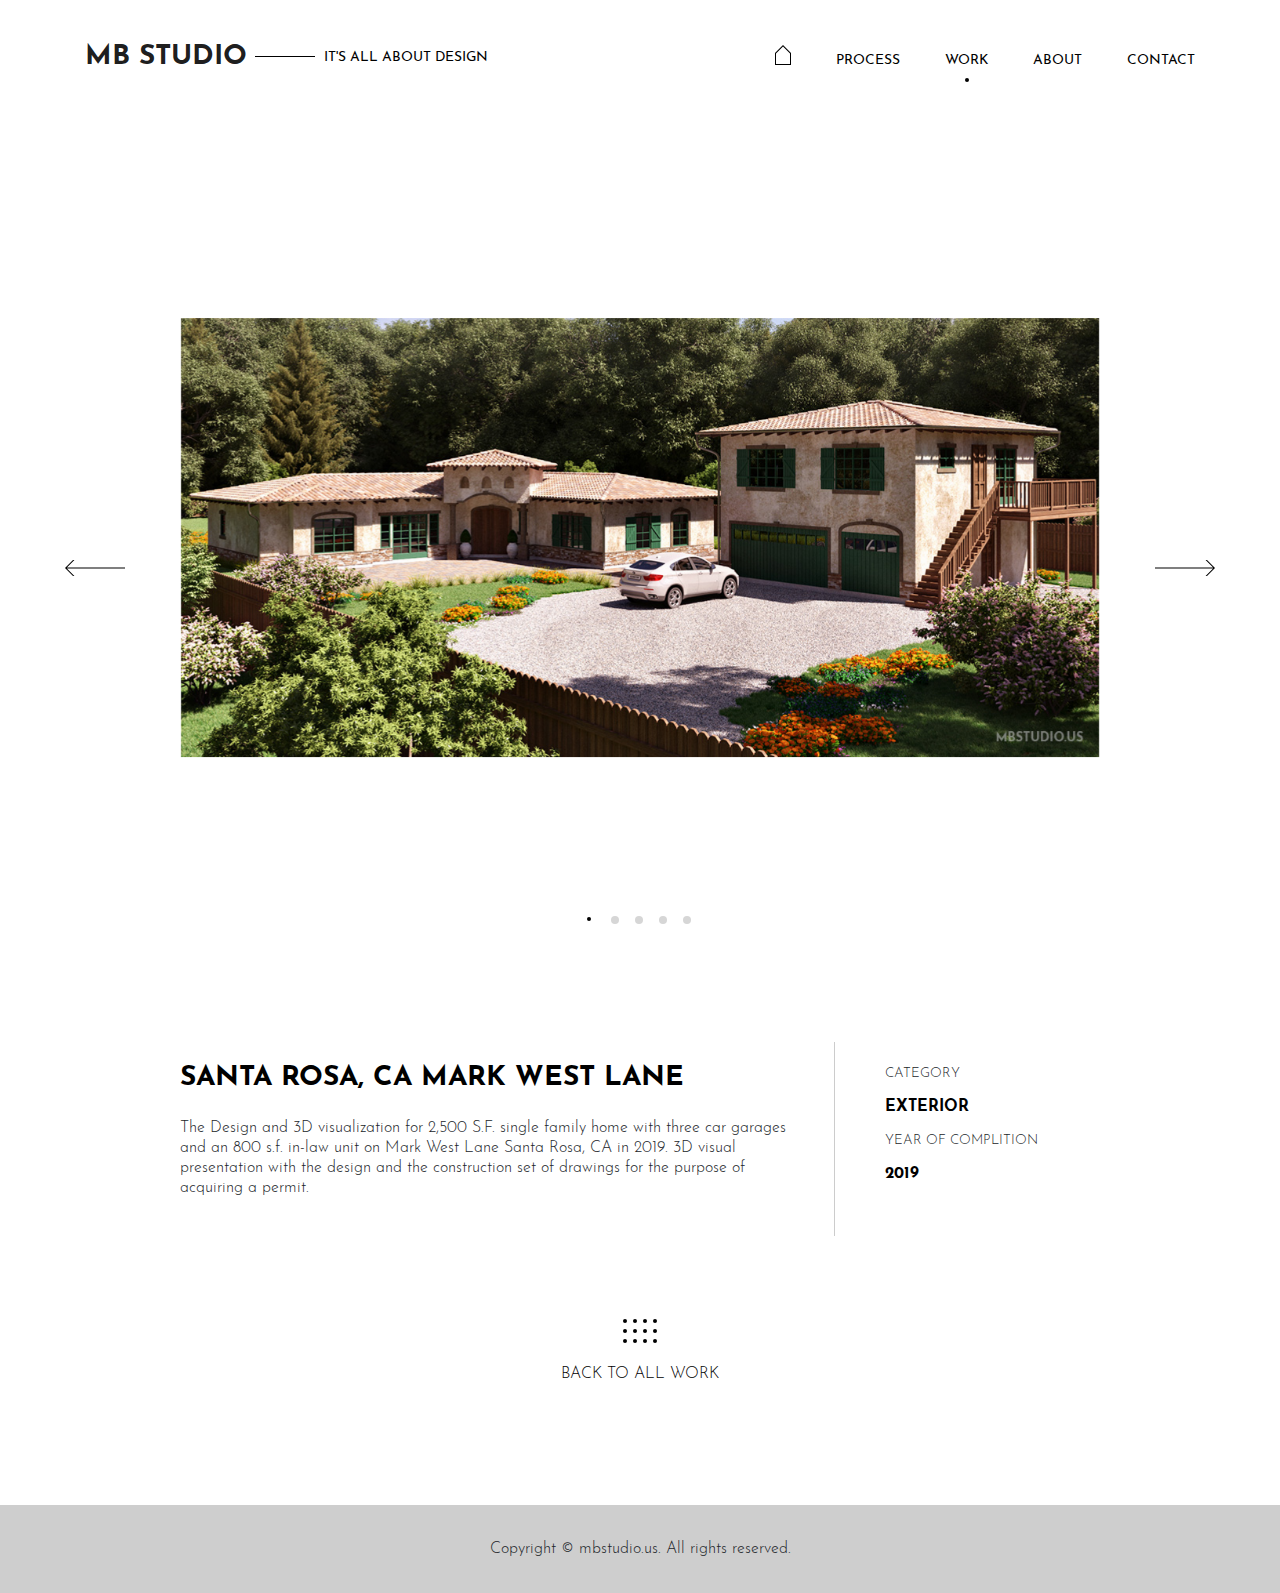
<file: santa_rosa.html>
<!DOCTYPE html>
<!--
To change this license header, choose License Headers in Project Properties.
To change this template file, choose Tools | Templates
and open the template in the editor.
-->
<html lang="en">
    <head>
        <title>MBstudio</title>
        <meta charset="UTF-8">
        <meta name="viewport" content="width=device-width, initial-scale=1.0">

        <!--iOS compatibile-->
        <meta name="apple-mobile-web-app-capable" content="yes">
        <meta name="apple-mobile-web-app-title" content="">
        <link rel="apple-touch-icon" href="putanja do ikonice favicon li neke">        

        <!--Android compatibile-->
        <meta name="mobile-web-app-capable" content="yes">
        <meta name="aplication-name" content="">
        <link rel="icon" type="icon/png" href="putanja do ikonice favicon li neke">

        <!--FONTOVI-->
        <!--Awesome-->
        <link rel="stylesheet" href="https://cdnjs.cloudflare.com/ajax/libs/font-awesome/4.7.0/css/font-awesome.min.css">

        <!--bootstrap-->
        <link href="css/bootstrap.css" rel="stylesheet" type="text/css"/>

        <!--external css, like plugins ...-->
        <link href="css/owl.carousel.css" rel="stylesheet" type="text/css"/>

        <!--theme css-->
        <link href="css/theme.css" rel="stylesheet" type="text/css"/>

        <!-- HTML5 shim and Respond.js for IE8 support of HTML5 elements and media queries -->
        <!-- WARNING: Respond.js doesn't work if you view the page via file:// -->
        <!--[if lt IE 9]>
          <script src="https://oss.maxcdn.com/html5shiv/3.7.3/html5shiv.min.js"></script>
          <script src="https://oss.maxcdn.com/respond/1.4.2/respond.min.js"></script>
        <![endif]-->

    </head>
    <body>
        <header>
            <div class="container">
                <nav class="navbar navbar-expand-lg navbar-light p-0">
                    <h1>
                        <a class="navbar-brand text-uppercase" href="index.html">mb studio</a>
                        <a href="index.html" class="text-uppercase navbar-brand-info d-none d-md-inline-block">it's all about design</a>
                    </h1>
                    <button class="navbar-toggler" type="button" data-toggle="collapse" data-target="#main-menu" aria-controls="main-menu" aria-expanded="false" aria-label="Toggle navigation">
                        <span class="navbar-toggler-icon"></span>
                    </button>

                    <div class="collapse navbar-collapse" id="main-menu">
                        <ul class="navbar-nav ml-auto text-uppercase">
                            <li class="nav-item active">
                                <a class="nav-link" href="index.html"><img class="home" src="img/icon_home-01.svg"></a>
                            </li>
                            <li class="nav-item">
                                <a class="nav-link" href="process.html">process</a>
                            </li>
                            <li class="nav-item">
                                <a class="nav-link active" href="work.html">work</a>
                            </li>
                            <li class="nav-item">
                                <a class="nav-link" href="about.html">about</a>
                            </li>
                            <li class="nav-item">
                                <a class="nav-link" href="contact.html">contact</a>
                            </li>
                        </ul>
                    </div>
                </nav>
            </div>
        </header>
        <main>
            <section class="single-work">
                <div class="container">
                    <div class="row justify-content-center">
                        <div class="col-12 col-md-10">
                            <div class="single-work-gallery owl-carousel">
                                <img src="img/santa_rosa/mbstudio-santa-rosa-img-1.jpg" alt=""/>
                                <img src="img/santa_rosa/mbstudio-santa-rosa-img-2.jpg" alt=""/>
                                <img src="img/santa_rosa/mbstudio-santa-rosa-img-3.jpg" alt=""/>
                                <img src="img/santa_rosa/mbstudio-santa-rosa-img-4.jpg" alt=""/>
                                <img src="img/santa_rosa/mbstudio-santa-rosa-img-5.jpg" alt=""/>
                            </div>
                        </div>
                        <div class="col-12 col-md-7">
                            <div class="single-work-item pb-4">
                                <h3 class="text-uppercase">SANTA ROSA, CA Mark West Lane</h3>
                                <p>
                                    The Design and 3D visualization for 2,500 S.F. single family home with three car garages and an 800 s.f.
                                    in-law unit on Mark West Lane Santa Rosa, CA in 2019. 3D visual presentation with the design and the
                                    construction set of drawings for the purpose of acquiring a permit.
                                </p>
                            </div>
                        </div>
                        <div class="col-12 col-lg-3">
                            <div class="single-work-info">
                                <div class="category">
                                    <p>category</p>
                                    <h6>exterior</h6>
                                </div>
                                <div class="year">
                                    <p>year of complition</p>
                                    <h6>2019</h6>
                                </div>
                            </div>
                        </div>
                        <div class="col-12">
                            <div class="single-work-back">
                                <a href="work.html">
                                        <svg id="Layer_1" class="back" data-name="Layer 1" xmlns="http://www.w3.org/2000/svg" viewBox="0 0 34 24">
                                            <title>icon_back_to_list</title>
                                            <circle cx="2" cy="2" r="2"/><circle cx="12" cy="2" r="2"/><circle cx="22" cy="2" r="2"/><circle cx="32" cy="2" r="2"/><circle cx="2" cy="22" r="2"/><circle cx="12" cy="22" r="2"/><circle cx="22" cy="22" r="2"/><circle cx="32" cy="22" r="2"/><circle cx="2" cy="12" r="2"/><circle cx="12" cy="12" r="2"/><circle cx="22" cy="12" r="2"/><circle cx="32" cy="12" r="2"/>
                                        </svg>
                                    <p>back to all work</p>
                                </a>
                            </div>
                        </div>
                    </div>
                </div>
            </section>
        </main>
        <footer>
            <div class="copyright">
                <p>
                    Copyright © mbstudio.us. All rights reserved. 
                </p>
            </div>
        </footer>
        <!--SCRIPTS goes here-->
        <!--First jquery, then popper and finaly bootstrap-->
        <script src="js/jquery.min.js" type="text/javascript"></script>
        <script src="js/popper.js" type="text/javascript"></script>
        <script src="js/bootstrap.min.js" type="text/javascript"></script>

        <script src="js/owl.carousel.js" type="text/javascript"></script>
        <script src="js/TweenMax.min.js" type="text/javascript"></script>
        <!--All page js-->
        <script src="js/main.js" type="text/javascript"></script>
    </body>
</html>
</file>
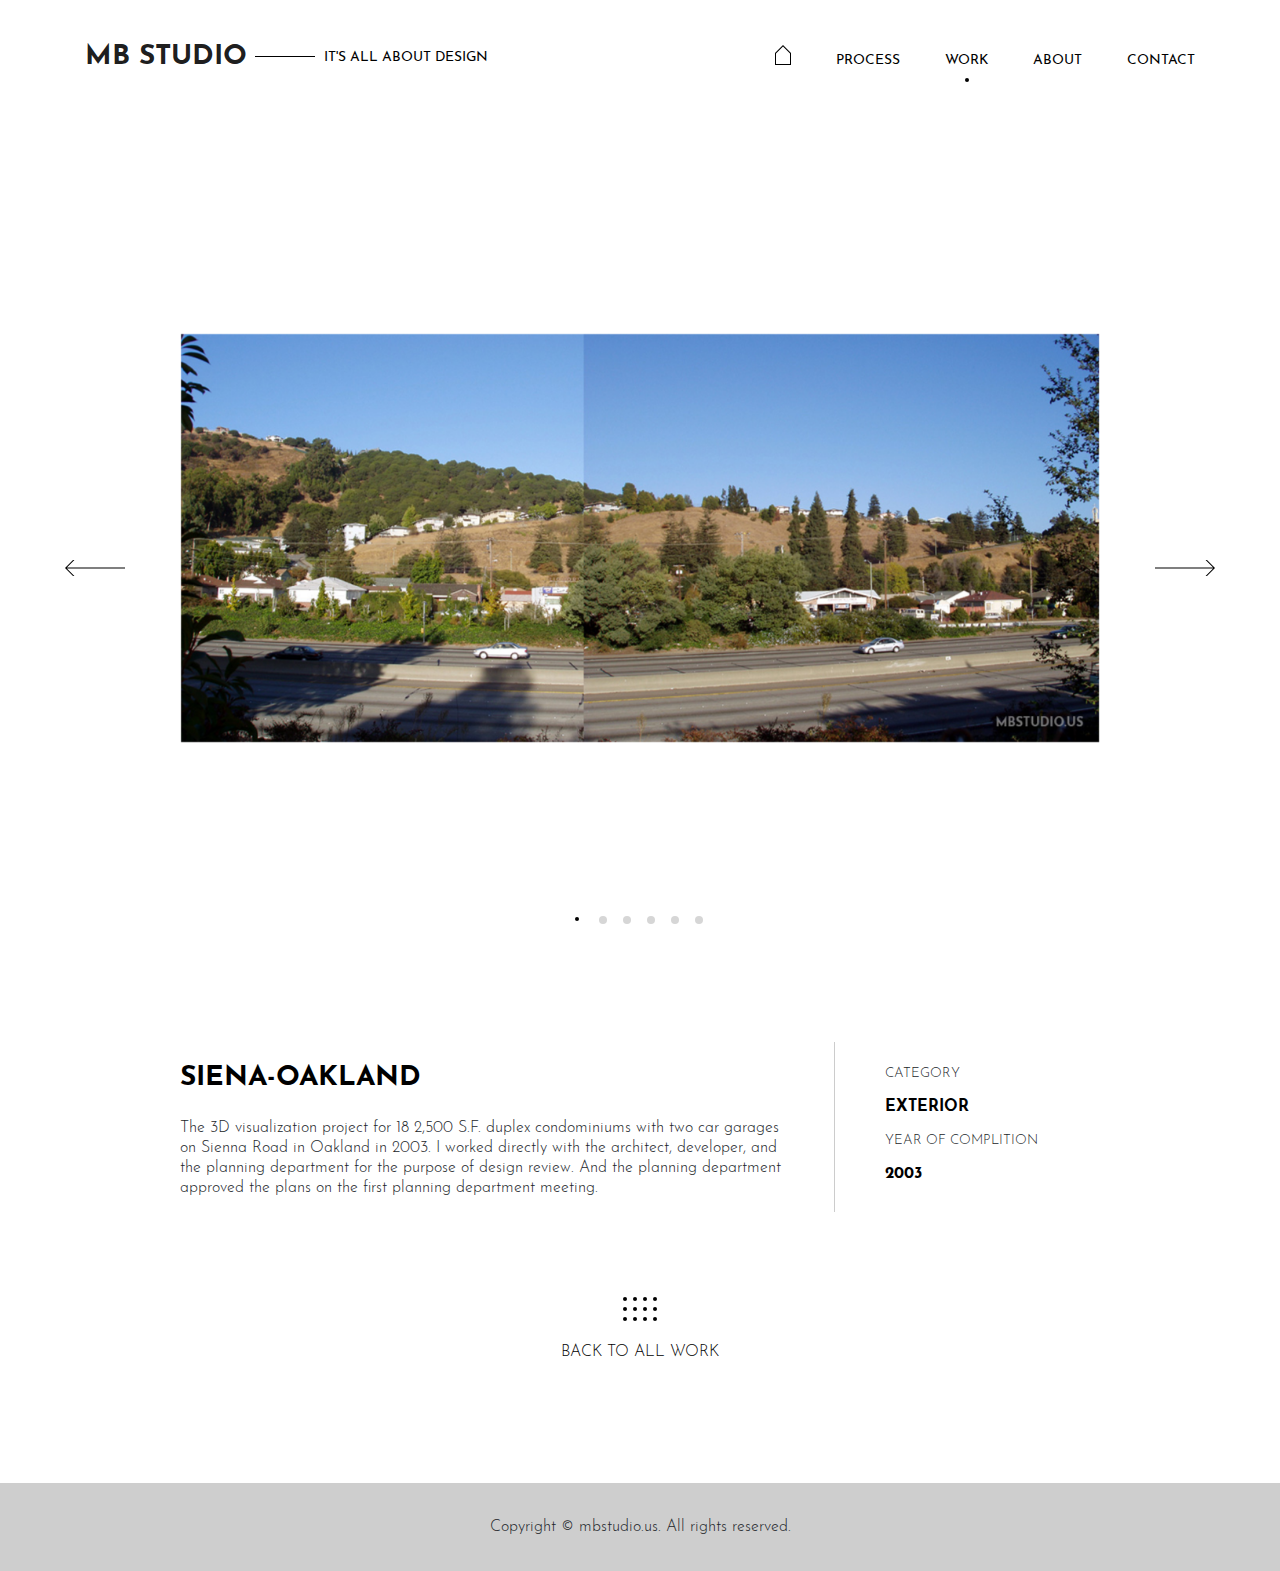
<file: siena-oakland.html>
<!DOCTYPE html>
<!--
To change this license header, choose License Headers in Project Properties.
To change this template file, choose Tools | Templates
and open the template in the editor.
-->
<html lang="en">
    <head>
        <title>MBstudio</title>
        <meta charset="UTF-8">
        <meta name="viewport" content="width=device-width, initial-scale=1.0">

        <!--iOS compatibile-->
        <meta name="apple-mobile-web-app-capable" content="yes">
        <meta name="apple-mobile-web-app-title" content="MBstudio">
        <link rel="apple-touch-icon" href="putanja do ikonice favicon li neke">        

        <!--Android compatibile-->
        <meta name="mobile-web-app-capable" content="yes">
        <meta name="aplication-name" content="MBstudio">
        <link rel="icon" type="icon/png" href="putanja do ikonice favicon li neke">

        <!--FONTOVI-->
        <!--Awesome-->
        <link rel="stylesheet" href="https://cdnjs.cloudflare.com/ajax/libs/font-awesome/4.7.0/css/font-awesome.min.css">

        <!--bootstrap-->
        <link href="css/bootstrap.css" rel="stylesheet" type="text/css"/>

        <!--external css, like plugins ...-->
        <link href="css/owl.carousel.css" rel="stylesheet" type="text/css"/>

        <!--theme css-->
        <link href="css/theme.css" rel="stylesheet" type="text/css"/>

        <!-- HTML5 shim and Respond.js for IE8 support of HTML5 elements and media queries -->
        <!-- WARNING: Respond.js doesn't work if you view the page via file:// -->
        <!--[if lt IE 9]>
          <script src="https://oss.maxcdn.com/html5shiv/3.7.3/html5shiv.min.js"></script>
          <script src="https://oss.maxcdn.com/respond/1.4.2/respond.min.js"></script>
        <![endif]-->

    </head>
    <body>
        <header>
            <div class="container">
                <nav class="navbar navbar-expand-lg navbar-light p-0">
                    <h1>
                        <a class="navbar-brand text-uppercase" href="index.html">mb studio</a>
                        <a href="index.html" class="text-uppercase navbar-brand-info d-none d-md-inline-block">it's all about design</a>
                    </h1>
                    <button class="navbar-toggler" type="button" data-toggle="collapse" data-target="#main-menu" aria-controls="main-menu" aria-expanded="false" aria-label="Toggle navigation">
                        <span class="navbar-toggler-icon"></span>
                    </button>

                    <div class="collapse navbar-collapse" id="main-menu">
                        <ul class="navbar-nav ml-auto text-uppercase">
                            <li class="nav-item active">
                                <a class="nav-link" href="index.html"><img class="home" src="img/icon_home-01.svg"></a>
                            </li>
                            <li class="nav-item">
                                <a class="nav-link" href="process.html">process</a>
                            </li>
                            <li class="nav-item">
                                <a class="nav-link active" href="work.html">work</a>
                            </li>
                            <li class="nav-item">
                                <a class="nav-link" href="about.html">about</a>
                            </li>
                            <li class="nav-item">
                                <a class="nav-link" href="contact.html">contact</a>
                            </li>
                        </ul>
                    </div>
                </nav>
            </div>
        </header>
        <main>
            <section class="single-work">
                <div class="container">
                    <div class="row justify-content-center">
                        <div class="col-12 col-md-10">
                            <div class="single-work-gallery owl-carousel">
                                <img src="img/siena-oakland/mbstudio-siena-oakland-img-1.jpg" alt=""/>
                                <img src="img/siena-oakland/mbstudio-siena-oakland-img-2.jpg" alt=""/>
                                <img src="img/siena-oakland/mbstudio-siena-oakland-img-3.jpg" alt=""/>
                                <img src="img/siena-oakland/mbstudio-siena-oakland-img-4.jpg" alt=""/>
                                <img src="img/siena-oakland/mbstudio-siena-oakland-img-5.jpg" alt=""/>
                                <img src="img/siena-oakland/mbstudio-siena-oakland-img-6.jpg" alt=""/>
                            </div>
                        </div>
                        <div class="col-12 col-md-7">
                            <div class="single-work-item">
                                <h3 class="text-uppercase">siena-oakland</h3>
                                <p>
                                    The 3D visualization project for 18 2,500 S.F. duplex condominiums with two car garages on Sienna
                                    Road in Oakland in 2003. I worked directly with the architect, developer, and the planning department for
                                    the purpose of design review. And the planning department approved the plans on the first planning
                                    department meeting.
                                </p>
                            </div>
                        </div>
                        <div class="col-12 col-lg-3">
                            <div class="single-work-info">
                                <div class="category">
                                    <p>category</p>
                                    <h6>exterior</h6>
                                </div>
                                <div class="year">
                                    <p>year of complition</p>
                                    <h6>2003</h6>
                                </div>
                            </div>
                        </div>
                        <div class="col-12">
                            <div class="single-work-back">
                                <a href="work.html">
                                        <svg id="Layer_1" class="back" data-name="Layer 1" xmlns="http://www.w3.org/2000/svg" viewBox="0 0 34 24">
                                            <title>icon_back_to_list</title>
                                            <circle cx="2" cy="2" r="2"/><circle cx="12" cy="2" r="2"/><circle cx="22" cy="2" r="2"/><circle cx="32" cy="2" r="2"/><circle cx="2" cy="22" r="2"/><circle cx="12" cy="22" r="2"/><circle cx="22" cy="22" r="2"/><circle cx="32" cy="22" r="2"/><circle cx="2" cy="12" r="2"/><circle cx="12" cy="12" r="2"/><circle cx="22" cy="12" r="2"/><circle cx="32" cy="12" r="2"/>
                                        </svg>
                                    <p>back to all work</p>
                                </a>
                            </div>
                        </div>
                    </div>
                </div>
            </section>
        </main>
        <footer>
            <div class="copyright">
                <p>
                    Copyright © mbstudio.us. All rights reserved. 
                </p>
            </div>
        </footer>
        <!--SCRIPTS goes here-->
        <!--First jquery, then popper and finaly bootstrap-->
        <script src="js/jquery.min.js" type="text/javascript"></script>
        <script src="js/popper.js" type="text/javascript"></script>
        <script src="js/bootstrap.min.js" type="text/javascript"></script>

        <script src="js/owl.carousel.js" type="text/javascript"></script>
        <script src="js/TweenMax.min.js" type="text/javascript"></script>
        <!--All page js-->
        <script src="js/main.js" type="text/javascript"></script>
    </body>
</html>
</file>
<file: css/theme.css>
@font-face {
  font-family: 'JosefinSans-Bold';
  src: url("../fonts/JosefinSans-Bold/JosefinSans-Bold.eot?#iefix") format("embedded-opentype"), url("../fonts/JosefinSans-Bold/JosefinSans-Bold.woff") format("woff"), url("../fonts/JosefinSans-Bold/JosefinSans-Bold.ttf") format("truetype"), url("../fonts/JosefinSans-Bold/JosefinSans-Bold.svg#JosefinSans-Bold") format("svg");
  font-weight: normal;
  font-style: normal;
}

@font-face {
  font-family: 'JosefinSans-Light';
  src: url("../fonts/JosefinSans-Light/JosefinSans-Light.eot?#iefix") format("embedded-opentype"), url("../fonts/JosefinSans-Light/JosefinSans-Light.woff") format("woff"), url("../fonts/JosefinSans-Light/JosefinSans-Light.ttf") format("truetype"), url("../fonts/JosefinSans-Light/JosefinSans-Light.svg#JosefinSans-Light") format("svg");
  font-weight: normal;
  font-style: normal;
}

@font-face {
  font-family: 'JosefinSans-Regular';
  src: url("../fonts/JosefinSans-Regular/JosefinSans-Regular.eot?#iefix") format("embedded-opentype"), url("../fonts/JosefinSans-Regular/JosefinSans-Regular.woff") format("woff"), url("../fonts/JosefinSans-Regular/JosefinSans-Regular.ttf") format("truetype"), url("../fonts/JosefinSans-Regular/JosefinSans-Regular.svg#JosefinSans-Regular") format("svg");
  font-weight: normal;
  font-style: normal;
}

html {
  font-size: 16px;
}

body {
  height: 100vh;
  min-height: 100vh;
}

h1, h2, h3, h4, h5, h6 {
  font-family: "JosefinSans-Bold";
  color: #000;
}

a {
  font-family: "JosefinSans-Regular";
}

p {
  font-family: "JosefinSans-Light";
  line-height: 24px;
}

button:focus,
a:focus {
  outline: none;
}

.b-left {
  border-left: 1px solid #cecece;
}

.b-right {
  border-right: 1px solid #cecece;
}

@media (min-width: 768px) {
  .b-md-left {
    border-left: 1px solid #cecece !important;
  }
  .b-md-right {
    border-right: 1px solid #cecece !important;
  }
  .b-md-left-0 {
    border-left: none !important;
  }
  .b-md-right-0 {
    border-right: none !important;
  }
}

@media (min-width: 992px) {
  .b-lg-left {
    border-left: 1px solid #cecece !important;
  }
  .b-lg-right {
    border-right: 1px solid #cecece !important;
  }
  .b-lg-left-0 {
    border-left: none !important;
  }
  .b-lg-right-0 {
    border-right: none !important;
  }
}

@media (min-width: 1200px) {
  .b-xl-left {
    border-left: 1px solid #cecece !important;
  }
  .b-xl-right {
    border-right: 1px solid #cecece !important;
  }
  .b-xl-left-0 {
    border-left: none !important;
  }
  .b-xl-right-0 {
    border-right: none !important;
  }
}

@media (min-width: 1400px) {
  .b-xxl-left {
    border-left: 1px solid #cecece !important;
  }
  .b-xxl-right {
    border-right: 1px solid #cecece !important;
  }
  .b-xxl-left-0 {
    border-left: none !important;
  }
  .b-xxl-right-0 {
    border-right: none !important;
  }
}

header {
  padding-top: 30px;
  margin-bottom: 24px;
}

header .navbar .navbar-toggler {
  border: none;
}

header .navbar .navbar-toggler .navbar-toggler-icon {
  background: none;
}

header .navbar .navbar-toggler .navbar-toggler-icon:hover {
  fill: #ccc;
}

header .navbar-brand {
  font-family: "JosefinSans-Bold";
  position: relative;
  font-size: 1.5rem;
}

header .navbar-brand-info {
  font-size: 0.87rem;
  margin-left: 48px;
  position: relative;
  bottom: 3px;
}

header .navbar-nav {
  font-size: 0.87rem;
  padding-top: 15px;
}

header .navbar-nav li {
  margin-bottom: 10px;
}

header .navbar-nav .nav-link {
  color: #000 !important;
  padding: 0 !important;
  position: relative;
}

header .navbar-nav .nav-link:after {
  content: "";
  background: #000;
  border-radius: 50%;
  width: 4px;
  height: 4px;
  bottom: 10px;
  left: 35%;
  -webkit-transform: translateX(-50%);
          transform: translateX(-50%);
  position: absolute;
  opacity: 0;
  -webkit-transition: 0.4s linear;
  transition: 0.4s linear;
}

header .navbar-nav .nav-link:hover:after {
  opacity: 100;
}

header .navbar-nav .nav-link.active:after {
  opacity: 100;
}

header .home {
  width: 16px;
  height: 20px;
  position: relative;
  bottom: 6px;
}

@media (min-width: 768px) {
  header .navbar-brand {
    font-size: 1.75rem;
  }
  header .navbar-brand:after {
    content: "";
    width: 60px;
    height: 1px;
    background-color: #000;
    position: absolute;
    top: 20px;
    left: 170px;
  }
}

@media (min-width: 992px) {
  header {
    margin-bottom: 40px !important;
  }
  header .navbar-nav li {
    padding-top: 0;
    margin-left: 35px;
  }
  header .navbar-nav .nav-link:after {
    content: "";
    bottom: -10px;
    left: 50%;
  }
}

@media (min-width: 1200px) {
  header .navbar .navbar-nav li {
    margin-left: 45px;
  }
}

.featured-slider {
  position: relative;
  margin-bottom: 60px;
}

.featured-slider .featured-slider-title {
  position: relative;
  z-index: 11;
}

.featured-slider .featured-slider-info p {
  max-width: 480px;
  margin: 0 auto;
}

.featured-slider .image {
  max-width: 810px;
  max-height: 810px;
}

.featured-slider .image .image_active {
  width: 100%;
  height: 100%;
}

.featured-slider .owl-nav {
  height: 16px;
  margin-top: 50px;
}

.featured-slider .owl-nav button.owl-prev img {
  left: 0;
  -webkit-transition: 0.1s linear;
  transition: 0.1s linear;
}

.featured-slider .owl-nav button.owl-prev:hover img {
  left: -10px;
}

.featured-slider .owl-nav button.owl-next img {
  right: 0;
  -webkit-transition: 0.1s linear;
  transition: 0.1s linear;
}

.featured-slider .owl-nav button.owl-next:hover img {
  right: -10px;
}

.featured-slider .owl-nav .owl-prev,
.featured-slider .owl-nav .owl-next {
  width: 60px;
  height: 16px;
  position: relative;
  margin: 0;
}

.featured-slider .owl-nav .owl-prev img,
.featured-slider .owl-nav .owl-next img {
  position: relative;
  top: -40px;
  -webkit-transition: 1s linear;
  transition: 1s linear;
}

.featured-slider .owl-nav .owl-prev:hover,
.featured-slider .owl-nav .owl-next:hover {
  background: none;
}

.featured-slider .owl-nav .owl-prev {
  margin-right: 150px;
}

.featured-slider .owl-dots {
  position: absolute;
  bottom: 22px;
  left: 50%;
  -webkit-transform: translateX(-50%);
          transform: translateX(-50%);
}

.featured-slider .owl-dots .owl-dot {
  width: 20px;
  height: 20px;
}

.featured-slider .owl-dots .owl-dot:hover span {
  background: #000;
  width: 4px;
  height: 4px;
  border-radius: 50%;
  margin-bottom: 7px;
}

.featured-slider .owl-dots .owl-dot span {
  width: 8px;
  height: 8px;
}

.featured-slider .owl-dots .owl-dot.active span {
  width: 4px;
  height: 4px;
  background-color: #000;
  margin-bottom: 7px;
}

.scroll {
  position: absolute;
  right: 255px;
  bottom: -120px;
  border-left: 1px solid #cecece;
  height: 239px;
}

.scroll span {
  position: absolute;
  text-align: center;
  height: 120px;
  left: -1px;
  border-left: 1px solid #000;
  -webkit-writing-mode: vertical-rl;
      -ms-writing-mode: tb-rl;
          writing-mode: vertical-rl;
  text-orientation: mixed;
  text-transform: uppercase;
  font-size: 0.85rem;
}

.services {
  padding-top: 68px;
}

.services .services-item {
  padding-right: 15px;
  padding-left: 15px;
  padding-top: 40px;
}

.services .services-item .services-item-num {
  font-size: 3.5rem;
  color: #cccccc;
  display: inline-block;
  margin-bottom: 29px;
  border-bottom: 1px solid #000;
  font-family: "JosefinSans-Bold";
  padding-bottom: 20px;
}

.services .services-item h6 {
  text-transform: uppercase;
  margin-bottom: 25px;
}

.services .services-item p {
  color: #000;
  margin-bottom: 32px;
  line-height: 20px;
}

.services .services-item a {
  font-size: 0.85rem;
}

.services .services-item a:hover .arrow-small {
  right: -10px;
}

.arrow-small {
  margin-left: 10px;
  position: relative;
  bottom: 2px;
  right: 0;
  -webkit-transition: 0.1s ease-in-out;
  transition: 0.1s ease-in-out;
}

.arrow-small img {
  width: 37px;
  height: 10px;
}

.social {
  text-align: center;
}

.social .social-item h3 {
  text-transform: uppercase;
  margin-bottom: 19px;
  font-size: 1.25rem;
}

.social .social-item p {
  width: 210px;
  margin: 0 auto;
  line-height: 20px;
}

.social .social-fa {
  text-transform: uppercase;
}

.social .social-fa a:hover .arrow-small {
  right: -10px;
}

.social .social-fa .yt img {
  width: 30px;
  height: 20px;
  margin-bottom: 31px;
}

.social .social-fa .tw img {
  width: 25px;
  height: 20px;
  margin-bottom: 31px;
}

.social .social-fa h6 {
  margin-bottom: 20px;
}

.social .social-fa p {
  font-size: 0.85rem;
}

@media (min-width: 768px) {
  .services .services-img {
    padding-top: 40px;
  }
  .social {
    text-align: left;
    padding-top: 60px;
    padding-bottom: 60px;
  }
  .social .social-item h3 {
    text-transform: uppercase;
  }
  .social .social-item p {
    width: 210px;
    margin: 0;
  }
  .social .logo {
    text-align: left !important;
  }
  .social .social-fa {
    text-transform: uppercase;
  }
  .social .social-fa .fa {
    font-size: 2rem;
    margin-bottom: 20px;
  }
  .social .social-fa h6 {
    margin-bottom: 20px;
  }
  .social .social-fa p {
    font-size: 0.85rem;
  }
}

@media (min-width: 992px) {
  .featured-slider .featured-slider-title h1 {
    padding-top: 40px;
    font-size: 3.5rem;
    text-align: left;
    position: relative;
    width: 470px;
    left: -125px;
    z-index: 10;
  }
  .featured-slider .featured-slider-info {
    padding-top: 50px;
  }
  .featured-slider .featured-slider-info p {
    font-size: 1rem;
    text-align: left !important;
  }
  .featured-slider .owl-nav {
    position: absolute;
    right: -198px;
    font-size: 3rem;
    top: 150px;
  }
  .featured-slider .owl-nav .owl-prev {
    margin-right: 50px;
  }
  .featured-slider .owl-dots {
    right: -333px;
    bottom: 0;
    left: auto;
    -webkit-transform: none;
            transform: none;
  }
  .featured-slider .owl-dots .owl-dot {
    margin-right: 57px;
  }
  .border-r {
    border-right: 1px solid #cecece;
  }
  .services {
    padding-top: 118px;
    padding-bottom: 118px;
  }
  .services .services-item .services-item-num {
    font-size: 5rem;
  }
  .services .services-img {
    padding-top: 120px;
  }
  .social {
    padding-top: 0;
    padding-bottom: 120px;
  }
  .social .logo {
    padding-left: 0px;
    text-align: center !important;
  }
  .social .social-fa {
    padding-left: 13px !important;
  }
}

@media (min-width: 1200px) {
  .featured-slider .featured-slider-title h1 {
    font-size: 4rem;
    width: 540px;
    left: -100px;
  }
  .featured-slider .featured-slider-info {
    padding-top: 140px;
  }
  .featured-slider .featured-slider-info p {
    font-size: 1rem;
    text-align: left !important;
  }
  .featured-slider .owl-nav {
    position: absolute;
    right: -235px;
    font-size: 3rem;
    top: 210px;
  }
  .featured-slider .owl-dots {
    bottom: 10px;
    right: -368px;
  }
  .featured-slider .owl-dots .owl-dot {
    margin-right: 57px;
  }
  .social .social-fa {
    padding-left: 24px !important;
  }
}

@media (min-width: 1440px) {
  .featured-slider .featured-slider-title h1 {
    padding-top: 70px;
    font-size: 5rem;
    width: 670px;
    left: -152px;
  }
  .featured-slider .featured-slider-info {
    padding-top: 150px;
  }
  .featured-slider .featured-slider-info p {
    font-size: 1.25rem;
    text-align: left !important;
  }
  .featured-slider .owl-nav {
    position: absolute;
    right: -295px;
    font-size: 4rem;
    top: 270px;
  }
  .featured-slider .owl-nav .owl-prev {
    margin-right: 90px;
  }
  .featured-slider .owl-dots {
    bottom: 50px;
    right: -385px;
  }
  .featured-slider .owl-dots .owl-dot {
    margin-right: 57px;
  }
  .social .social-fa {
    padding-left: 45px !important;
  }
}

footer {
  background-color: #cecece;
  padding-top: 32px;
  padding-bottom: 32px;
}

footer .copyright {
  text-align: center;
}

footer .copyright p {
  margin-bottom: 0;
}

.whoWeAre {
  margin-bottom: 70px;
}

.whoWeAre .whoWeAre-info {
  max-width: 615px;
}

.whoWeAre .whoWeAre-info h3 {
  font-size: 1.4rem;
  text-align: center;
}

.whoWeAre .whoWeAre-info .info-1 {
  line-height: 24px;
  margin-bottom: 24px !important;
}

.whoWeAre .whoWeAre-info .info-2 {
  margin-bottom: 24px !important;
  line-height: 20px;
}

.whoWeAre .whoWeAre-info .info-3 {
  margin-bottom: 24px !important;
  line-height: 20px;
}

.whoWeAre .whoWeAre-info h6 {
  font-family: "JosefinSans-Regular";
}

.team {
  padding-top: 50px;
  margin-bottom: 60px;
}

.team .team-title {
  padding-top: 22px;
}

.team .team-mike {
  margin-bottom: 80px;
}

.team .team-mike h6 {
  margin-bottom: 20px;
}

.team .team-vesna {
  margin-bottom: 60px;
}

.team .team-vesna h6 {
  margin-bottom: 20px;
}

.team .team-title {
  border-bottom: 1px solid #000;
  display: inline-block;
  margin-bottom: 29px;
  font-size: 0.87rem;
}

.team .team-info {
  line-height: 20px;
}

@media (min-width: 768px) {
  .team .team-mike {
    padding-right: 40px;
    margin-bottom: 0;
    padding-top: 30px;
    padding-bottom: 30px;
  }
  .team .team-vesna {
    padding-left: 50px;
    margin-bottom: 0;
    padding-top: 30px;
  }
}

@media (min-width: 992px) {
  .whoWeAre {
    padding-top: 70px;
  }
  .whoWeAre .whoWeAre-info h3 {
    font-size: 1.5rem;
    text-align: left;
  }
  .team {
    margin-bottom: 90px;
  }
  .team .team-mike img,
  .team .team-vesna img {
    width: 100%;
  }
  .team .team-mike {
    padding: 30px 0 30px 15px;
    border-right: 1px solid #cecece;
  }
  .team .team-mike h6 {
    margin-bottom: 20px;
  }
  .team .team-vesna {
    padding: 30px 0 15px 30px;
  }
  .team .team-vesna h6 {
    margin-bottom: 20px;
  }
  .team .team-title {
    border-bottom: 1px solid #000;
    display: inline-block;
    margin-bottom: 29px;
    padding-top: 0;
  }
}

@media (min-width: 1140px) {
  .whoWeAre {
    margin-bottom: 90px;
  }
  .whoWeAre .whoWeAre-info h3 {
    font-size: 1.85rem;
  }
  .whoWeAre .whoWeAre-info .info-1 {
    font-size: 1.25rem;
  }
  .team {
    margin-bottom: 130px;
  }
  .team .team-title {
    padding-top: 15px;
  }
}

@media (min-width: 1400px) {
  .team .team-mike img,
  .team .team-vesna img {
    width: auto;
  }
  .team .team-info {
    width: 288px;
  }
}

.process-services {
  margin-bottom: 30px;
  padding-bottom: 60px;
}

.process-services .process-services-info {
  padding-top: 60px;
}

.process-services .process-services-info ul {
  padding-left: 17px;
}

.process-services .process-services-info ul li {
  list-style: none;
  position: relative;
  font-family: "JosefinSans-Regular";
  margin-bottom: 7px;
}

.process-services .process-services-info ul li::before {
  content: "";
  width: 4px;
  height: 4px;
  background: #000;
  border-radius: 50%;
  position: absolute;
  left: -13px;
  top: 50%;
  -webkit-transform: translateY(-50%);
          transform: translateY(-50%);
}

.process-services .process-services-photo {
  margin-bottom: 18px;
}

.process-services .process-services-photo .owl-nav {
  font-size: 2rem;
  height: 16px;
  margin-top: 0;
}

.process-services .process-services-photo .owl-nav button.owl-prev img {
  left: 0;
  -webkit-transition: 0.1s linear;
  transition: 0.1s linear;
}

.process-services .process-services-photo .owl-nav button.owl-prev:hover img {
  left: -10px;
}

.process-services .process-services-photo .owl-nav button.owl-next img {
  right: 0;
  -webkit-transition: 0.1s linear;
  transition: 0.1s linear;
}

.process-services .process-services-photo .owl-nav button.owl-next:hover img {
  right: -10px;
}

.process-services .process-services-photo .owl-nav .owl-next {
  width: 40px;
  height: 16px;
}

.process-services .process-services-photo .owl-nav .owl-next img {
  position: relative;
  bottom: 12px;
}

.process-services .process-services-photo .owl-nav .owl-next:hover {
  background: none;
}

.process-services .process-services-photo .owl-nav .owl-prev {
  width: 40px;
  height: 16px;
  margin-right: 100px;
}

.process-services .process-services-photo .owl-nav .owl-prev img {
  position: relative;
  bottom: 12px;
}

.process-services .process-services-photo .owl-nav .owl-prev:hover {
  background: none;
}

.process-services .process-services-photo .owl-dots {
  position: absolute;
  bottom: -20px;
  left: 50%;
  -webkit-transform: translateX(-50%);
          transform: translateX(-50%);
}

.process-services .process-services-photo .owl-dots .owl-dot {
  width: 20px;
  height: 20px;
}

.process-services .process-services-photo .owl-dots .owl-dot:hover span {
  background: #000;
  width: 4px;
  height: 4px;
  border-radius: 50%;
  margin-bottom: 7px;
}

.process-services .process-services-photo .owl-dots .owl-dot span {
  width: 8px;
  height: 8px;
}

.process-services .process-services-photo .owl-dots .owl-dot.active span {
  width: 4px;
  height: 4px;
  background-color: #000;
  margin-bottom: 7px;
}

.process-work .process-work-item {
  padding-top: 10px !important;
  max-width: 360px;
}

.process-work .process-work-item a:hover .arrow-small {
  right: -10px;
}

.process-work .process-work-item h5 {
  font-size: 1.87rem;
  margin-bottom: 18px;
}

.process-work .process-work-item .process-info {
  max-width: 250px;
  font-size: 1.25rem;
}

.process-work .process-work-item .num {
  text-transform: uppercase;
  display: inline-block;
  border-bottom: 1px solid #000;
  margin-bottom: 29px;
  font-size: 0.87rem;
}

.process-work .process-work-item .title {
  margin-bottom: 29px;
}

.process-work .process-work-item .info {
  margin-bottom: 29px;
  max-width: 360px;
  line-height: 20px;
}

.process-work .process-work-item .discover {
  font-size: 0.87rem !important;
}

.process-modal .modal-content {
  border-radius: 0 !important;
  border: none !important;
}

.process-modal .modal-header {
  border-bottom: 0;
}

.process-modal .modal-header .close {
  color: #000;
  font-family: "JosefinSans-Light";
  font-size: 0.87rem;
  text-transform: uppercase;
  text-shadow: 0;
  opacity: 1;
}

.process-modal .modal-header .close span img {
  width: 10px;
  height: 10px;
  position: relative;
  bottom: 2px;
}

.process-modal .process-modal-item .num {
  text-transform: uppercase;
  position: relative;
  display: inline-block;
  border-bottom: 1px solid #000;
  font-size: 0.87rem;
  margin-bottom: 28px;
}

.process-modal .process-modal-item h3 {
  font-size: 1.5rem;
  margin-bottom: 22px;
}

.process-modal .process-modal-item .process-modal-info {
  line-height: 24px;
}

.process-modal .process-modal-gallery .owl-nav {
  position: relative;
  bottom: -25px;
}

.process-modal .process-modal-gallery .owl-nav button:hover {
  background: transparent;
}

.process-modal .process-modal-gallery .owl-nav .owl-prev {
  position: relative;
  left: -70px;
}

.process-modal .process-modal-gallery .owl-nav .owl-prev img {
  width: 40px;
  position: relative;
}

.process-modal .process-modal-gallery .owl-nav .owl-next {
  position: relative;
  right: -70px;
}

.process-modal .process-modal-gallery .owl-nav .owl-next img {
  width: 40px;
  position: relative;
}

.process-modal .process-modal-gallery .owl-nav button.owl-prev img {
  left: 0;
  -webkit-transition: 0.1s linear;
  transition: 0.1s linear;
}

.process-modal .process-modal-gallery .owl-nav button.owl-prev:hover img {
  left: -10px;
}

.process-modal .process-modal-gallery .owl-nav button.owl-next img {
  right: 0;
  -webkit-transition: 0.1s linear;
  transition: 0.1s linear;
}

.process-modal .process-modal-gallery .owl-nav button.owl-next:hover img {
  right: -10px;
}

.process-modal .process-modal-gallery .owl-dots {
  position: absolute;
  left: 50%;
  -webkit-transform: translateX(-50%);
          transform: translateX(-50%);
  bottom: -25px;
}

.process-modal .process-modal-gallery .owl-dots .owl-dot:hover span {
  background: #000;
  width: 4px;
  height: 4px;
  border-radius: 50%;
  margin-bottom: 7px;
}

.process-modal .process-modal-gallery .owl-dots .owl-dot span {
  width: 8px;
  height: 8px;
  margin-right: 5px;
}

.process-modal .process-modal-gallery .owl-dots .owl-dot:last-of-type span {
  margin-right: 0;
}

.process-modal .process-modal-gallery .owl-dots .owl-dot.active span {
  width: 4px;
  height: 4px;
  background: #000;
  margin-bottom: 7px;
}

.process-modal .modal-img-info {
  position: relative;
  bottom: 35px;
}

@media (min-width: 768px) {
  .process-work .process-work-item {
    padding: 0 35px;
  }
  .process-services-photo .owl-nav .owl-next {
    position: absolute;
    top: 50%;
    right: -50px;
    -webkit-transform: translateY(-50%);
            transform: translateY(-50%);
  }
  .process-services-photo .owl-nav .owl-prev {
    position: absolute;
    top: 50%;
    left: -50px;
    -webkit-transform: translateY(-50%);
            transform: translateY(-50%);
  }
}

@media (min-width: 992px) {
  .mb-90 {
    margin-bottom: 90px;
  }
  .process-services {
    padding-top: 70px;
    margin-bottom: 95px;
  }
  .process-services .process-services-info {
    padding-top: 0;
  }
  .process-services .process-services-info h3 {
    font-size: 1.87rem;
  }
  .process-services .process-services-info p {
    font-size: 1.25rem;
  }
  .process-services .process-services-photo {
    padding-top: 0;
  }
  .process-services .process-services-photo .owl-nav {
    font-size: 2rem;
  }
  .process-services .process-services-photo .owl-nav .owl-next {
    width: 60px;
    right: -100px;
  }
  .process-services .process-services-photo .owl-nav .owl-prev {
    width: 60px;
    left: -100px;
  }
  .process-services .owl-dots {
    bottom: -100px;
  }
  .process-services .owl-dots .owl-dot {
    margin-right: 37px;
  }
  .process-services .owl-dots .owl-dot:last-child {
    margin-right: 0;
  }
  .process-modal .modal-dialog {
    max-width: 1000px;
  }
  .process-modal .modal-header {
    padding-top: 30px;
    padding-right: 30px;
    margin-bottom: 15px;
  }
  .process-modal .process-modal-item {
    padding-top: 40px;
  }
  .process-modal .process-modal-item .process-modal-info {
    max-width: 315px;
  }
  .process-modal .process-modal-gallery {
    position: relative;
  }
  .process-modal .process-modal-gallery .owl-nav {
    position: static;
  }
  .process-modal .process-modal-gallery .owl-nav .owl-prev {
    position: absolute;
    top: 50%;
    -webkit-transform: translateY(-50%);
            transform: translateY(-50%);
    left: -80px;
  }
  .process-modal .process-modal-gallery .owl-nav .owl-next {
    position: absolute;
    top: 50%;
    -webkit-transform: translateY(-50%);
            transform: translateY(-50%);
    right: -80px;
  }
  .process-modal .process-modal-gallery .owl-dots {
    position: relative;
    bottom: -35px;
  }
  .process-modal .process-modal-gallery .owl-dots .owl-dot {
    margin-right: 30px;
  }
  .process-modal .modal-img-info {
    bottom: 15px;
  }
}

.process-work {
  padding-bottom: 120px;
}

@media (min-width: 1200px) {
  .process-services .process-services-photo .owl-dots {
    bottom: -88px;
  }
  .process-services .process-services-photo .owl-dots .owl-dot span {
    margin-right: 54px;
  }
  .process-work .processScene:nth-of-type(2) {
    margin-bottom: 5rem !important;
  }
  .process-work .process-work-item.first {
    height: 200px;
  }
}

@media (min-width: 1400px) {
  .process-services-photo .owl-nav .owl-next {
    right: -130px !important;
  }
  .process-services-photo .owl-nav .owl-prev {
    left: -130px !important;
  }
  .process-modal .modal-dialog {
    max-width: 1400px;
  }
  .process-modal .modal-header {
    padding-top: 60px;
    padding-right: 60px;
    margin-bottom: 25px;
  }
  .process-modal .modal-body {
    padding: 40px;
    padding-bottom: 100px;
  }
  .process-modal .process-modal-item {
    padding-top: 100px;
  }
  .process-modal .process-modal-item .process-modal-info {
    font-size: 1.25rem;
    max-width: 385px;
  }
  .process-modal .process-modal-gallery {
    position: relative;
  }
  .process-modal .process-modal-gallery .owl-nav {
    position: static;
  }
  .process-modal .process-modal-gallery .owl-nav .owl-prev {
    position: absolute;
    top: 50%;
    -webkit-transform: translateY(-50%);
            transform: translateY(-50%);
    left: -110px;
  }
  .process-modal .process-modal-gallery .owl-nav .owl-prev img {
    width: 60px;
  }
  .process-modal .process-modal-gallery .owl-nav .owl-next {
    position: absolute;
    top: 50%;
    -webkit-transform: translateY(-50%);
            transform: translateY(-50%);
    right: -110px;
  }
  .process-modal .process-modal-gallery .owl-nav .owl-next img {
    width: 60px;
  }
  .process-modal .process-modal-gallery .owl-dots {
    position: relative;
    bottom: -75px;
  }
  .process-modal .modal-img-info {
    bottom: -5px;
  }
}

.contact {
  margin-bottom: 69px;
}

.contact .contact-info {
  margin-bottom: 20px;
  padding-top: 20px;
}

.contact .contact-info figure {
  margin-bottom: 30px;
}

.contact .contact-info .contact-info-title {
  font-size: 1.3rem !important;
  margin-bottom: 26px;
}

.contact .contact-info p {
  line-height: 20px;
  margin-bottom: 24px;
}

.contact .contact-info h6 {
  font-family: "JosefinSans-Regular";
}

.contact-social {
  margin-bottom: 59px;
}

.contact-social .contact-social-item a:hover .arrow-small {
  right: -10px;
}

.contact-social .contact-social-item address p {
  font-size: 0.87rem;
}

.contact-social .contact-social-item .icon {
  width: 30px;
  display: inline-block;
}

.contact-social .contact-social-item .icon img {
  margin-bottom: 31px;
  width: 100%;
}

.contact-social .contact-social-item h6 {
  margin-bottom: 25px;
}

.contact-social .contact-social-item .desc {
  font-size: 0.87rem;
}

.contact-form {
  margin-bottom: 119px;
}

.contact-form h3 {
  margin-bottom: 60px;
}

.contact-form .form-row .form-label {
  font-family: "JosefinSans-Light";
  line-height: 20px;
  text-transform: uppercase;
  position: absolute;
  top: 10px;
  -webkit-transition: .2s linear;
  transition: .2s linear;
}

.contact-form .form-row .form-label-tx {
  font-family: "JosefinSans-Light";
  line-height: 20px;
  text-transform: uppercase;
}

.contact-form .form-row .form-control:focus {
  -webkit-box-shadow: none !important;
          box-shadow: none !important;
}

.contact-form .form-row .focused .form-label {
  -webkit-transform: translateY(-130%);
          transform: translateY(-130%);
  font-size: .87em;
}

.contact-form .form-row .form-control {
  border: none;
  border-radius: 0;
  border-bottom: 1px solid #cecece;
  margin-bottom: 72px;
}

.contact-form .form-row button:hover .arrow-small {
  right: -10px;
}

.contact-form .form-row .btn {
  border: none;
  text-transform: uppercase;
  font-size: 0.85rem;
  font-family: "JosefinSans-Light";
}

.contact-form .form-row .btn:hover {
  background-color: transparent;
  color: #000;
}

@media (min-width: 992px) {
  .contact .contact-photo {
    padding-top: 40px;
  }
  .contact-social {
    margin-bottom: 119px;
  }
}

@media (min-width: 1200px) {
  .contact {
    margin-bottom: 119px;
  }
  .contact .contact-info .contact-info-title {
    font-size: 1.75rem !important;
  }
  .contact .contact-photo {
    padding-top: 0;
  }
}

@media (min-width: 1400px) {
  .contact {
    padding-top: 70px;
  }
}

.work-gallery .work-gallery-filter {
  margin-bottom: 73px !important;
}

.work-gallery .work-gallery-filter button {
  font-family: "JosefinSans-Light";
  font-size: 0.87rem;
  background: none;
  border: none;
  margin-right: 30px;
  position: relative;
}

.work-gallery .work-gallery-filter button::after {
  content: "";
  display: inline-block;
  height: 1px;
  width: 0%;
  background: #000;
  position: absolute;
  bottom: -3px;
  left: 10px;
  -webkit-transition: 0.2s linear;
  transition: 0.2s linear;
}

.work-gallery .work-gallery-filter button:hover:after {
  width: 77%;
}

.work-gallery .work-gallery-filter button.act:after {
  width: 77%;
}

.work-gallery .work-gallery-filter button[data-filter="multi-residental"]:hover:after {
  width: 87%;
}

.work-gallery .work-gallery-filter button[data-filter="multi-residental"].act:after {
  width: 87%;
}

.work-gallery .work-gallery-item {
  margin-bottom: 48px;
  text-align: center;
}

.work-gallery .work-gallery-item h6 {
  margin-bottom: 0;
}

.work-gallery .work-gallery-item figure {
  position: relative;
  display: inline-block;
}

.work-gallery .work-gallery-item figure:hover .hover {
  opacity: 100;
}

.work-gallery .work-gallery-item figure .hover {
  position: absolute;
  top: 0;
  left: 0;
  right: 0;
  bottom: 0;
  background: #fff;
  border: 1px solid #cecece;
  text-align: center;
  opacity: 0;
  -webkit-transition: 0.3s linear;
  transition: 0.3s linear;
}

.work-gallery .work-gallery-item figure .hover a:hover .arrow-small {
  right: -10px;
}

.work-gallery .work-gallery-item figure .hover .hover-item {
  position: relative;
  top: 50%;
  -webkit-transform: translateY(-50%);
          transform: translateY(-50%);
}

.work-gallery .work-gallery-item figure .hover .hover-item p {
  display: inline-block;
  font-size: 0.87rem;
}

.work-gallery .work-gallery-item figure .hover .hover-item span img {
  width: 37px;
}

.arrow-disabled {
  fill: #ccc;
}

.arrow-disabled:hover {
  left: 0 !important;
  right: 0 !important;
}

.pagination {
  margin-bottom: 100px;
}

.pagination .page-link.active {
  color: #000;
  background: none;
  position: relative;
}

.pagination .page-link.active::after {
  opacity: 100;
}

.pagination .page-link {
  border: 0;
  font-size: 1.25rem;
  display: inline-block;
}

.pagination .page-link:focus {
  -webkit-box-shadow: none;
          box-shadow: none;
}

.pagination .page-link:after {
  content: "";
  background: #000;
  border-radius: 50%;
  width: 4px;
  height: 4px;
  bottom: -5px;
  position: absolute;
  opacity: 0;
  left: 50%;
  -webkit-transform: translateX(-50%);
          transform: translateX(-50%);
  -webkit-transition: 0.1s linear;
  transition: 0.1s linear;
}

.pagination .page-link:hover {
  background: none;
}

.pagination .page-link-a .a-left {
  width: 60px;
  position: relative;
  left: 0;
  -webkit-transition: 0.1s linear;
  transition: 0.1s linear;
}

.pagination .page-link-a .a-left:hover {
  left: -10px;
}

.pagination .page-link-a .a-right {
  width: 60px;
  position: relative;
  right: 0;
  -webkit-transition: 0.1s linear;
  transition: 0.1s linear;
}

.pagination .page-link-a .a-right:hover {
  right: -10px;
}

@media (min-width: 768px) {
  .work-gallery .work-gallery-filter ul li {
    display: inline;
  }
}

@media (min-width: 992px) {
  .work-gallery {
    padding-top: 70px;
  }
  .work-gallery .work-gallery-item {
    margin-bottom: 78px;
    text-align: left;
  }
}

.single-work .single-work-gallery {
  margin-bottom: 35px;
}

.single-work .single-work-gallery .owl-dots .owl-dot {
  width: 20px;
  height: 20px;
  margin-right: 4px;
}

.single-work .single-work-gallery .owl-dots .owl-dot:hover span {
  background: #000;
  width: 4px;
  height: 4px;
  border-radius: 50%;
  margin-bottom: 7px;
}

.single-work .single-work-gallery .owl-dots .owl-dot span {
  width: 8px;
  height: 8px;
}

.single-work .single-work-gallery .owl-dots .owl-dot.active span {
  width: 4px;
  height: 4px;
  background-color: #000;
  margin-bottom: 7px;
}

.single-work .single-work-gallery .owl-nav {
  margin-top: 0;
}

.single-work .single-work-gallery .owl-nav button.owl-prev img {
  left: 0;
  -webkit-transition: 0.1s linear;
  transition: 0.1s linear;
}

.single-work .single-work-gallery .owl-nav button.owl-prev:hover img {
  left: -10px;
}

.single-work .single-work-gallery .owl-nav button.owl-next img {
  right: 0;
  -webkit-transition: 0.1s linear;
  transition: 0.1s linear;
}

.single-work .single-work-gallery .owl-nav button.owl-next:hover img {
  right: -10px;
}

.single-work .single-work-gallery .owl-nav .owl-prev {
  margin-right: 50px;
}

.single-work .single-work-gallery .owl-nav .owl-prev img {
  width: 40px;
  position: relative;
}

.single-work .single-work-gallery .owl-nav .owl-prev:hover {
  background: none;
}

.single-work .single-work-gallery .owl-nav .owl-next img {
  width: 40px;
  position: relative;
}

.single-work .single-work-gallery .owl-nav .owl-next:hover {
  background: none;
}

.single-work .single-work-gallery .owl-item {
  padding-right: 2px;
  max-height: 700px;
}

.single-work .single-work-gallery .owl-item img {
  -o-object-fit: scale-down;
     object-fit: scale-down;
  -o-object-position: center;
     object-position: center;
  height: 250px;
}

.single-work .single-work-item {
  padding-right: 28px;
  padding-bottom: 2px;
  max-width: 900px;
  margin-bottom: 48px;
  position: relative;
}

.single-work .single-work-item h3 {
  margin-bottom: 23px;
}

.single-work .single-work-item p {
  line-height: 20px;
  max-width: 766px;
}

.single-work .single-work-back {
  text-align: center;
  margin-bottom: 119px;
}

.single-work .single-work-back .back {
  width: 34px;
  height: 26px;
  margin-bottom: 18px;
  -webkit-transition: 0.1s linear;
  transition: 0.1s linear;
}

.single-work .single-work-back .back:hover {
  fill: #ccc;
}

.single-work .single-work-back p {
  text-transform: uppercase;
}

.single-work .single-work-info {
  margin-bottom: 80px;
}

.single-work .single-work-info .category p,
.single-work .single-work-info .year p {
  text-transform: uppercase;
  font-size: 0.85rem;
  margin-bottom: 12px;
}

.single-work .single-work-info .category h6,
.single-work .single-work-info .year h6 {
  text-transform: uppercase;
}

.single-work .single-work-info .category {
  margin-bottom: 12px;
}

@media (min-width: 576px) {
  .single-work .single-work-gallery .owl-item img {
    height: 400px;
  }
}

@media (min-width: 768px) {
  .single-work .single-work-gallery .owl-item img {
    height: 450px;
  }
  .single-work .single-work-gallery .owl-dots {
    padding-top: 22px;
  }
  .single-work .single-work-gallery .owl-nav .owl-prev {
    width: 60px;
    top: 50%;
    -webkit-transform: translateY(-50%);
            transform: translateY(-50%);
    left: -80px;
    position: absolute;
  }
  .single-work .single-work-gallery .owl-nav .owl-prev:hover {
    background: none;
  }
  .single-work .single-work-gallery .owl-nav .owl-next {
    width: 60px;
    top: 50%;
    -webkit-transform: translateY(-50%);
            transform: translateY(-50%);
    right: -80px;
    position: absolute;
  }
  .single-work .single-work-gallery .owl-nav .owl-next:hover {
    background: none;
  }
}

@media (min-width: 992px) {
  .single-work {
    padding-top: 60px;
  }
  .single-work .single-work-item {
    margin-bottom: 80px;
  }
  .single-work .single-work-item:after {
    content: '';
    width: 1px;
    height: 110%;
    background: #ccc;
    position: absolute;
    right: 0px;
    top: -20px;
  }
}

@media (min-width: 1200px) {
  .single-work .single-work-gallery {
    margin-bottom: 125px;
  }
  .single-work .single-work-gallery .owl-item img {
    height: 700px;
  }
  .single-work .single-work-gallery .owl-nav .owl-prev {
    left: -120px;
  }
  .single-work .single-work-gallery .owl-nav .owl-prev img {
    width: 60px;
  }
  .single-work .single-work-gallery .owl-nav .owl-next {
    right: -120px;
  }
  .single-work .single-work-gallery .owl-nav .owl-next img {
    width: 60px;
  }
  .single-work .single-work-info {
    padding-left: 40px;
  }
  .single-work .single-work-item:after {
    right: -20px;
  }
}

@media (min-width: 1400px) {
  .single-work .single-work-info {
    padding-left: 82px;
  }
  .single-work .single-work-item:after {
    right: -55px;
    height: 120%;
  }
}

.login-form {
  margin: 100px 0;
}

.admin-container {
  margin: 100px 0;
}
/*# sourceMappingURL=theme.css.map */
</file>
